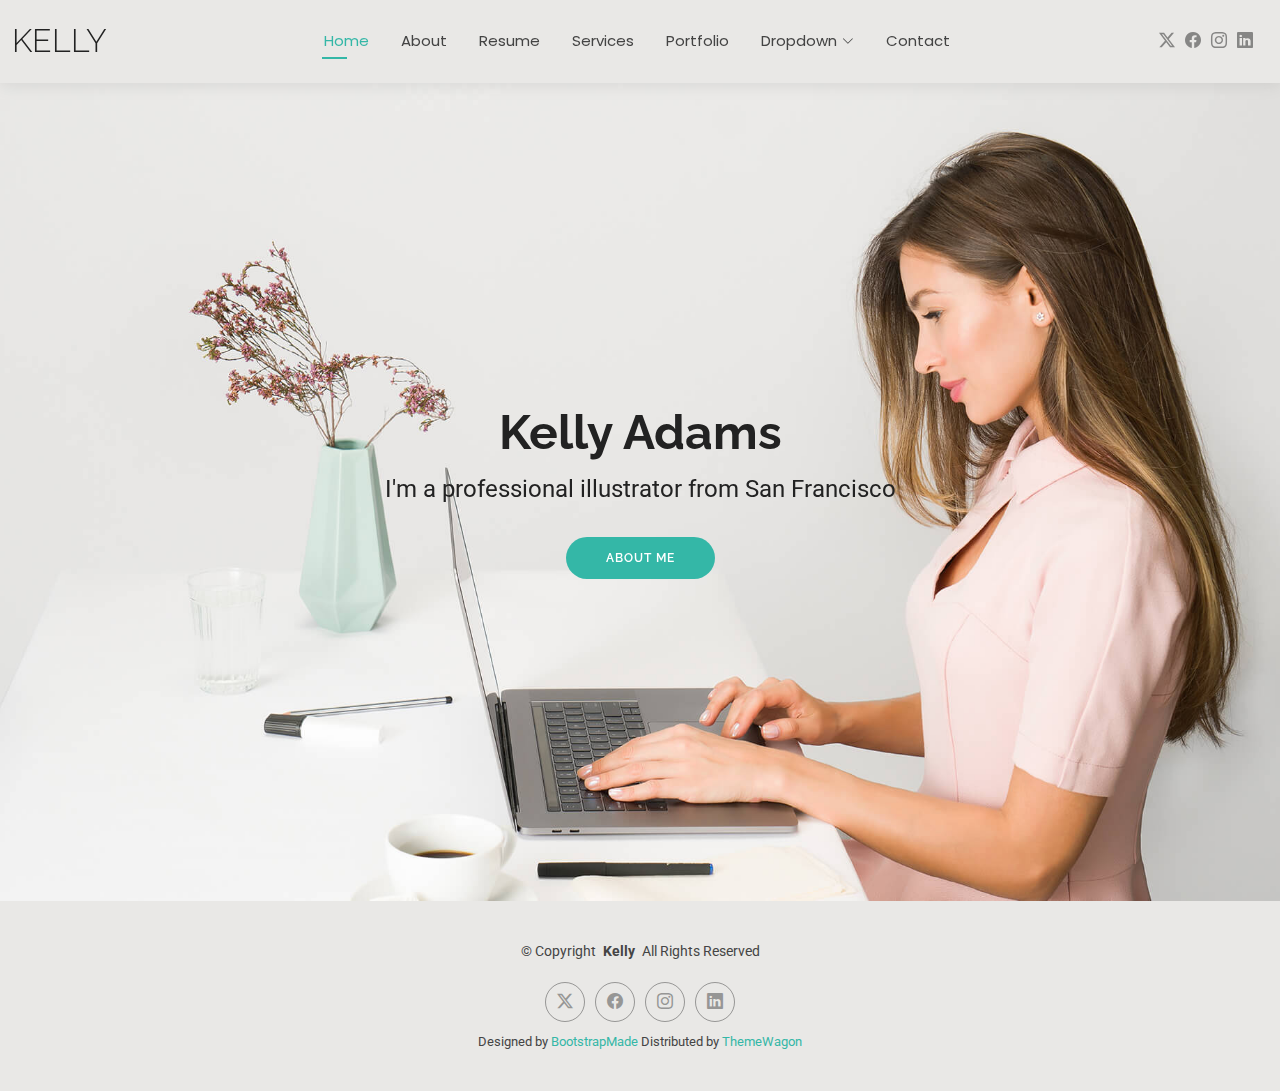
<file: index.html>
<!DOCTYPE html>
<html lang="en">

<head>
  <meta charset="utf-8">
  <meta content="width=device-width, initial-scale=1.0" name="viewport">
  <title>Index - Kelly Bootstrap Template</title>
  <meta name="description" content="">
  <meta name="keywords" content="">

  <!-- Favicons -->
  <link href="assets/img/favicon.png" rel="icon">
  <link href="assets/img/apple-touch-icon.png" rel="apple-touch-icon">

  <!-- Fonts -->
  <link href="https://fonts.googleapis.com" rel="preconnect">
  <link href="https://fonts.gstatic.com" rel="preconnect" crossorigin>
  <link href="https://fonts.googleapis.com/css2?family=Roboto:ital,wght@0,100;0,300;0,400;0,500;0,700;0,900;1,100;1,300;1,400;1,500;1,700;1,900&family=Poppins:ital,wght@0,100;0,200;0,300;0,400;0,500;0,600;0,700;0,800;0,900;1,100;1,200;1,300;1,400;1,500;1,600;1,700;1,800;1,900&family=Raleway:ital,wght@0,100;0,200;0,300;0,400;0,500;0,600;0,700;0,800;0,900;1,100;1,200;1,300;1,400;1,500;1,600;1,700;1,800;1,900&display=swap" rel="stylesheet">

  <!-- Vendor CSS Files -->
  <link href="assets/vendor/bootstrap/css/bootstrap.min.css" rel="stylesheet">
  <link href="assets/vendor/bootstrap-icons/bootstrap-icons.css" rel="stylesheet">
  <link href="assets/vendor/aos/aos.css" rel="stylesheet">
  <link href="assets/vendor/swiper/swiper-bundle.min.css" rel="stylesheet">
  <link href="assets/vendor/glightbox/css/glightbox.min.css" rel="stylesheet">

  <!-- Main CSS File -->
  <link href="assets/css/main.css" rel="stylesheet">

  <!-- =======================================================
  * Template Name: Kelly
  * Template URL: https://bootstrapmade.com/kelly-free-bootstrap-cv-resume-html-template/
  * Updated: Aug 07 2024 with Bootstrap v5.3.3
  * Author: BootstrapMade.com
  * License: https://bootstrapmade.com/license/
  ======================================================== -->
</head>

<body class="index-page">

  <header id="header" class="header d-flex align-items-center light-background sticky-top">
    <div class="container-fluid position-relative d-flex align-items-center justify-content-between">

      <a href="index.html" class="logo d-flex align-items-center me-auto me-xl-0">
        <!-- Uncomment the line below if you also wish to use an image logo -->
        <!-- <img src="assets/img/logo.png" alt=""> -->
        <h1 class="sitename">Kelly</h1>
      </a>

      <nav id="navmenu" class="navmenu">
        <ul>
          <li><a href="index.html" class="active">Home</a></li>
          <li><a href="about.html">About</a></li>
          <li><a href="resume.html">Resume</a></li>
          <li><a href="services.html">Services</a></li>
          <li><a href="portfolio.html">Portfolio</a></li>
          <li class="dropdown"><a href="#"><span>Dropdown</span> <i class="bi bi-chevron-down toggle-dropdown"></i></a>
            <ul>
              <li><a href="#">Dropdown 1</a></li>
              <li class="dropdown"><a href="#"><span>Deep Dropdown</span> <i class="bi bi-chevron-down toggle-dropdown"></i></a>
                <ul>
                  <li><a href="#">Deep Dropdown 1</a></li>
                  <li><a href="#">Deep Dropdown 2</a></li>
                  <li><a href="#">Deep Dropdown 3</a></li>
                  <li><a href="#">Deep Dropdown 4</a></li>
                  <li><a href="#">Deep Dropdown 5</a></li>
                </ul>
              </li>
              <li><a href="#">Dropdown 2</a></li>
              <li><a href="#">Dropdown 3</a></li>
              <li><a href="#">Dropdown 4</a></li>
            </ul>
          </li>
          <li><a href="contact.html">Contact</a></li>
        </ul>
        <i class="mobile-nav-toggle d-xl-none bi bi-list"></i>
      </nav>

      <div class="header-social-links">
        <a href="#" class="twitter"><i class="bi bi-twitter-x"></i></a>
        <a href="#" class="facebook"><i class="bi bi-facebook"></i></a>
        <a href="#" class="instagram"><i class="bi bi-instagram"></i></a>
        <a href="#" class="linkedin"><i class="bi bi-linkedin"></i></a>
      </div>

    </div>
  </header>

  <main class="main">

    <!-- Hero Section -->
    <section id="hero" class="hero section">

      <img src="assets/img/hero-bg.jpg" alt="" data-aos="fade-in">

      <div class="container text-center" data-aos="zoom-out" data-aos-delay="100">
        <div class="row justify-content-center">
          <div class="col-lg-8">
            <h2>Kelly Adams</h2>
            <p>I'm a professional illustrator from San Francisco</p>
            <a href="about.html" class="btn-get-started">About Me</a>
          </div>
        </div>
      </div>

    </section><!-- /Hero Section -->

  </main>

  <footer id="footer" class="footer light-background">

    <div class="container">
      <div class="copyright text-center ">
        <p>© <span>Copyright</span> <strong class="px-1 sitename">Kelly</strong> <span>All Rights Reserved<br></span></p>
      </div>
      <div class="social-links d-flex justify-content-center">
        <a href=""><i class="bi bi-twitter-x"></i></a>
        <a href=""><i class="bi bi-facebook"></i></a>
        <a href=""><i class="bi bi-instagram"></i></a>
        <a href=""><i class="bi bi-linkedin"></i></a>
      </div>
      <div class="credits">
        <!-- All the links in the footer should remain intact. -->
        <!-- You can delete the links only if you've purchased the pro version. -->
        <!-- Licensing information: https://bootstrapmade.com/license/ -->
        <!-- Purchase the pro version with working PHP/AJAX contact form: [buy-url] -->
        Designed by <a href="https://bootstrapmade.com/">BootstrapMade</a> Distributed by <a href=“https://themewagon.com>ThemeWagon
      </div>
    </div>

  </footer>

  <!-- Scroll Top -->
  <a href="#" id="scroll-top" class="scroll-top d-flex align-items-center justify-content-center"><i class="bi bi-arrow-up-short"></i></a>

  <!-- Preloader -->
  <div id="preloader"></div>

  <!-- Vendor JS Files -->
  <script src="assets/vendor/bootstrap/js/bootstrap.bundle.min.js"></script>
  <script src="assets/vendor/php-email-form/validate.js"></script>
  <script src="assets/vendor/aos/aos.js"></script>
  <script src="assets/vendor/waypoints/noframework.waypoints.js"></script>
  <script src="assets/vendor/purecounter/purecounter_vanilla.js"></script>
  <script src="assets/vendor/swiper/swiper-bundle.min.js"></script>
  <script src="assets/vendor/glightbox/js/glightbox.min.js"></script>
  <script src="assets/vendor/imagesloaded/imagesloaded.pkgd.min.js"></script>
  <script src="assets/vendor/isotope-layout/isotope.pkgd.min.js"></script>

  <!-- Main JS File -->
  <script src="assets/js/main.js"></script>

</body>

</html>
</file>
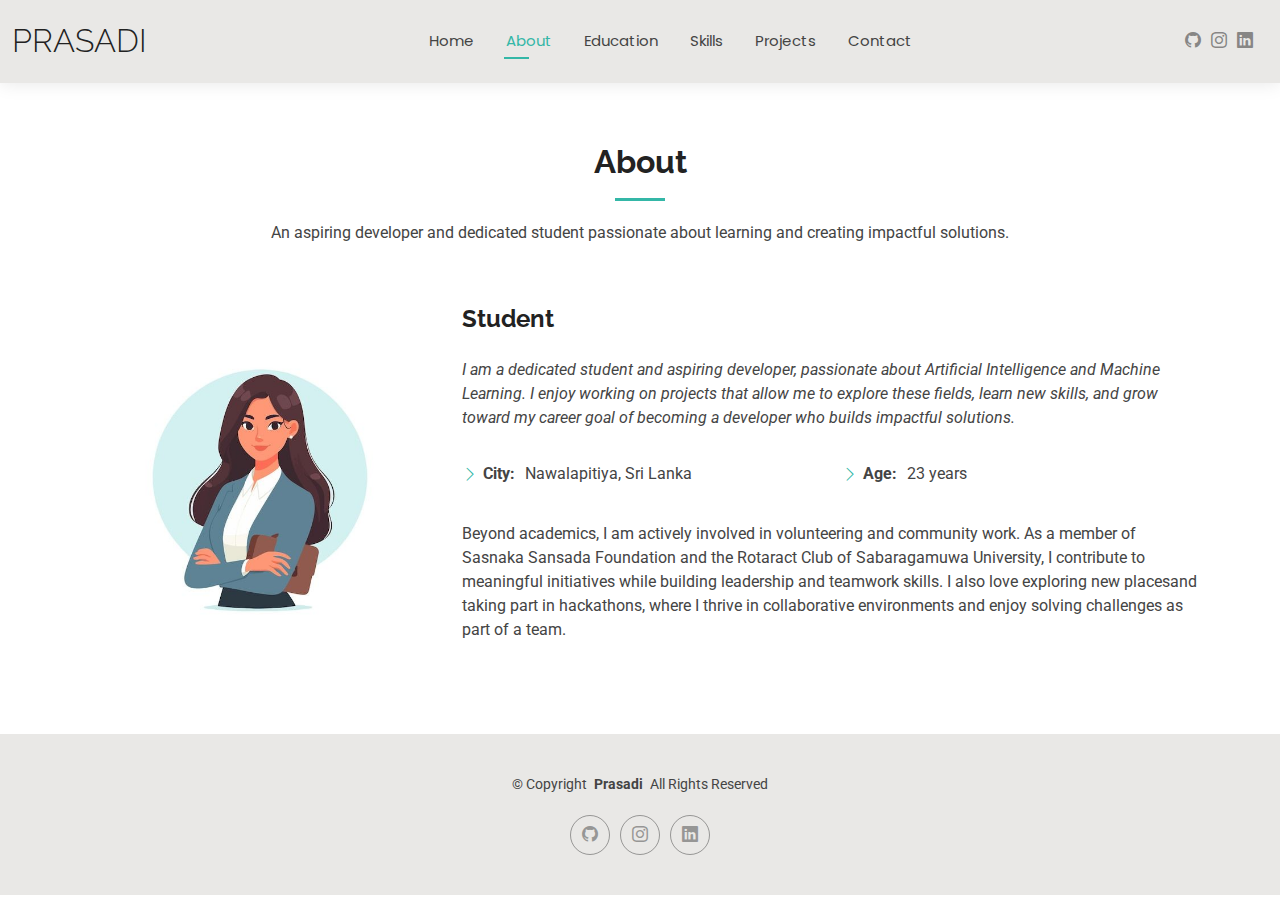
<file: about.html>
<!DOCTYPE html>
<html lang="en">

<head>
  <meta charset="utf-8">
  <meta content="width=device-width, initial-scale=1.0" name="viewport">
  <title>Portfolio</title>
  <meta name="description" content="Poornima Prasadini - Aspiring developer and dedicated student building creative web projects and sharing knowledge in tech.">
  <meta name="keywords" content="Poornima Prasadini, aspiring developer, student portfolio, web development, coding projects, tech student">


 
  <link href="https://fonts.googleapis.com" rel="preconnect">
  <link href="https://fonts.gstatic.com" rel="preconnect" crossorigin>
  <link href="https://fonts.googleapis.com/css2?family=Roboto:ital,wght@0,100;0,300;0,400;0,500;0,700;0,900;1,100;1,300;1,400;1,500;1,700;1,900&family=Poppins:ital,wght@0,100;0,200;0,300;0,400;0,500;0,600;0,700;0,800;0,900;1,100;1,200;1,300;1,400;1,500;1,600;1,700;1,800;1,900&family=Raleway:ital,wght@0,100;0,200;0,300;0,400;0,500;0,600;0,700;0,800;0,900;1,100;1,200;1,300;1,400;1,500;1,600;1,700;1,800;1,900&display=swap" rel="stylesheet">

  
  <link href="assets/vendor/bootstrap/css/bootstrap.min.css" rel="stylesheet">
  <link href="assets/vendor/bootstrap-icons/bootstrap-icons.css" rel="stylesheet">
  <link href="assets/vendor/aos/aos.css" rel="stylesheet">
  <link href="assets/vendor/swiper/swiper-bundle.min.css" rel="stylesheet">
  <link href="assets/vendor/glightbox/css/glightbox.min.css" rel="stylesheet">

  
  <link href="assets/css/main.css" rel="stylesheet">


</head>

<body class="about-page">

  <header id="header" class="header d-flex align-items-center light-background sticky-top">
    <div class="container-fluid position-relative d-flex align-items-center justify-content-between">

      <a href="index.html" class="logo d-flex align-items-center me-auto me-xl-0">
       
        <h1 class="sitename">Prasadi</h1>
      </a>

      <nav id="navmenu" class="navmenu">
        <ul>
          <li><a href="index.html">Home</a></li>
          <li><a href="about.html" class="active">About</a></li>
          <li><a href="resume.html">Education</a></li>
          <li><a href="services.html">Skills</a></li>
          <li><a href="portfolio.html">Projects</a></li>
          <li><a href="contact.html">Contact</a></li>
        </ul>
        <i class="mobile-nav-toggle d-xl-none bi bi-list"></i>
      </nav>

      <div class="header-social-links">
        <a href="https://github.com/poornima825" class="github"><i class="bi bi-github"></i></a>
        <a href="#https://www.instagram.com/hira.ya963?igsh=a2ZmdmUyZmVmMWRy" class="instagram"><i class="bi bi-instagram"></i></a>
        <a href="#www.linkedin.com/in/poornima-prasadini" class="linkedin"><i class="bi bi-linkedin"></i></a>
      </div>

    </div>
  </header>

  <main class="main">

    <!-- About Section -->
    <section id="about" class="about section">

      <!-- Section Title -->
      <div class="container section-title" data-aos="fade-up">
        <h2>About</h2>
        <p>An aspiring developer and dedicated student passionate about learning and creating impactful solutions.</p>
      </div><!-- End Section Title -->

      <div class="container" data-aos="fade-up" data-aos-delay="100">

        <div class="row gy-4 justify-content-center">
          <div class="col-lg-4">
            <img src="assets/img/profile.jpeg" class="img-fluid" alt="">
          </div>
          <div class="col-lg-8 content">
            <h2>Student</h2>
            <p class="fst-italic py-3">
              I am a dedicated student and aspiring developer, passionate about Artificial Intelligence and Machine Learning. 
              I enjoy working on projects that allow me to explore these fields, learn new skills, and grow toward my career 
              goal of becoming a developer who builds impactful solutions.
            </p>
            <div class="row">
              <div class="col-lg-6">
                <ul>
                  
                  <li><i class="bi bi-chevron-right"></i> <strong>City:</strong> <span>Nawalapitiya, Sri Lanka</span></li>
                </ul>
              </div>
              <div class="col-lg-6">
                <ul>
                  <li><i class="bi bi-chevron-right"></i> <strong>Age:</strong> <span>23 years</span></li>
                </ul>
              </div>
            </div>
            <p class="py-3">
             Beyond academics, I am actively involved in volunteering and community work. 
              As a member of Sasnaka Sansada Foundation and the Rotaract Club of Sabaragamuwa University, 
              I contribute to meaningful initiatives while building leadership and teamwork skills. 
              I also love exploring new placesand taking part in hackathons, where I thrive in collaborative environments and enjoy solving challenges as part of a team.
            </p>
          </div>
        </div>

      </div>

    </section><!-- /About Section -->


  </main>

  <footer id="footer" class="footer light-background">

    <div class="container">
      <div class="copyright text-center ">
        <p>© <span>Copyright</span> <strong class="px-1 sitename">Prasadi</strong> <span>All Rights Reserved<br></span></p>
      </div>
      <div class="social-links d-flex justify-content-center">
       <a href="https://github.com/poornima825" class="github"><i class="bi bi-github"></i></a>
        <a href="#https://www.instagram.com/hira.ya963?igsh=a2ZmdmUyZmVmMWRy" class="instagram"><i class="bi bi-instagram"></i></a>
        <a href="#www.linkedin.com/in/poornima-prasadini" class="linkedin"><i class="bi bi-linkedin"></i></a>
      </div>
    </div>

  </footer>

  <!-- Scroll Top -->
  <a href="#" id="scroll-top" class="scroll-top d-flex align-items-center justify-content-center"><i class="bi bi-arrow-up-short"></i></a>

  <!-- Preloader -->
  <div id="preloader"></div>

  <!-- Vendor JS Files -->
  <script src="assets/vendor/bootstrap/js/bootstrap.bundle.min.js"></script>
  <script src="assets/vendor/php-email-form/validate.js"></script>
  <script src="assets/vendor/aos/aos.js"></script>
  <script src="assets/vendor/waypoints/noframework.waypoints.js"></script>
  <script src="assets/vendor/purecounter/purecounter_vanilla.js"></script>
  <script src="assets/vendor/swiper/swiper-bundle.min.js"></script>
  <script src="assets/vendor/glightbox/js/glightbox.min.js"></script>
  <script src="assets/vendor/imagesloaded/imagesloaded.pkgd.min.js"></script>
  <script src="assets/vendor/isotope-layout/isotope.pkgd.min.js"></script>

  <!-- Main JS File -->
  <script src="assets/js/main.js"></script>

</body>

</html>
</file>
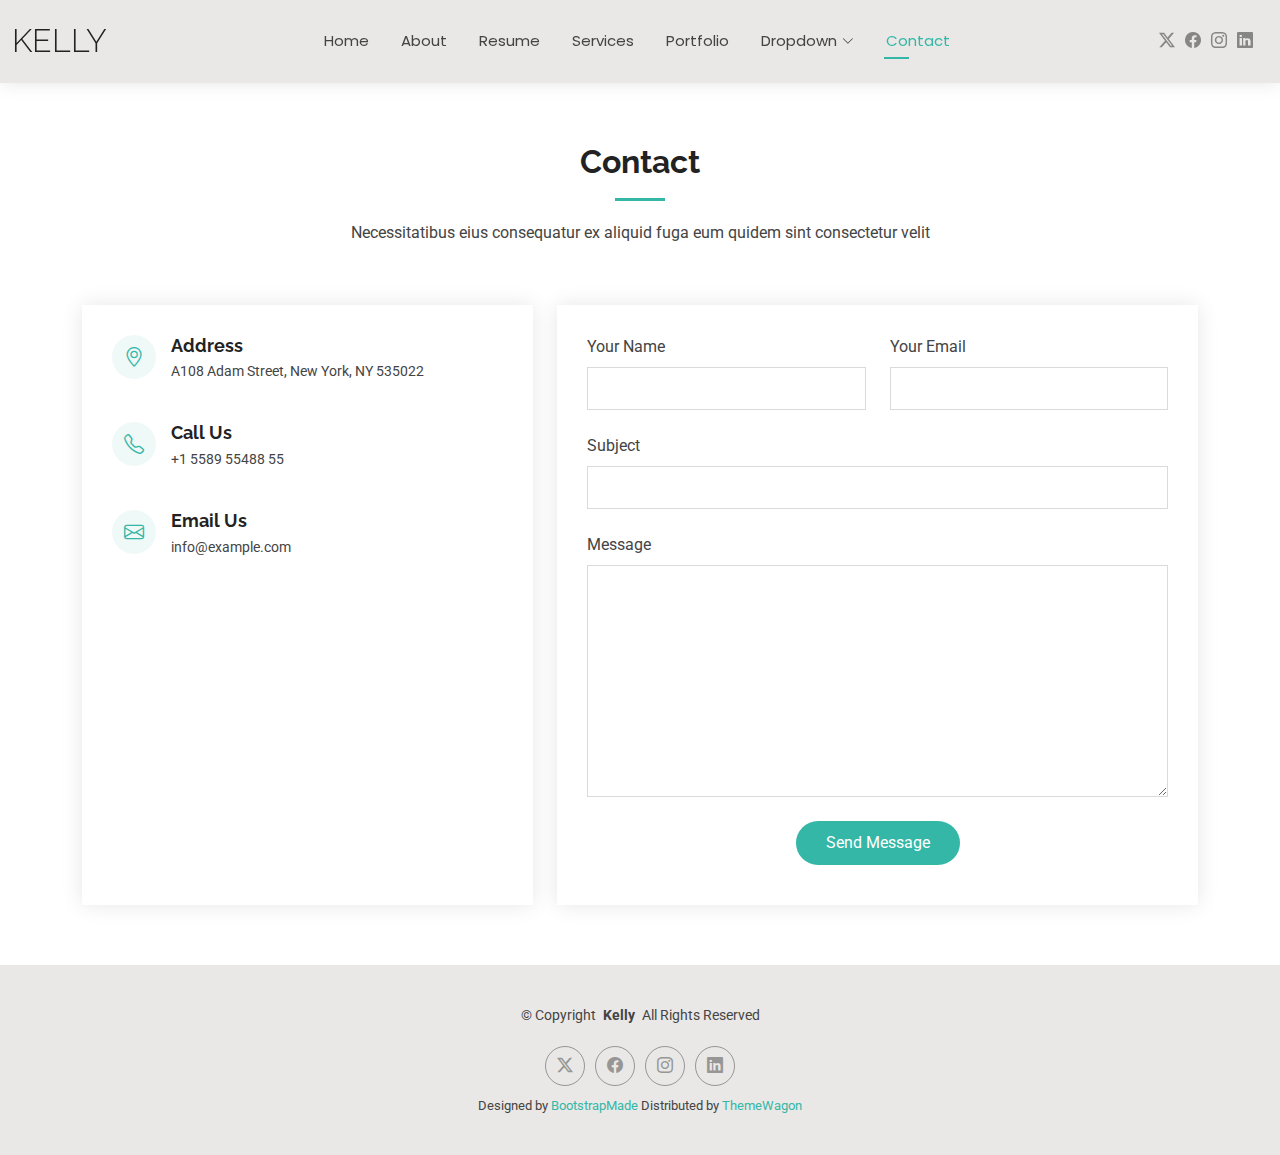
<file: contact.html>
<!DOCTYPE html>
<html lang="en">

<head>
  <meta charset="utf-8">
  <meta content="width=device-width, initial-scale=1.0" name="viewport">
  <title>Contact - Kelly Bootstrap Template</title>
  <meta name="description" content="">
  <meta name="keywords" content="">

  <!-- Favicons -->
  <link href="assets/img/favicon.png" rel="icon">
  <link href="assets/img/apple-touch-icon.png" rel="apple-touch-icon">

  <!-- Fonts -->
  <link href="https://fonts.googleapis.com" rel="preconnect">
  <link href="https://fonts.gstatic.com" rel="preconnect" crossorigin>
  <link href="https://fonts.googleapis.com/css2?family=Roboto:ital,wght@0,100;0,300;0,400;0,500;0,700;0,900;1,100;1,300;1,400;1,500;1,700;1,900&family=Poppins:ital,wght@0,100;0,200;0,300;0,400;0,500;0,600;0,700;0,800;0,900;1,100;1,200;1,300;1,400;1,500;1,600;1,700;1,800;1,900&family=Raleway:ital,wght@0,100;0,200;0,300;0,400;0,500;0,600;0,700;0,800;0,900;1,100;1,200;1,300;1,400;1,500;1,600;1,700;1,800;1,900&display=swap" rel="stylesheet">

  <!-- Vendor CSS Files -->
  <link href="assets/vendor/bootstrap/css/bootstrap.min.css" rel="stylesheet">
  <link href="assets/vendor/bootstrap-icons/bootstrap-icons.css" rel="stylesheet">
  <link href="assets/vendor/aos/aos.css" rel="stylesheet">
  <link href="assets/vendor/swiper/swiper-bundle.min.css" rel="stylesheet">
  <link href="assets/vendor/glightbox/css/glightbox.min.css" rel="stylesheet">

  <!-- Main CSS File -->
  <link href="assets/css/main.css" rel="stylesheet">

  <!-- =======================================================
  * Template Name: Kelly
  * Template URL: https://bootstrapmade.com/kelly-free-bootstrap-cv-resume-html-template/
  * Updated: Aug 07 2024 with Bootstrap v5.3.3
  * Author: BootstrapMade.com
  * License: https://bootstrapmade.com/license/
  ======================================================== -->
</head>

<body class="contact-page">

  <header id="header" class="header d-flex align-items-center light-background sticky-top">
    <div class="container-fluid position-relative d-flex align-items-center justify-content-between">

      <a href="index.html" class="logo d-flex align-items-center me-auto me-xl-0">
        <!-- Uncomment the line below if you also wish to use an image logo -->
        <!-- <img src="assets/img/logo.png" alt=""> -->
        <h1 class="sitename">Kelly</h1>
      </a>

      <nav id="navmenu" class="navmenu">
        <ul>
          <li><a href="index.html">Home</a></li>
          <li><a href="about.html">About</a></li>
          <li><a href="resume.html">Resume</a></li>
          <li><a href="services.html">Services</a></li>
          <li><a href="portfolio.html">Portfolio</a></li>
          <li class="dropdown"><a href="#"><span>Dropdown</span> <i class="bi bi-chevron-down toggle-dropdown"></i></a>
            <ul>
              <li><a href="#">Dropdown 1</a></li>
              <li class="dropdown"><a href="#"><span>Deep Dropdown</span> <i class="bi bi-chevron-down toggle-dropdown"></i></a>
                <ul>
                  <li><a href="#">Deep Dropdown 1</a></li>
                  <li><a href="#">Deep Dropdown 2</a></li>
                  <li><a href="#">Deep Dropdown 3</a></li>
                  <li><a href="#">Deep Dropdown 4</a></li>
                  <li><a href="#">Deep Dropdown 5</a></li>
                </ul>
              </li>
              <li><a href="#">Dropdown 2</a></li>
              <li><a href="#">Dropdown 3</a></li>
              <li><a href="#">Dropdown 4</a></li>
            </ul>
          </li>
          <li><a href="contact.html" class="active">Contact</a></li>
        </ul>
        <i class="mobile-nav-toggle d-xl-none bi bi-list"></i>
      </nav>

      <div class="header-social-links">
        <a href="#" class="twitter"><i class="bi bi-twitter-x"></i></a>
        <a href="#" class="facebook"><i class="bi bi-facebook"></i></a>
        <a href="#" class="instagram"><i class="bi bi-instagram"></i></a>
        <a href="#" class="linkedin"><i class="bi bi-linkedin"></i></a>
      </div>

    </div>
  </header>

  <main class="main">

    <!-- Contact Section -->
    <section id="contact" class="contact section">

      <!-- Section Title -->
      <div class="container section-title" data-aos="fade-up">
        <h2>Contact</h2>
        <p>Necessitatibus eius consequatur ex aliquid fuga eum quidem sint consectetur velit</p>
      </div><!-- End Section Title -->

      <div class="container" data-aos="fade-up" data-aos-delay="100">

        <div class="row gy-4">

          <div class="col-lg-5">

            <div class="info-wrap">
              <div class="info-item d-flex" data-aos="fade-up" data-aos-delay="200">
                <i class="bi bi-geo-alt flex-shrink-0"></i>
                <div>
                  <h3>Address</h3>
                  <p>A108 Adam Street, New York, NY 535022</p>
                </div>
              </div><!-- End Info Item -->

              <div class="info-item d-flex" data-aos="fade-up" data-aos-delay="300">
                <i class="bi bi-telephone flex-shrink-0"></i>
                <div>
                  <h3>Call Us</h3>
                  <p>+1 5589 55488 55</p>
                </div>
              </div><!-- End Info Item -->

              <div class="info-item d-flex" data-aos="fade-up" data-aos-delay="400">
                <i class="bi bi-envelope flex-shrink-0"></i>
                <div>
                  <h3>Email Us</h3>
                  <p>info@example.com</p>
                </div>
              </div><!-- End Info Item -->

              <iframe src="https://www.google.com/maps/embed?pb=!1m14!1m8!1m3!1d48389.78314118045!2d-74.006138!3d40.710059!3m2!1i1024!2i768!4f13.1!3m3!1m2!1s0x89c25a22a3bda30d%3A0xb89d1fe6bc499443!2sDowntown%20Conference%20Center!5e0!3m2!1sen!2sus!4v1676961268712!5m2!1sen!2sus" frameborder="0" style="border:0; width: 100%; height: 270px;" allowfullscreen="" loading="lazy" referrerpolicy="no-referrer-when-downgrade"></iframe>
            </div>
          </div>

          <div class="col-lg-7">
            <form action="forms/contact.php" method="post" class="php-email-form" data-aos="fade-up" data-aos-delay="200">
              <div class="row gy-4">

                <div class="col-md-6">
                  <label for="name-field" class="pb-2">Your Name</label>
                  <input type="text" name="name" id="name-field" class="form-control" required="">
                </div>

                <div class="col-md-6">
                  <label for="email-field" class="pb-2">Your Email</label>
                  <input type="email" class="form-control" name="email" id="email-field" required="">
                </div>

                <div class="col-md-12">
                  <label for="subject-field" class="pb-2">Subject</label>
                  <input type="text" class="form-control" name="subject" id="subject-field" required="">
                </div>

                <div class="col-md-12">
                  <label for="message-field" class="pb-2">Message</label>
                  <textarea class="form-control" name="message" rows="10" id="message-field" required=""></textarea>
                </div>

                <div class="col-md-12 text-center">
                  <div class="loading">Loading</div>
                  <div class="error-message"></div>
                  <div class="sent-message">Your message has been sent. Thank you!</div>

                  <button type="submit">Send Message</button>
                </div>

              </div>
            </form>
          </div><!-- End Contact Form -->

        </div>

      </div>

    </section><!-- /Contact Section -->

  </main>

  <footer id="footer" class="footer light-background">

    <div class="container">
      <div class="copyright text-center ">
        <p>© <span>Copyright</span> <strong class="px-1 sitename">Kelly</strong> <span>All Rights Reserved<br></span></p>
      </div>
      <div class="social-links d-flex justify-content-center">
        <a href=""><i class="bi bi-twitter-x"></i></a>
        <a href=""><i class="bi bi-facebook"></i></a>
        <a href=""><i class="bi bi-instagram"></i></a>
        <a href=""><i class="bi bi-linkedin"></i></a>
      </div>
      <div class="credits">
        <!-- All the links in the footer should remain intact. -->
        <!-- You can delete the links only if you've purchased the pro version. -->
        <!-- Licensing information: https://bootstrapmade.com/license/ -->
        <!-- Purchase the pro version with working PHP/AJAX contact form: [buy-url] -->
        Designed by <a href="https://bootstrapmade.com/">BootstrapMade</a> Distributed by <a href=“https://themewagon.com>ThemeWagon
      </div>
    </div>

  </footer>

  <!-- Scroll Top -->
  <a href="#" id="scroll-top" class="scroll-top d-flex align-items-center justify-content-center"><i class="bi bi-arrow-up-short"></i></a>

  <!-- Preloader -->
  <div id="preloader"></div>

  <!-- Vendor JS Files -->
  <script src="assets/vendor/bootstrap/js/bootstrap.bundle.min.js"></script>
  <script src="assets/vendor/php-email-form/validate.js"></script>
  <script src="assets/vendor/aos/aos.js"></script>
  <script src="assets/vendor/waypoints/noframework.waypoints.js"></script>
  <script src="assets/vendor/purecounter/purecounter_vanilla.js"></script>
  <script src="assets/vendor/swiper/swiper-bundle.min.js"></script>
  <script src="assets/vendor/glightbox/js/glightbox.min.js"></script>
  <script src="assets/vendor/imagesloaded/imagesloaded.pkgd.min.js"></script>
  <script src="assets/vendor/isotope-layout/isotope.pkgd.min.js"></script>

  <!-- Main JS File -->
  <script src="assets/js/main.js"></script>

</body>

</html>
</file>
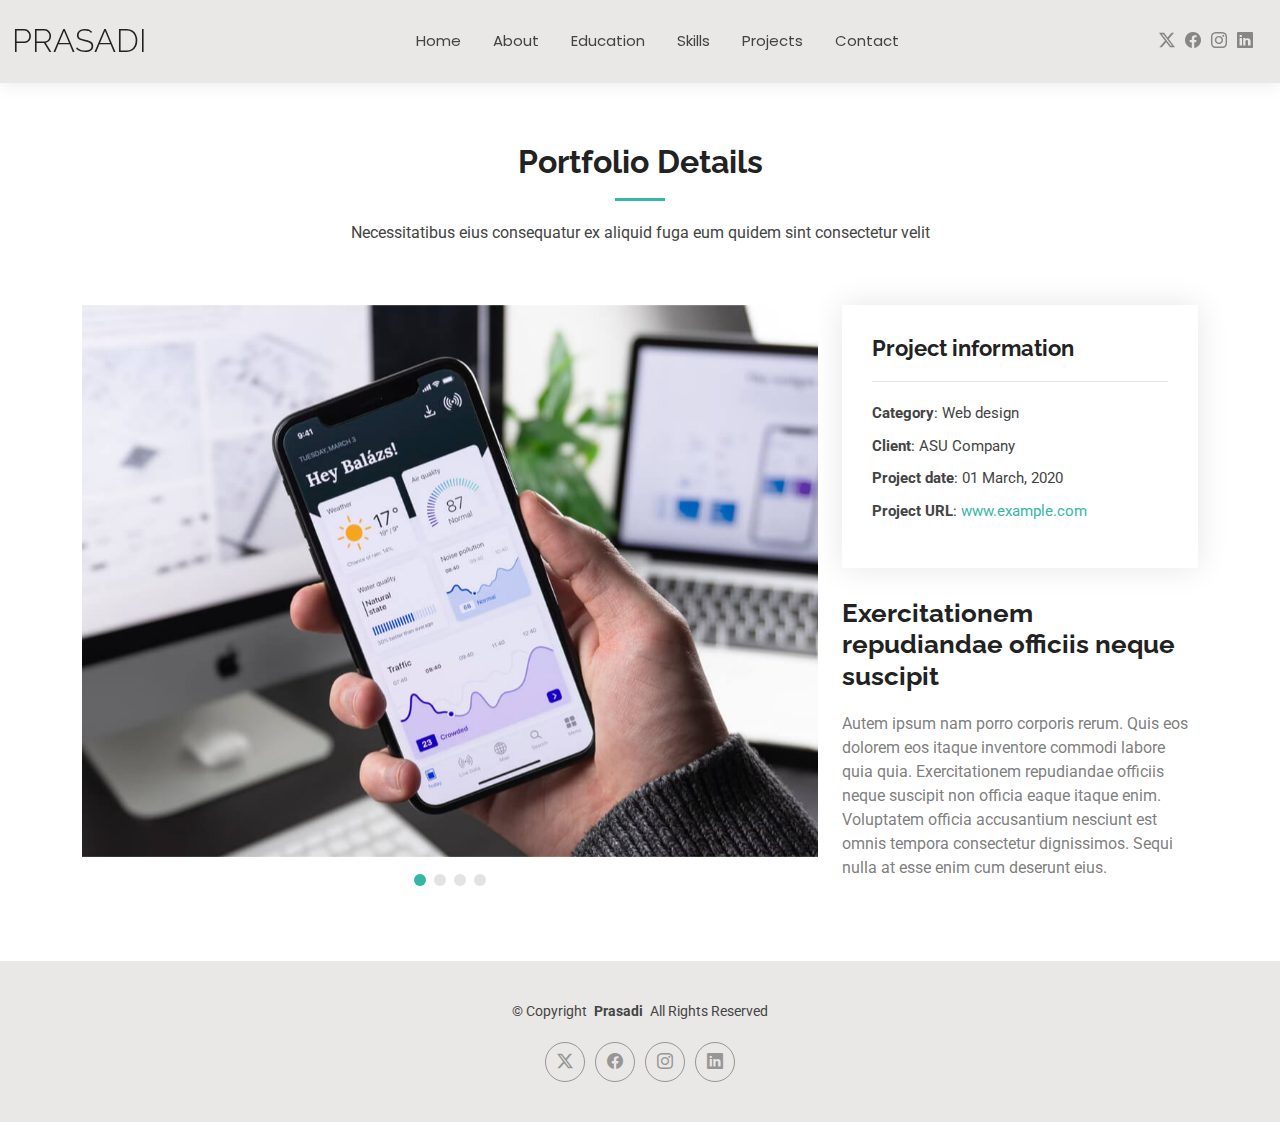
<file: portfolio-details.html>
<!DOCTYPE html>
<html lang="en">

<head>
  <meta charset="utf-8">
  <meta content="width=device-width, initial-scale=1.0" name="viewport">
  <title>Portfolio</title>
  <meta name="description" content="Poornima Prasadini - Aspiring developer and dedicated student building creative web projects and sharing knowledge in tech.">
  <meta name="keywords" content="Poornima Prasadini, aspiring developer, student portfolio, web development, coding projects, tech student">

  <!-- Favicons -->
  <link href="assets/img/favicon.png" rel="icon">
  <link href="assets/img/apple-touch-icon.png" rel="apple-touch-icon">

  <!-- Fonts -->
  <link href="https://fonts.googleapis.com" rel="preconnect">
  <link href="https://fonts.gstatic.com" rel="preconnect" crossorigin>
  <link href="https://fonts.googleapis.com/css2?family=Roboto:ital,wght@0,100;0,300;0,400;0,500;0,700;0,900;1,100;1,300;1,400;1,500;1,700;1,900&family=Poppins:ital,wght@0,100;0,200;0,300;0,400;0,500;0,600;0,700;0,800;0,900;1,100;1,200;1,300;1,400;1,500;1,600;1,700;1,800;1,900&family=Raleway:ital,wght@0,100;0,200;0,300;0,400;0,500;0,600;0,700;0,800;0,900;1,100;1,200;1,300;1,400;1,500;1,600;1,700;1,800;1,900&display=swap" rel="stylesheet">

  <!-- Vendor CSS Files -->
  <link href="assets/vendor/bootstrap/css/bootstrap.min.css" rel="stylesheet">
  <link href="assets/vendor/bootstrap-icons/bootstrap-icons.css" rel="stylesheet">
  <link href="assets/vendor/aos/aos.css" rel="stylesheet">
  <link href="assets/vendor/swiper/swiper-bundle.min.css" rel="stylesheet">
  <link href="assets/vendor/glightbox/css/glightbox.min.css" rel="stylesheet">

  <!-- Main CSS File -->
  <link href="assets/css/main.css" rel="stylesheet">

 
</head>

<body class="portfolio-details-page">

  <header id="header" class="header d-flex align-items-center light-background sticky-top">
    <div class="container-fluid position-relative d-flex align-items-center justify-content-between">

      <a href="index.html" class="logo d-flex align-items-center me-auto me-xl-0">
       
        <h1 class="sitename">Prasadi</h1>
      </a>

      <nav id="navmenu" class="navmenu">
        <ul>
          <li><a href="index.html">Home</a></li>
          <li><a href="about.html">About</a></li>
          <li><a href="resume.html">Education</a></li>
          <li><a href="services.html">Skills</a></li>
          <li><a href="portfolio.html">Projects</a></li>
          <li><a href="contact.html">Contact</a></li>
        </ul>
        <i class="mobile-nav-toggle d-xl-none bi bi-list"></i>
      </nav>

      <div class="header-social-links">
        <a href="#" class="twitter"><i class="bi bi-twitter-x"></i></a>
        <a href="#" class="facebook"><i class="bi bi-facebook"></i></a>
        <a href="#" class="instagram"><i class="bi bi-instagram"></i></a>
        <a href="#" class="linkedin"><i class="bi bi-linkedin"></i></a>
      </div>

    </div>
  </header>

  <main class="main">

    <!-- Portfolio Details Section -->
    <section id="portfolio-details" class="portfolio-details section">

      <!-- Section Title -->
      <div class="container section-title" data-aos="fade-up">
        <h2>Portfolio Details</h2>
        <p>Necessitatibus eius consequatur ex aliquid fuga eum quidem sint consectetur velit</p>
      </div><!-- End Section Title -->

      <div class="container" data-aos="fade-up" data-aos-delay="100">

        <div class="row gy-4">

          <div class="col-lg-8">
            <div class="portfolio-details-slider swiper init-swiper">

              <script type="application/json" class="swiper-config">
                {
                  "loop": true,
                  "speed": 600,
                  "autoplay": {
                    "delay": 5000
                  },
                  "slidesPerView": "auto",
                  "pagination": {
                    "el": ".swiper-pagination",
                    "type": "bullets",
                    "clickable": true
                  }
                }
              </script>

              <div class="swiper-wrapper align-items-center">

                <div class="swiper-slide">
                  <img src="assets/img/portfolio/app-1.jpg" alt="">
                </div>

                <div class="swiper-slide">
                  <img src="assets/img/portfolio/product-1.jpg" alt="">
                </div>

                <div class="swiper-slide">
                  <img src="assets/img/portfolio/branding-1.jpg" alt="">
                </div>

                <div class="swiper-slide">
                  <img src="assets/img/portfolio/books-1.jpg" alt="">
                </div>

              </div>
              <div class="swiper-pagination"></div>
            </div>
          </div>

          <div class="col-lg-4">
            <div class="portfolio-info" data-aos="fade-up" data-aos-delay="200">
              <h3>Project information</h3>
              <ul>
                <li><strong>Category</strong>: Web design</li>
                <li><strong>Client</strong>: ASU Company</li>
                <li><strong>Project date</strong>: 01 March, 2020</li>
                <li><strong>Project URL</strong>: <a href="#">www.example.com</a></li>
              </ul>
            </div>
            <div class="portfolio-description" data-aos="fade-up" data-aos-delay="300">
              <h2>Exercitationem repudiandae officiis neque suscipit</h2>
              <p>
                Autem ipsum nam porro corporis rerum. Quis eos dolorem eos itaque inventore commodi labore quia quia. Exercitationem repudiandae officiis neque suscipit non officia eaque itaque enim. Voluptatem officia accusantium nesciunt est omnis tempora consectetur dignissimos. Sequi nulla at esse enim cum deserunt eius.
              </p>
            </div>
          </div>

        </div>

      </div>

    </section><!-- /Portfolio Details Section -->

  </main>

  <footer id="footer" class="footer light-background">

    <div class="container">
      <div class="copyright text-center ">
        <p>© <span>Copyright</span> <strong class="px-1 sitename">Prasadi</strong> <span>All Rights Reserved<br></span></p>
      </div>
      <div class="social-links d-flex justify-content-center">
        <a href=""><i class="bi bi-twitter-x"></i></a>
        <a href=""><i class="bi bi-facebook"></i></a>
        <a href=""><i class="bi bi-instagram"></i></a>
        <a href=""><i class="bi bi-linkedin"></i></a>
      </div>
      
    </div>

  </footer>

  <!-- Scroll Top -->
  <a href="#" id="scroll-top" class="scroll-top d-flex align-items-center justify-content-center"><i class="bi bi-arrow-up-short"></i></a>

  <!-- Preloader -->
  <div id="preloader"></div>

  <!-- Vendor JS Files -->
  <script src="assets/vendor/bootstrap/js/bootstrap.bundle.min.js"></script>
  <script src="assets/vendor/php-email-form/validate.js"></script>
  <script src="assets/vendor/aos/aos.js"></script>
  <script src="assets/vendor/waypoints/noframework.waypoints.js"></script>
  <script src="assets/vendor/purecounter/purecounter_vanilla.js"></script>
  <script src="assets/vendor/swiper/swiper-bundle.min.js"></script>
  <script src="assets/vendor/glightbox/js/glightbox.min.js"></script>
  <script src="assets/vendor/imagesloaded/imagesloaded.pkgd.min.js"></script>
  <script src="assets/vendor/isotope-layout/isotope.pkgd.min.js"></script>

  <!-- Main JS File -->
  <script src="assets/js/main.js"></script>

</body>

</html>
</file>
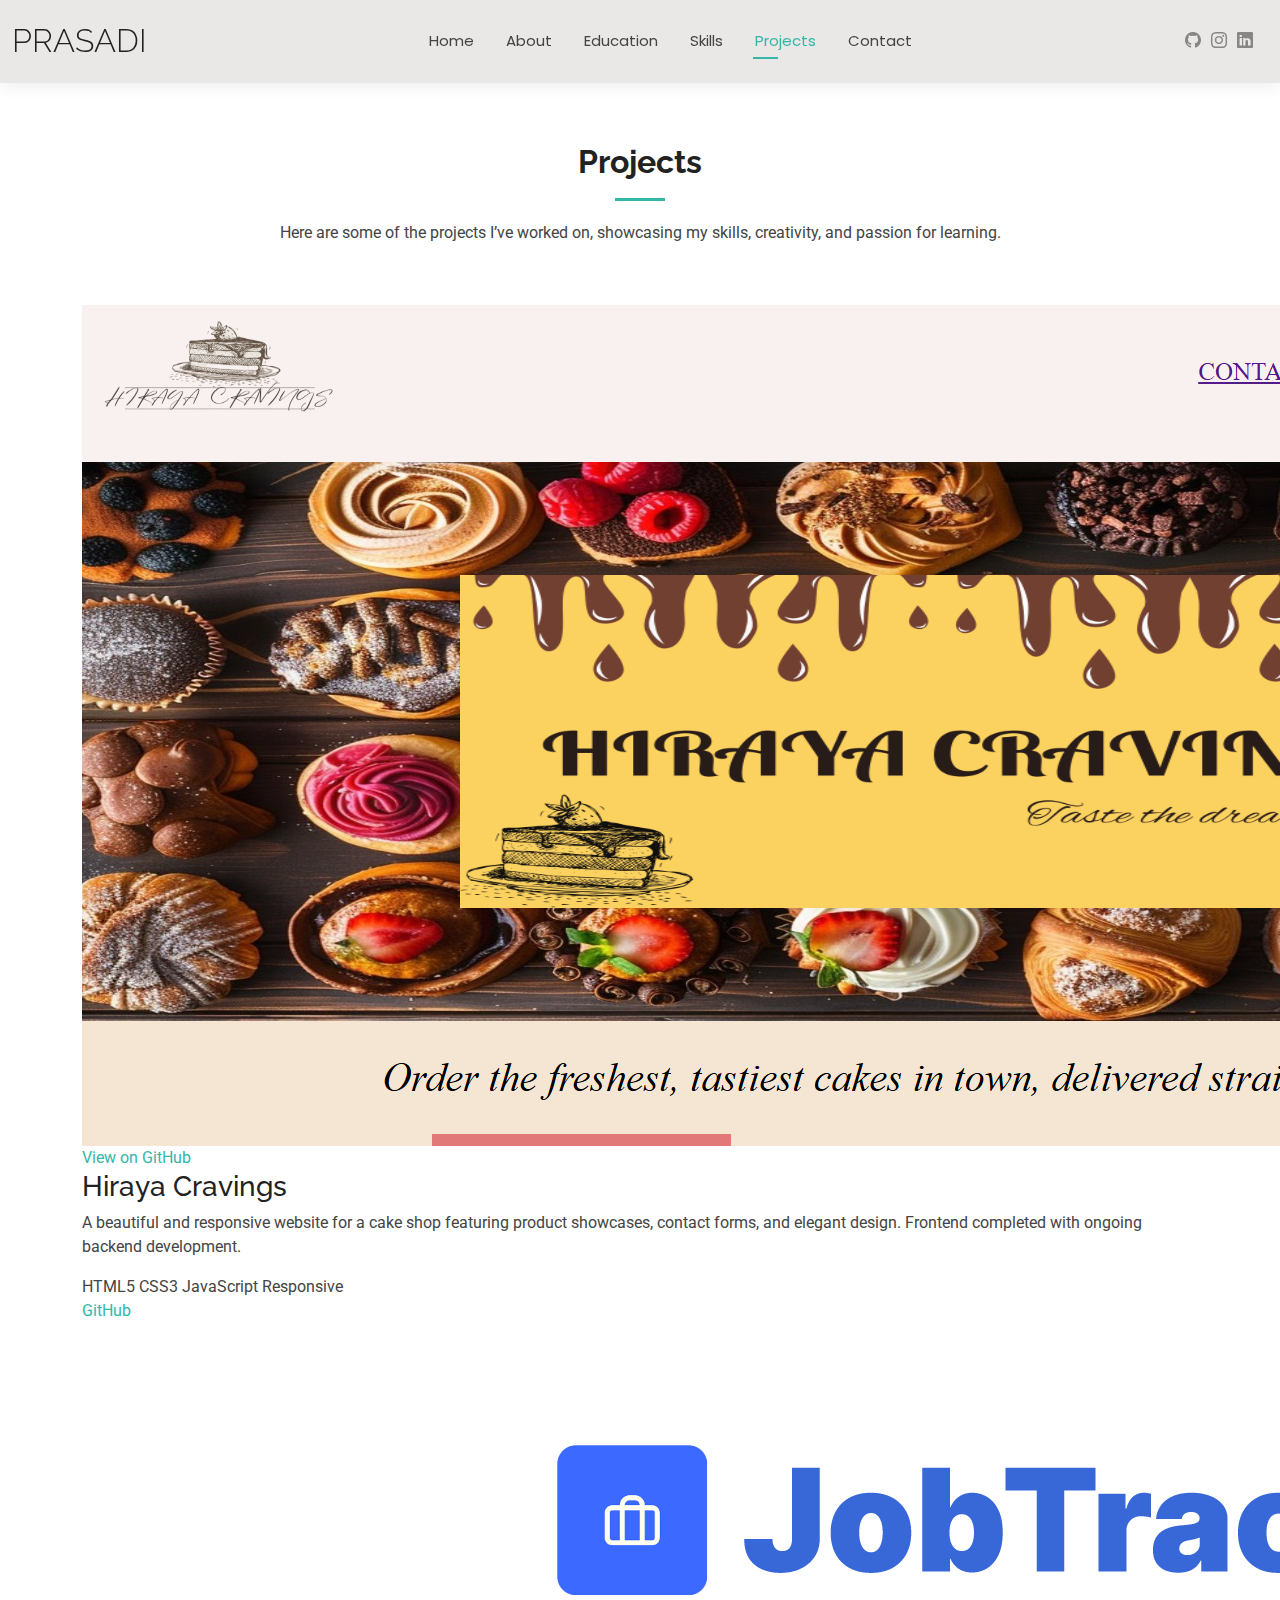
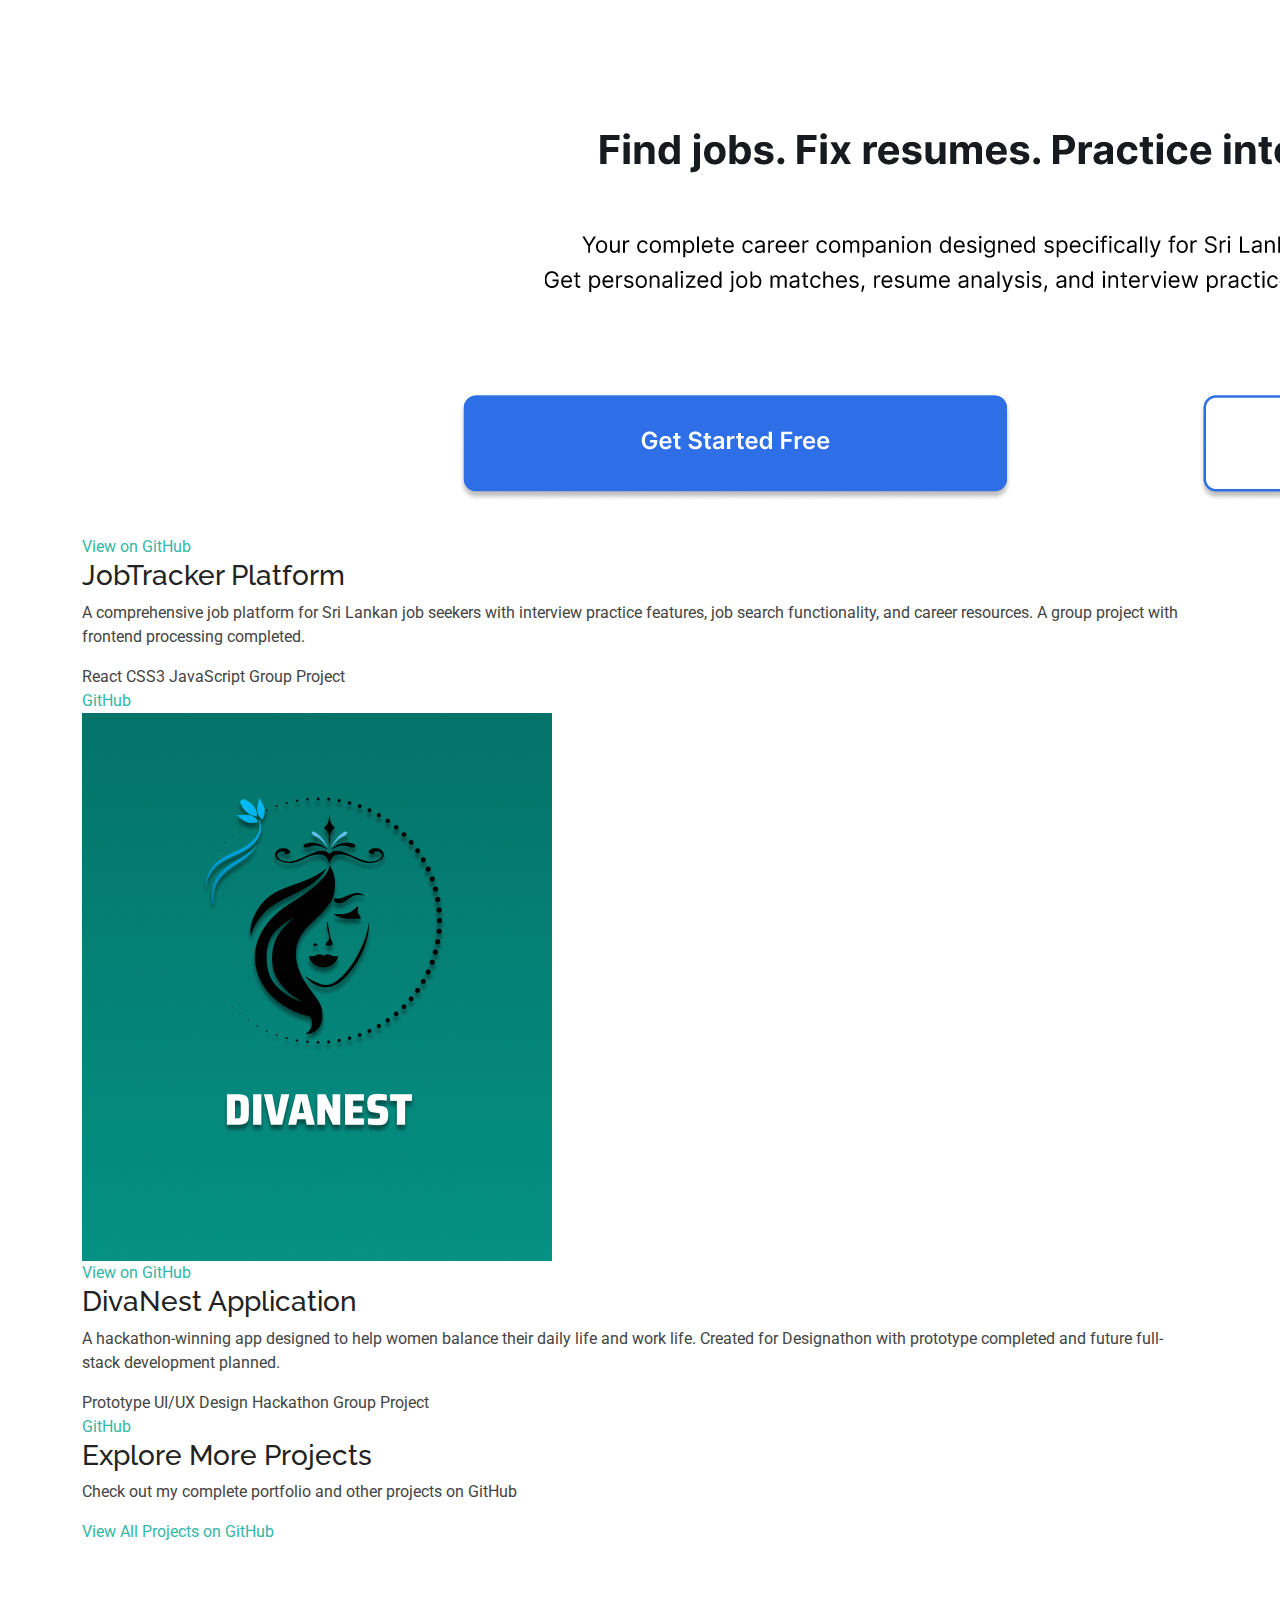
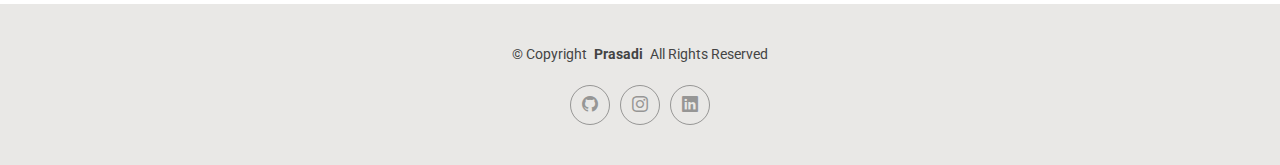
<file: portfolio.html>
<!DOCTYPE html>
<html lang="en">

<head>
  <meta charset="utf-8">
  <meta content="width=device-width, initial-scale=1.0" name="viewport">
  <title>Portfolio</title>
  <meta name="description" content="Poornima Prasadini - Aspiring developer and dedicated student building creative web projects and sharing knowledge in tech.">
  <meta name="keywords" content="Poornima Prasadini, aspiring developer, student portfolio, web development, coding projects, tech student">

  

  <!-- Fonts -->
  <link href="https://fonts.googleapis.com" rel="preconnect">
  <link href="https://fonts.gstatic.com" rel="preconnect" crossorigin>
  <link href="https://fonts.googleapis.com/css2?family=Roboto:ital,wght@0,100;0,300;0,400;0,500;0,700;0,900;1,100;1,300;1,400;1,500;1,700;1,900&family=Poppins:ital,wght@0,100;0,200;0,300;0,400;0,500;0,600;0,700;0,800;0,900;1,100;1,200;1,300;1,400;1,500;1,600;1,700;1,800;1,900&family=Raleway:ital,wght@0,100;0,200;0,300;0,400;0,500;0,600;0,700;0,800;0,900;1,100;1,200;1,300;1,400;1,500;1,600;1,700;1,800;1,900&display=swap" rel="stylesheet">

  <!-- Vendor CSS Files -->
  <link href="assets/vendor/bootstrap/css/bootstrap.min.css" rel="stylesheet">
  <link href="assets/vendor/bootstrap-icons/bootstrap-icons.css" rel="stylesheet">
  <link href="assets/vendor/aos/aos.css" rel="stylesheet">
  <link href="assets/vendor/swiper/swiper-bundle.min.css" rel="stylesheet">
  <link href="assets/vendor/glightbox/css/glightbox.min.css" rel="stylesheet">

  <!-- Main CSS File -->
  <link href="assets/css/main.css" rel="stylesheet">

 
</head>

<body class="portfolio-page">

  <header id="header" class="header d-flex align-items-center light-background sticky-top">
    <div class="container-fluid position-relative d-flex align-items-center justify-content-between">

      <a href="index.html" class="logo d-flex align-items-center me-auto me-xl-0">
        
        <h1 class="sitename">prasadi</h1>
      </a>

      <nav id="navmenu" class="navmenu">
        <ul>
          <li><a href="index.html">Home</a></li>
          <li><a href="about.html">About</a></li>
          <li><a href="resume.html">Education</a></li>
          <li><a href="services.html">Skills</a></li>
          <li><a href="portfolio.html" class="active">Projects</a></li>
          <li><a href="contact.html">Contact</a></li>
        </ul>
        <i class="mobile-nav-toggle d-xl-none bi bi-list"></i>
      </nav>

      <div class="header-social-links">
       <a href="https://github.com/poornima825" class="github"><i class="bi bi-github"></i></a>
        <a href="#https://www.instagram.com/hira.ya963?igsh=a2ZmdmUyZmVmMWRy" class="instagram"><i class="bi bi-instagram"></i></a>
        <a href="#www.linkedin.com/in/poornima-prasadini" class="linkedin"><i class="bi bi-linkedin"></i></a>
    </div>
  </header>

  <main class="main">

    <!-- Portfolio Section -->
    <section id="portfolio" class="portfolio section">

      <!-- Section Title -->
      <div class="container section-title" data-aos="fade-up">
        <h2>Projects</h2>
        <p>Here are some of the projects I’ve worked on, showcasing my skills, creativity, and passion for learning.</p>
      </div><!-- End Section Title -->
      <!-- Projects Grid -->
            <div class="container">
                <div class="projects-grid">
                    
                    <!-- Project 1 - Hiraya Cravings -->
                    <div class="project-card" onclick="window.open('https://github.com/yourusername/hiraya-cravings', '_blank')">
                        <div class="project-image">
                            <img src="assets/img/project1.png" alt="Hiraya Cravings Cake Shop">
                            <div class="project-overlay">
                                <a href="https://poornima825.github.io/HirayaCravings/" class="view-project" target="_blank">View on GitHub</a>
                            </div>
                        </div>
                        <div class="project-content">
                            <h3 class="project-title">Hiraya Cravings</h3>
                            <p class="project-description">A beautiful and responsive website for a cake shop featuring product showcases, 
                              contact forms, and elegant design. Frontend completed with ongoing backend development.</p>
                            <div class="project-tech">
                                <span class="tech-tag">HTML5</span>
                                <span class="tech-tag">CSS3</span>
                                <span class="tech-tag">JavaScript</span>
                                <span class="tech-tag">Responsive</span>
                            </div>
                            <div class="project-links">
                                <a href="https://github.com/poornima825/HirayaCravings" class="project-link github-link" target="_blank">GitHub</a>
                            </div>
                        </div>
                    </div>

                    <!-- Project 2 - Sri Lanka Job Seekers Platform -->
                    <div class="project-card" onclick="window.open('https://github.com/yourusername/srilanka-job-platform', '_blank')">
                        <div class="project-image">
                            <img src="assets/img/project2.png" alt="Sri Lanka Job Platform">
                            <div class="project-overlay">
                                <a href="https://github.com/Madhu20021111/Job_Tracker?tab=readme-ov-file" class="view-project" target="_blank">View on GitHub</a>
                            </div>
                        </div>
                        <div class="project-content">
                            <h3 class="project-title">JobTracker Platform</h3>
                            <p class="project-description">A comprehensive job platform for Sri Lankan job seekers with 
                              interview practice features, job search functionality, and career resources.
                              A group project with frontend processing completed.</p>
                            <div class="project-tech">
                                <span class="tech-tag">React</span>
                                <span class="tech-tag">CSS3</span>
                                <span class="tech-tag">JavaScript</span>
                                <span class="tech-tag">Group Project</span>
                            </div>
                            <div class="project-links">
                                <a href="https://github.com/Madhu20021111/Job_Tracker?tab=readme-ov-file" class="project-link github-link" target="_blank">GitHub</a>
                            </div>
                        </div>
                    </div>

                    <!-- Project 3 - DivaNest -->
                    <div class="project-card" onclick="window.open('https://github.com/poornima825/DivaNest', '_blank')">
                        <div class="project-image">
                            <img src="assets/img/project3.png" alt="DivaNest App">
                            <div class="project-overlay">
                                <a href="https://github.com/poornima825/DivaNest" class="view-project" target="_blank">View on GitHub</a>
                            </div>
                        </div>
                        <div class="project-content">
                            <h3 class="project-title">DivaNest Application</h3>
                            <p class="project-description">A hackathon-winning app designed to help women 
                              balance their daily life and work life. Created for Designathon with prototype 
                              completed and future full-stack development planned.</p>
                            <div class="project-tech">
                                <span class="tech-tag">Prototype</span>
                                <span class="tech-tag">UI/UX Design</span>
                                <span class="tech-tag">Hackathon</span>
                                <span class="tech-tag">Group Project</span>
                            </div>
                            <div class="project-links">
                                <a href="https://github.com/poornima825/DivaNest" class="project-link github-link" target="_blank">GitHub</a>
                          
                            </div>
                        </div>
                    </div>

                </div>
                
                <!-- Portfolio GitHub Section -->
                <div class="portfolio-git-section">
                    <h3>Explore More Projects</h3>
                    <p>Check out my complete portfolio and other projects on GitHub</p>
                    <a href="https://github.com/poornima825" class="git-button" target="_blank">View All Projects on GitHub</a>
                </div>
            </div>
        </section>

    </section>

  </main>

  <footer id="footer" class="footer light-background">

    <div class="container">
      <div class="copyright text-center ">
        <p>© <span>Copyright</span> <strong class="px-1 sitename">Prasadi</strong> <span>All Rights Reserved<br></span></p>
      </div>
      <div class="social-links d-flex justify-content-center">
        <a href="https://github.com/poornima825" class="github"><i class="bi bi-github"></i></a>
        <a href="#https://www.instagram.com/hira.ya963?igsh=a2ZmdmUyZmVmMWRy" class="instagram"><i class="bi bi-instagram"></i></a>
        <a href="#www.linkedin.com/in/poornima-prasadini" class="linkedin"><i class="bi bi-linkedin"></i></a>
      </div>
    </div>

  </footer>
<script>
        // Add smooth hover effects
        document.querySelectorAll('.project-card').forEach(card => {
            card.addEventListener('mouseenter', function() {
                this.style.transform = 'translateY(-10px)';
            });
            
            card.addEventListener('mouseleave', function() {
                this.style.transform = 'translateY(0)';
            });
        });

        // Prevent link propagation when clicking on individual links
        document.querySelectorAll('.project-link').forEach(link => {
            link.addEventListener('click', function(e) {
                e.stopPropagation();
            });
        });
    </script>

  <!-- Scroll Top -->
  <a href="#" id="scroll-top" class="scroll-top d-flex align-items-center justify-content-center"><i class="bi bi-arrow-up-short"></i></a>

  <!-- Preloader -->
  <div id="preloader"></div>

  <!-- Vendor JS Files -->
  <script src="assets/vendor/bootstrap/js/bootstrap.bundle.min.js"></script>
  <script src="assets/vendor/php-email-form/validate.js"></script>
  <script src="assets/vendor/aos/aos.js"></script>
  <script src="assets/vendor/waypoints/noframework.waypoints.js"></script>
  <script src="assets/vendor/purecounter/purecounter_vanilla.js"></script>
  <script src="assets/vendor/swiper/swiper-bundle.min.js"></script>
  <script src="assets/vendor/glightbox/js/glightbox.min.js"></script>
  <script src="assets/vendor/imagesloaded/imagesloaded.pkgd.min.js"></script>
  <script src="assets/vendor/isotope-layout/isotope.pkgd.min.js"></script>

  <!-- Main JS File -->
  <script src="assets/js/main.js"></script>

</body>

</html>
</file>
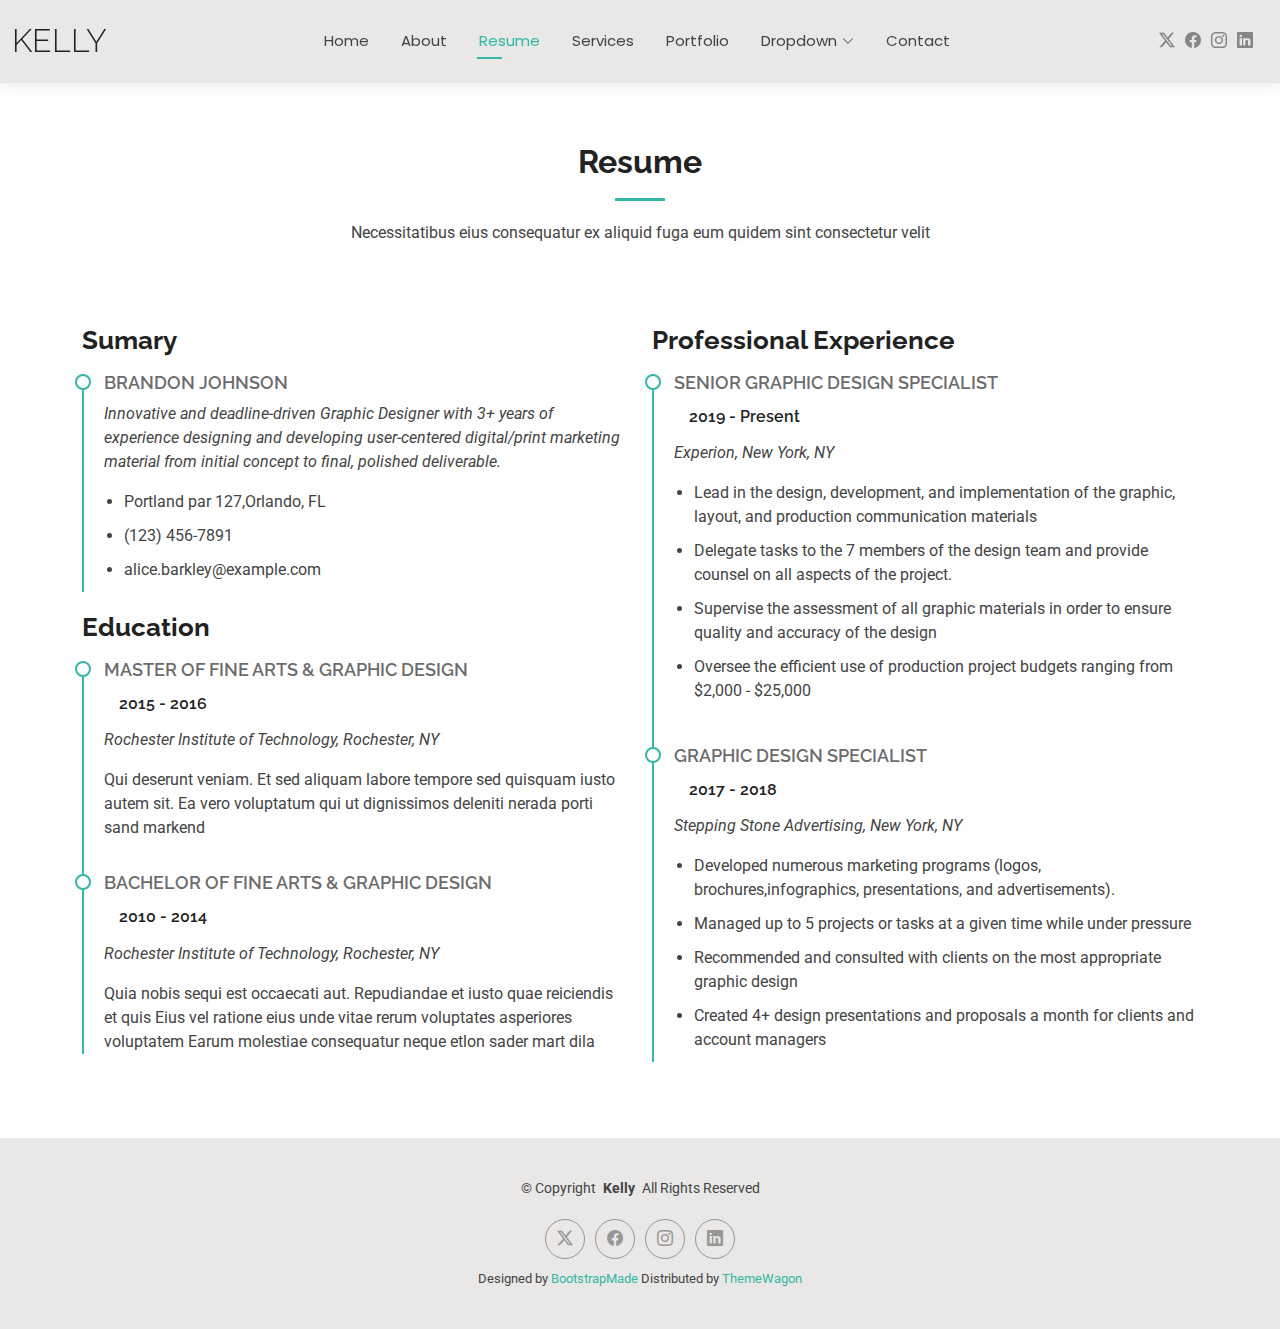
<file: resume.html>
<!DOCTYPE html>
<html lang="en">

<head>
  <meta charset="utf-8">
  <meta content="width=device-width, initial-scale=1.0" name="viewport">
  <title>Resume - Kelly Bootstrap Template</title>
  <meta name="description" content="">
  <meta name="keywords" content="">

  <!-- Favicons -->
  <link href="assets/img/favicon.png" rel="icon">
  <link href="assets/img/apple-touch-icon.png" rel="apple-touch-icon">

  <!-- Fonts -->
  <link href="https://fonts.googleapis.com" rel="preconnect">
  <link href="https://fonts.gstatic.com" rel="preconnect" crossorigin>
  <link href="https://fonts.googleapis.com/css2?family=Roboto:ital,wght@0,100;0,300;0,400;0,500;0,700;0,900;1,100;1,300;1,400;1,500;1,700;1,900&family=Poppins:ital,wght@0,100;0,200;0,300;0,400;0,500;0,600;0,700;0,800;0,900;1,100;1,200;1,300;1,400;1,500;1,600;1,700;1,800;1,900&family=Raleway:ital,wght@0,100;0,200;0,300;0,400;0,500;0,600;0,700;0,800;0,900;1,100;1,200;1,300;1,400;1,500;1,600;1,700;1,800;1,900&display=swap" rel="stylesheet">

  <!-- Vendor CSS Files -->
  <link href="assets/vendor/bootstrap/css/bootstrap.min.css" rel="stylesheet">
  <link href="assets/vendor/bootstrap-icons/bootstrap-icons.css" rel="stylesheet">
  <link href="assets/vendor/aos/aos.css" rel="stylesheet">
  <link href="assets/vendor/swiper/swiper-bundle.min.css" rel="stylesheet">
  <link href="assets/vendor/glightbox/css/glightbox.min.css" rel="stylesheet">

  <!-- Main CSS File -->
  <link href="assets/css/main.css" rel="stylesheet">

  <!-- =======================================================
  * Template Name: Kelly
  * Template URL: https://bootstrapmade.com/kelly-free-bootstrap-cv-resume-html-template/
  * Updated: Aug 07 2024 with Bootstrap v5.3.3
  * Author: BootstrapMade.com
  * License: https://bootstrapmade.com/license/
  ======================================================== -->
</head>

<body class="resume-page">

  <header id="header" class="header d-flex align-items-center light-background sticky-top">
    <div class="container-fluid position-relative d-flex align-items-center justify-content-between">

      <a href="index.html" class="logo d-flex align-items-center me-auto me-xl-0">
        <!-- Uncomment the line below if you also wish to use an image logo -->
        <!-- <img src="assets/img/logo.png" alt=""> -->
        <h1 class="sitename">Kelly</h1>
      </a>

      <nav id="navmenu" class="navmenu">
        <ul>
          <li><a href="index.html">Home</a></li>
          <li><a href="about.html">About</a></li>
          <li><a href="resume.html" class="active">Resume</a></li>
          <li><a href="services.html">Services</a></li>
          <li><a href="portfolio.html">Portfolio</a></li>
          <li class="dropdown"><a href="#"><span>Dropdown</span> <i class="bi bi-chevron-down toggle-dropdown"></i></a>
            <ul>
              <li><a href="#">Dropdown 1</a></li>
              <li class="dropdown"><a href="#"><span>Deep Dropdown</span> <i class="bi bi-chevron-down toggle-dropdown"></i></a>
                <ul>
                  <li><a href="#">Deep Dropdown 1</a></li>
                  <li><a href="#">Deep Dropdown 2</a></li>
                  <li><a href="#">Deep Dropdown 3</a></li>
                  <li><a href="#">Deep Dropdown 4</a></li>
                  <li><a href="#">Deep Dropdown 5</a></li>
                </ul>
              </li>
              <li><a href="#">Dropdown 2</a></li>
              <li><a href="#">Dropdown 3</a></li>
              <li><a href="#">Dropdown 4</a></li>
            </ul>
          </li>
          <li><a href="contact.html">Contact</a></li>
        </ul>
        <i class="mobile-nav-toggle d-xl-none bi bi-list"></i>
      </nav>

      <div class="header-social-links">
        <a href="#" class="twitter"><i class="bi bi-twitter-x"></i></a>
        <a href="#" class="facebook"><i class="bi bi-facebook"></i></a>
        <a href="#" class="instagram"><i class="bi bi-instagram"></i></a>
        <a href="#" class="linkedin"><i class="bi bi-linkedin"></i></a>
      </div>

    </div>
  </header>

  <main class="main">

    <!-- Resume Section -->
    <section id="resume" class="resume section">

      <!-- Section Title -->
      <div class="container section-title" data-aos="fade-up">
        <h2>Resume</h2>
        <p>Necessitatibus eius consequatur ex aliquid fuga eum quidem sint consectetur velit</p>
      </div><!-- End Section Title -->

      <div class="container">

        <div class="row">

          <div class="col-lg-6" data-aos="fade-up" data-aos-delay="100">
            <h3 class="resume-title">Sumary</h3>

            <div class="resume-item pb-0">
              <h4>Brandon Johnson</h4>
              <p><em>Innovative and deadline-driven Graphic Designer with 3+ years of experience designing and developing user-centered digital/print marketing material from initial concept to final, polished deliverable.</em></p>
              <ul>
                <li>Portland par 127,Orlando, FL</li>
                <li>(123) 456-7891</li>
                <li>alice.barkley@example.com</li>
              </ul>
            </div><!-- Edn Resume Item -->

            <h3 class="resume-title">Education</h3>
            <div class="resume-item">
              <h4>Master of Fine Arts &amp; Graphic Design</h4>
              <h5>2015 - 2016</h5>
              <p><em>Rochester Institute of Technology, Rochester, NY</em></p>
              <p>Qui deserunt veniam. Et sed aliquam labore tempore sed quisquam iusto autem sit. Ea vero voluptatum qui ut dignissimos deleniti nerada porti sand markend</p>
            </div><!-- Edn Resume Item -->

            <div class="resume-item">
              <h4>Bachelor of Fine Arts &amp; Graphic Design</h4>
              <h5>2010 - 2014</h5>
              <p><em>Rochester Institute of Technology, Rochester, NY</em></p>
              <p>Quia nobis sequi est occaecati aut. Repudiandae et iusto quae reiciendis et quis Eius vel ratione eius unde vitae rerum voluptates asperiores voluptatem Earum molestiae consequatur neque etlon sader mart dila</p>
            </div><!-- Edn Resume Item -->

          </div>

          <div class="col-lg-6" data-aos="fade-up" data-aos-delay="200">
            <h3 class="resume-title">Professional Experience</h3>
            <div class="resume-item">
              <h4>Senior graphic design specialist</h4>
              <h5>2019 - Present</h5>
              <p><em>Experion, New York, NY </em></p>
              <ul>
                <li>Lead in the design, development, and implementation of the graphic, layout, and production communication materials</li>
                <li>Delegate tasks to the 7 members of the design team and provide counsel on all aspects of the project. </li>
                <li>Supervise the assessment of all graphic materials in order to ensure quality and accuracy of the design</li>
                <li>Oversee the efficient use of production project budgets ranging from $2,000 - $25,000</li>
              </ul>
            </div><!-- Edn Resume Item -->

            <div class="resume-item">
              <h4>Graphic design specialist</h4>
              <h5>2017 - 2018</h5>
              <p><em>Stepping Stone Advertising, New York, NY</em></p>
              <ul>
                <li>Developed numerous marketing programs (logos, brochures,infographics, presentations, and advertisements).</li>
                <li>Managed up to 5 projects or tasks at a given time while under pressure</li>
                <li>Recommended and consulted with clients on the most appropriate graphic design</li>
                <li>Created 4+ design presentations and proposals a month for clients and account managers</li>
              </ul>
            </div><!-- Edn Resume Item -->

          </div>

        </div>

      </div>

    </section><!-- /Resume Section -->

  </main>

  <footer id="footer" class="footer light-background">

    <div class="container">
      <div class="copyright text-center ">
        <p>© <span>Copyright</span> <strong class="px-1 sitename">Kelly</strong> <span>All Rights Reserved<br></span></p>
      </div>
      <div class="social-links d-flex justify-content-center">
        <a href=""><i class="bi bi-twitter-x"></i></a>
        <a href=""><i class="bi bi-facebook"></i></a>
        <a href=""><i class="bi bi-instagram"></i></a>
        <a href=""><i class="bi bi-linkedin"></i></a>
      </div>
      <div class="credits">
        <!-- All the links in the footer should remain intact. -->
        <!-- You can delete the links only if you've purchased the pro version. -->
        <!-- Licensing information: https://bootstrapmade.com/license/ -->
        <!-- Purchase the pro version with working PHP/AJAX contact form: [buy-url] -->
        Designed by <a href="https://bootstrapmade.com/">BootstrapMade</a> Distributed by <a href=“https://themewagon.com>ThemeWagon
      </div>
    </div>

  </footer>

  <!-- Scroll Top -->
  <a href="#" id="scroll-top" class="scroll-top d-flex align-items-center justify-content-center"><i class="bi bi-arrow-up-short"></i></a>

  <!-- Preloader -->
  <div id="preloader"></div>

  <!-- Vendor JS Files -->
  <script src="assets/vendor/bootstrap/js/bootstrap.bundle.min.js"></script>
  <script src="assets/vendor/php-email-form/validate.js"></script>
  <script src="assets/vendor/aos/aos.js"></script>
  <script src="assets/vendor/waypoints/noframework.waypoints.js"></script>
  <script src="assets/vendor/purecounter/purecounter_vanilla.js"></script>
  <script src="assets/vendor/swiper/swiper-bundle.min.js"></script>
  <script src="assets/vendor/glightbox/js/glightbox.min.js"></script>
  <script src="assets/vendor/imagesloaded/imagesloaded.pkgd.min.js"></script>
  <script src="assets/vendor/isotope-layout/isotope.pkgd.min.js"></script>

  <!-- Main JS File -->
  <script src="assets/js/main.js"></script>

</body>

</html>
</file>
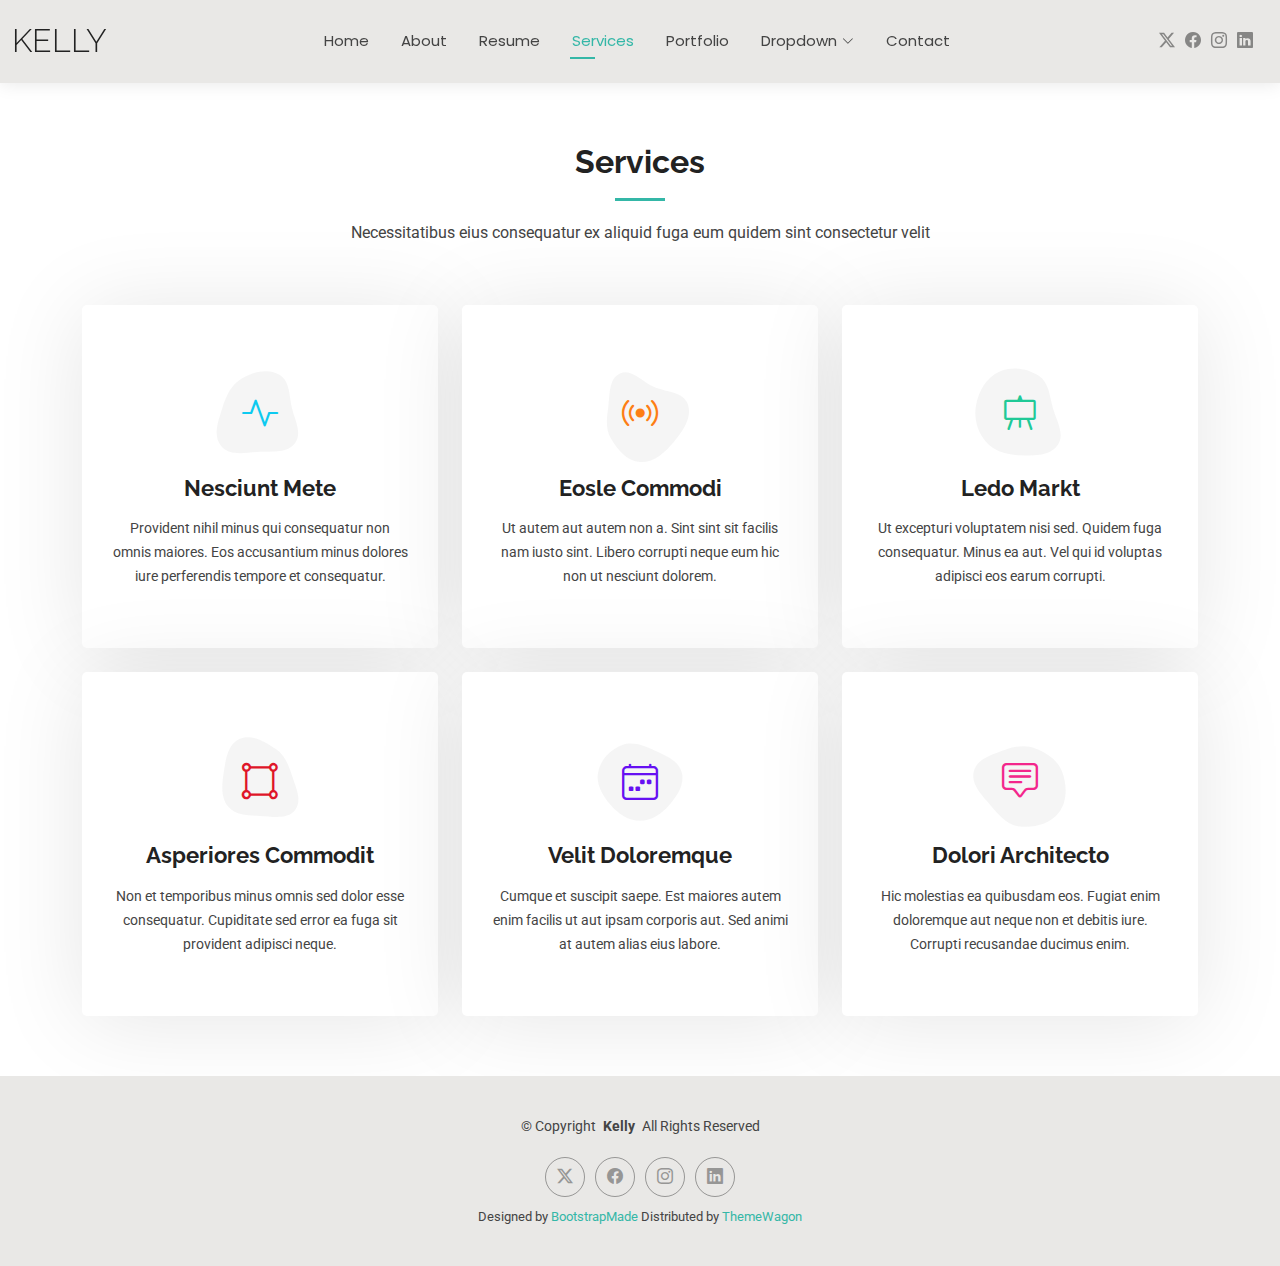
<file: services.html>
<!DOCTYPE html>
<html lang="en">

<head>
  <meta charset="utf-8">
  <meta content="width=device-width, initial-scale=1.0" name="viewport">
  <title>Services - Kelly Bootstrap Template</title>
  <meta name="description" content="">
  <meta name="keywords" content="">

  <!-- Favicons -->
  <link href="assets/img/favicon.png" rel="icon">
  <link href="assets/img/apple-touch-icon.png" rel="apple-touch-icon">

  <!-- Fonts -->
  <link href="https://fonts.googleapis.com" rel="preconnect">
  <link href="https://fonts.gstatic.com" rel="preconnect" crossorigin>
  <link href="https://fonts.googleapis.com/css2?family=Roboto:ital,wght@0,100;0,300;0,400;0,500;0,700;0,900;1,100;1,300;1,400;1,500;1,700;1,900&family=Poppins:ital,wght@0,100;0,200;0,300;0,400;0,500;0,600;0,700;0,800;0,900;1,100;1,200;1,300;1,400;1,500;1,600;1,700;1,800;1,900&family=Raleway:ital,wght@0,100;0,200;0,300;0,400;0,500;0,600;0,700;0,800;0,900;1,100;1,200;1,300;1,400;1,500;1,600;1,700;1,800;1,900&display=swap" rel="stylesheet">

  <!-- Vendor CSS Files -->
  <link href="assets/vendor/bootstrap/css/bootstrap.min.css" rel="stylesheet">
  <link href="assets/vendor/bootstrap-icons/bootstrap-icons.css" rel="stylesheet">
  <link href="assets/vendor/aos/aos.css" rel="stylesheet">
  <link href="assets/vendor/swiper/swiper-bundle.min.css" rel="stylesheet">
  <link href="assets/vendor/glightbox/css/glightbox.min.css" rel="stylesheet">

  <!-- Main CSS File -->
  <link href="assets/css/main.css" rel="stylesheet">

  <!-- =======================================================
  * Template Name: Kelly
  * Template URL: https://bootstrapmade.com/kelly-free-bootstrap-cv-resume-html-template/
  * Updated: Aug 07 2024 with Bootstrap v5.3.3
  * Author: BootstrapMade.com
  * License: https://bootstrapmade.com/license/
  ======================================================== -->
</head>

<body class="services-page">

  <header id="header" class="header d-flex align-items-center light-background sticky-top">
    <div class="container-fluid position-relative d-flex align-items-center justify-content-between">

      <a href="index.html" class="logo d-flex align-items-center me-auto me-xl-0">
        <!-- Uncomment the line below if you also wish to use an image logo -->
        <!-- <img src="assets/img/logo.png" alt=""> -->
        <h1 class="sitename">Kelly</h1>
      </a>

      <nav id="navmenu" class="navmenu">
        <ul>
          <li><a href="index.html">Home</a></li>
          <li><a href="about.html">About</a></li>
          <li><a href="resume.html">Resume</a></li>
          <li><a href="services.html" class="active">Services</a></li>
          <li><a href="portfolio.html">Portfolio</a></li>
          <li class="dropdown"><a href="#"><span>Dropdown</span> <i class="bi bi-chevron-down toggle-dropdown"></i></a>
            <ul>
              <li><a href="#">Dropdown 1</a></li>
              <li class="dropdown"><a href="#"><span>Deep Dropdown</span> <i class="bi bi-chevron-down toggle-dropdown"></i></a>
                <ul>
                  <li><a href="#">Deep Dropdown 1</a></li>
                  <li><a href="#">Deep Dropdown 2</a></li>
                  <li><a href="#">Deep Dropdown 3</a></li>
                  <li><a href="#">Deep Dropdown 4</a></li>
                  <li><a href="#">Deep Dropdown 5</a></li>
                </ul>
              </li>
              <li><a href="#">Dropdown 2</a></li>
              <li><a href="#">Dropdown 3</a></li>
              <li><a href="#">Dropdown 4</a></li>
            </ul>
          </li>
          <li><a href="contact.html">Contact</a></li>
        </ul>
        <i class="mobile-nav-toggle d-xl-none bi bi-list"></i>
      </nav>

      <div class="header-social-links">
        <a href="#" class="twitter"><i class="bi bi-twitter-x"></i></a>
        <a href="#" class="facebook"><i class="bi bi-facebook"></i></a>
        <a href="#" class="instagram"><i class="bi bi-instagram"></i></a>
        <a href="#" class="linkedin"><i class="bi bi-linkedin"></i></a>
      </div>

    </div>
  </header>

  <main class="main">

    <!-- Services Section -->
    <section id="services" class="services section">

      <!-- Section Title -->
      <div class="container section-title" data-aos="fade-up">
        <h2>Services</h2>
        <p>Necessitatibus eius consequatur ex aliquid fuga eum quidem sint consectetur velit</p>
      </div><!-- End Section Title -->

      <div class="container">

        <div class="row gy-4">

          <div class="col-lg-4 col-md-6" data-aos="fade-up" data-aos-delay="100">
            <div class="service-item item-cyan position-relative">
              <div class="icon">
                <svg width="100" height="100" viewBox="0 0 600 600" xmlns="http://www.w3.org/2000/svg">
                  <path stroke="none" stroke-width="0" fill="#f5f5f5" d="M300,521.0016835830174C376.1290562159157,517.8887921683347,466.0731472004068,529.7835943286574,510.70327084640275,468.03025145048787C554.3714126377745,407.6079735673963,508.03601936045806,328.9844924480964,491.2728898941984,256.3432110539036C474.5976632858925,184.082847569629,479.9380746630129,96.60480741107993,416.23090153303,58.64404602377083C348.86323505073057,18.502131276798302,261.93793281208167,40.57373210992963,193.5410806939664,78.93577620505333C130.42746243093433,114.334589627462,98.30271207620316,179.96522072025542,76.75703585869454,249.04625023123273C51.97151888228291,328.5150500222984,13.704378332031375,421.85034740162234,66.52175969318436,486.19268352777647C119.04800174914682,550.1803526380478,217.28368757567262,524.383925680826,300,521.0016835830174"></path>
                </svg>
                <i class="bi bi-activity"></i>
              </div>
              <a href="#" class="stretched-link">
                <h3>Nesciunt Mete</h3>
              </a>
              <p>Provident nihil minus qui consequatur non omnis maiores. Eos accusantium minus dolores iure perferendis tempore et consequatur.</p>
            </div>
          </div><!-- End Service Item -->

          <div class="col-lg-4 col-md-6" data-aos="fade-up" data-aos-delay="200">
            <div class="service-item item-orange position-relative">
              <div class="icon">
                <svg width="100" height="100" viewBox="0 0 600 600" xmlns="http://www.w3.org/2000/svg">
                  <path stroke="none" stroke-width="0" fill="#f5f5f5" d="M300,582.0697525312426C382.5290701553225,586.8405444964366,449.9789794690241,525.3245884688669,502.5850820975895,461.55621195738473C556.606425686781,396.0723002908107,615.8543463187945,314.28637112970534,586.6730223649479,234.56875336149918C558.9533121215079,158.8439757836574,454.9685369536778,164.00468322053177,381.49747125262974,130.76875717737553C312.15926192815925,99.40240125094834,248.97055460311594,18.661163978235184,179.8680185752513,50.54337015887873C110.5421016452524,82.52863877960104,119.82277516462835,180.83849132639028,109.12597500060166,256.43424936330496C100.08760227029461,320.3096726198365,92.17705696193138,384.0621239912766,124.79988738764834,439.7174275375508C164.83382741302287,508.01625554203684,220.96474134820875,577.5009287672846,300,582.0697525312426"></path>
                </svg>
                <i class="bi bi-broadcast"></i>
              </div>
              <a href="#" class="stretched-link">
                <h3>Eosle Commodi</h3>
              </a>
              <p>Ut autem aut autem non a. Sint sint sit facilis nam iusto sint. Libero corrupti neque eum hic non ut nesciunt dolorem.</p>
            </div>
          </div><!-- End Service Item -->

          <div class="col-lg-4 col-md-6" data-aos="fade-up" data-aos-delay="300">
            <div class="service-item item-teal position-relative">
              <div class="icon">
                <svg width="100" height="100" viewBox="0 0 600 600" xmlns="http://www.w3.org/2000/svg">
                  <path stroke="none" stroke-width="0" fill="#f5f5f5" d="M300,541.5067337569781C382.14930387511276,545.0595476570109,479.8736841581634,548.3450877840088,526.4010558755058,480.5488172755941C571.5218469581645,414.80211281144784,517.5187510058486,332.0715597781072,496.52539010469104,255.14436215662573C477.37192572678356,184.95920475031193,473.57363656557914,105.61284051026155,413.0603344069578,65.22779650032875C343.27470386102294,18.654635553484475,251.2091493199835,5.337323636656869,175.0934190732945,40.62881213300186C97.87086631185822,76.43348514350839,51.98124368387456,156.15599469081315,36.44837278890362,239.84606092416172C21.716077023791087,319.22268207091537,43.775223500013084,401.1760424656574,96.891909868211,461.97329694683043C147.22146801428983,519.5804099606455,223.5754009179313,538.201503339737,300,541.5067337569781"></path>
                </svg>
                <i class="bi bi-easel"></i>
              </div>
              <a href="#" class="stretched-link">
                <h3>Ledo Markt</h3>
              </a>
              <p>Ut excepturi voluptatem nisi sed. Quidem fuga consequatur. Minus ea aut. Vel qui id voluptas adipisci eos earum corrupti.</p>
            </div>
          </div><!-- End Service Item -->

          <div class="col-lg-4 col-md-6" data-aos="fade-up" data-aos-delay="400">
            <div class="service-item item-red position-relative">
              <div class="icon">
                <svg width="100" height="100" viewBox="0 0 600 600" xmlns="http://www.w3.org/2000/svg">
                  <path stroke="none" stroke-width="0" fill="#f5f5f5" d="M300,503.46388370962813C374.79870501325706,506.71871716319447,464.8034551963731,527.1746412648533,510.4981551193396,467.86667711651364C555.9287308511215,408.9015244558933,512.6030010748507,327.5744911775523,490.211057578863,256.5855673507754C471.097692560561,195.9906835881958,447.69079081568157,138.11976852964426,395.19560036434837,102.3242989838813C329.3053358748298,57.3949838291264,248.02791733380457,8.279543830951368,175.87071277845988,42.242879143198664C103.41431057327972,76.34704239035025,93.79494320519305,170.9812938413882,81.28167332365135,250.07896920659033C70.17666984294237,320.27484674793965,64.84698225790005,396.69656628748305,111.28512138212992,450.4950937839243C156.20124167950087,502.5303643271138,231.32542653798444,500.4755392045468,300,503.46388370962813"></path>
                </svg>
                <i class="bi bi-bounding-box-circles"></i>
              </div>
              <a href="#" class="stretched-link">
                <h3>Asperiores Commodit</h3>
              </a>
              <p>Non et temporibus minus omnis sed dolor esse consequatur. Cupiditate sed error ea fuga sit provident adipisci neque.</p>
              <a href="#" class="stretched-link"></a>
            </div>
          </div><!-- End Service Item -->

          <div class="col-lg-4 col-md-6" data-aos="fade-up" data-aos-delay="500">
            <div class="service-item item-indigo position-relative">
              <div class="icon">
                <svg width="100" height="100" viewBox="0 0 600 600" xmlns="http://www.w3.org/2000/svg">
                  <path stroke="none" stroke-width="0" fill="#f5f5f5" d="M300,532.3542879108572C369.38199826031484,532.3153073249985,429.10787420159085,491.63046689027357,474.5244479745417,439.17860296908856C522.8885846962883,383.3225815378663,569.1668002868075,314.3205725914397,550.7432151929288,242.7694973846089C532.6665558377875,172.5657663291529,456.2379748765914,142.6223662098291,390.3689995646985,112.34683881706744C326.66090330228417,83.06452184765237,258.84405631176094,53.51806209861945,193.32584062364296,78.48882559362697C121.61183558270385,105.82097193414197,62.805066853699245,167.19869350419734,48.57481801355237,242.6138429142374C34.843463184063346,315.3850353017275,76.69343916112496,383.4422959591041,125.22947124332185,439.3748458443577C170.7312796277747,491.8107796887764,230.57421082200815,532.3932930995766,300,532.3542879108572"></path>
                </svg>
                <i class="bi bi-calendar4-week icon"></i>
              </div>
              <a href="#" class="stretched-link">
                <h3>Velit Doloremque</h3>
              </a>
              <p>Cumque et suscipit saepe. Est maiores autem enim facilis ut aut ipsam corporis aut. Sed animi at autem alias eius labore.</p>
              <a href="#" class="stretched-link"></a>
            </div>
          </div><!-- End Service Item -->

          <div class="col-lg-4 col-md-6" data-aos="fade-up" data-aos-delay="600">
            <div class="service-item item-pink position-relative">
              <div class="icon">
                <svg width="100" height="100" viewBox="0 0 600 600" xmlns="http://www.w3.org/2000/svg">
                  <path stroke="none" stroke-width="0" fill="#f5f5f5" d="M300,566.797414625762C385.7384707136149,576.1784315230908,478.7894351017131,552.8928747891023,531.9192734346935,484.94944893311C584.6109503024035,417.5663521118492,582.489472248146,322.67544863468447,553.9536738515405,242.03673114598146C529.1557734026468,171.96086150256528,465.24506316201064,127.66468636344209,395.9583748389544,100.7403814666027C334.2173773831606,76.7482773500951,269.4350130405921,84.62216499799875,207.1952322260088,107.2889140133804C132.92018162631612,134.33871894543012,41.79353780512637,160.00259165414826,22.644507872594943,236.69541883565114C3.319112789854554,314.0945973066697,72.72355303640163,379.243833228382,124.04198916343866,440.3218312028393C172.9286146004772,498.5055451809895,224.45579914871206,558.5317968840102,300,566.797414625762"></path>
                </svg>
                <i class="bi bi-chat-square-text"></i>
              </div>
              <a href="#" class="stretched-link">
                <h3>Dolori Architecto</h3>
              </a>
              <p>Hic molestias ea quibusdam eos. Fugiat enim doloremque aut neque non et debitis iure. Corrupti recusandae ducimus enim.</p>
              <a href="#" class="stretched-link"></a>
            </div>
          </div><!-- End Service Item -->

        </div>

      </div>

    </section><!-- /Services Section -->

  </main>

  <footer id="footer" class="footer light-background">

    <div class="container">
      <div class="copyright text-center ">
        <p>© <span>Copyright</span> <strong class="px-1 sitename">Kelly</strong> <span>All Rights Reserved<br></span></p>
      </div>
      <div class="social-links d-flex justify-content-center">
        <a href=""><i class="bi bi-twitter-x"></i></a>
        <a href=""><i class="bi bi-facebook"></i></a>
        <a href=""><i class="bi bi-instagram"></i></a>
        <a href=""><i class="bi bi-linkedin"></i></a>
      </div>
      <div class="credits">
        <!-- All the links in the footer should remain intact. -->
        <!-- You can delete the links only if you've purchased the pro version. -->
        <!-- Licensing information: https://bootstrapmade.com/license/ -->
        <!-- Purchase the pro version with working PHP/AJAX contact form: [buy-url] -->
        Designed by <a href="https://bootstrapmade.com/">BootstrapMade</a> Distributed by <a href=“https://themewagon.com>ThemeWagon
      </div>
    </div>

  </footer>

  <!-- Scroll Top -->
  <a href="#" id="scroll-top" class="scroll-top d-flex align-items-center justify-content-center"><i class="bi bi-arrow-up-short"></i></a>

  <!-- Preloader -->
  <div id="preloader"></div>

  <!-- Vendor JS Files -->
  <script src="assets/vendor/bootstrap/js/bootstrap.bundle.min.js"></script>
  <script src="assets/vendor/php-email-form/validate.js"></script>
  <script src="assets/vendor/aos/aos.js"></script>
  <script src="assets/vendor/waypoints/noframework.waypoints.js"></script>
  <script src="assets/vendor/purecounter/purecounter_vanilla.js"></script>
  <script src="assets/vendor/swiper/swiper-bundle.min.js"></script>
  <script src="assets/vendor/glightbox/js/glightbox.min.js"></script>
  <script src="assets/vendor/imagesloaded/imagesloaded.pkgd.min.js"></script>
  <script src="assets/vendor/isotope-layout/isotope.pkgd.min.js"></script>

  <!-- Main JS File -->
  <script src="assets/js/main.js"></script>

</body>

</html>
</file>
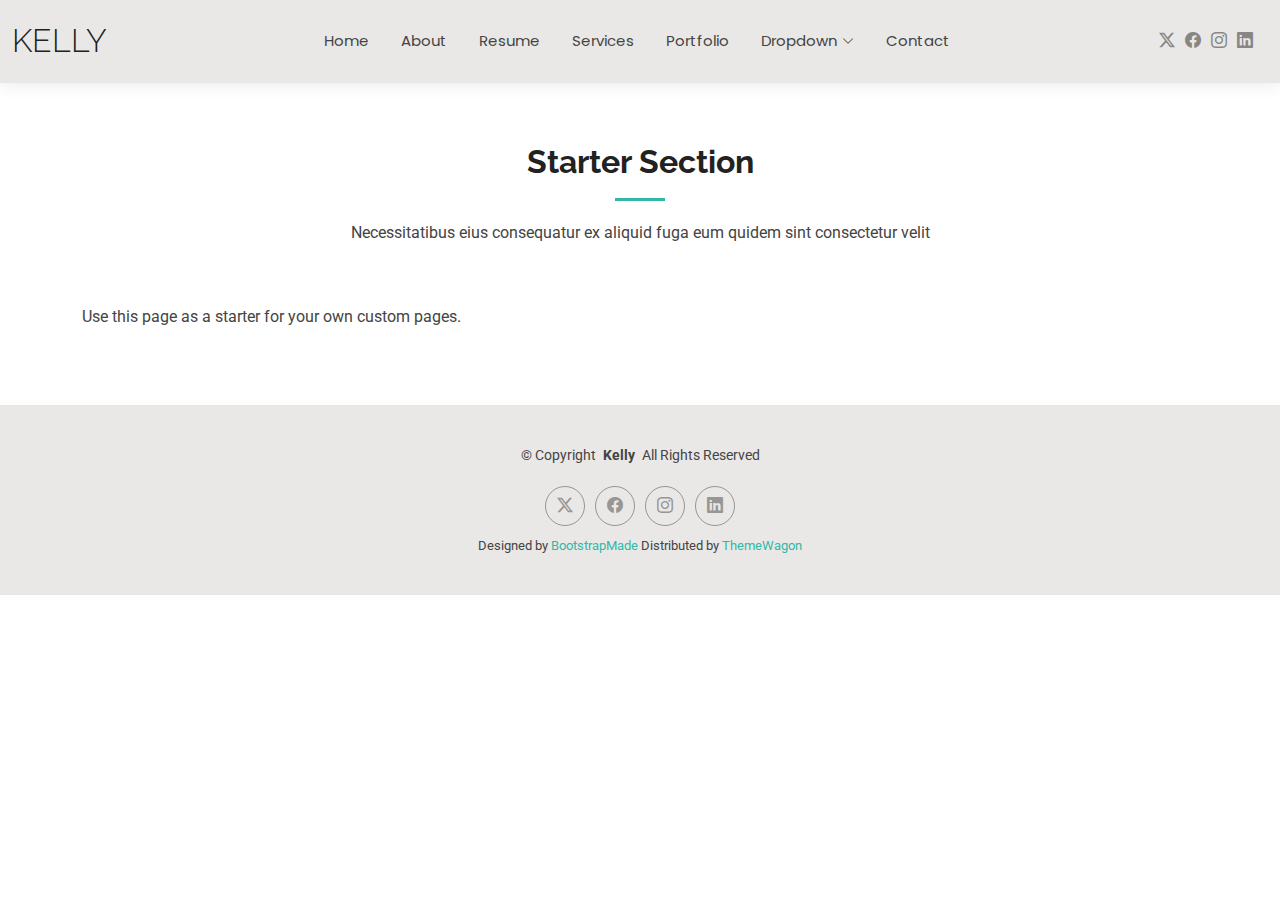
<file: starter-page.html>
<!DOCTYPE html>
<html lang="en">

<head>
  <meta charset="utf-8">
  <meta content="width=device-width, initial-scale=1.0" name="viewport">
  <title>Starter Page - Kelly Bootstrap Template</title>
  <meta name="description" content="">
  <meta name="keywords" content="">

  <!-- Favicons -->
  <link href="assets/img/favicon.png" rel="icon">
  <link href="assets/img/apple-touch-icon.png" rel="apple-touch-icon">

  <!-- Fonts -->
  <link href="https://fonts.googleapis.com" rel="preconnect">
  <link href="https://fonts.gstatic.com" rel="preconnect" crossorigin>
  <link href="https://fonts.googleapis.com/css2?family=Roboto:ital,wght@0,100;0,300;0,400;0,500;0,700;0,900;1,100;1,300;1,400;1,500;1,700;1,900&family=Poppins:ital,wght@0,100;0,200;0,300;0,400;0,500;0,600;0,700;0,800;0,900;1,100;1,200;1,300;1,400;1,500;1,600;1,700;1,800;1,900&family=Raleway:ital,wght@0,100;0,200;0,300;0,400;0,500;0,600;0,700;0,800;0,900;1,100;1,200;1,300;1,400;1,500;1,600;1,700;1,800;1,900&display=swap" rel="stylesheet">

  <!-- Vendor CSS Files -->
  <link href="assets/vendor/bootstrap/css/bootstrap.min.css" rel="stylesheet">
  <link href="assets/vendor/bootstrap-icons/bootstrap-icons.css" rel="stylesheet">
  <link href="assets/vendor/aos/aos.css" rel="stylesheet">
  <link href="assets/vendor/swiper/swiper-bundle.min.css" rel="stylesheet">
  <link href="assets/vendor/glightbox/css/glightbox.min.css" rel="stylesheet">

  <!-- Main CSS File -->
  <link href="assets/css/main.css" rel="stylesheet">

  <!-- =======================================================
  * Template Name: Kelly
  * Template URL: https://bootstrapmade.com/kelly-free-bootstrap-cv-resume-html-template/
  * Updated: Aug 07 2024 with Bootstrap v5.3.3
  * Author: BootstrapMade.com
  * License: https://bootstrapmade.com/license/
  ======================================================== -->
</head>

<body class="starter-page-page">

  <header id="header" class="header d-flex align-items-center light-background sticky-top">
    <div class="container-fluid position-relative d-flex align-items-center justify-content-between">

      <a href="index.html" class="logo d-flex align-items-center me-auto me-xl-0">
        <!-- Uncomment the line below if you also wish to use an image logo -->
        <!-- <img src="assets/img/logo.png" alt=""> -->
        <h1 class="sitename">Kelly</h1>
      </a>

      <nav id="navmenu" class="navmenu">
        <ul>
          <li><a href="index.html">Home</a></li>
          <li><a href="about.html">About</a></li>
          <li><a href="resume.html">Resume</a></li>
          <li><a href="services.html">Services</a></li>
          <li><a href="portfolio.html">Portfolio</a></li>
          <li class="dropdown"><a href="#"><span>Dropdown</span> <i class="bi bi-chevron-down toggle-dropdown"></i></a>
            <ul>
              <li><a href="#">Dropdown 1</a></li>
              <li class="dropdown"><a href="#"><span>Deep Dropdown</span> <i class="bi bi-chevron-down toggle-dropdown"></i></a>
                <ul>
                  <li><a href="#">Deep Dropdown 1</a></li>
                  <li><a href="#">Deep Dropdown 2</a></li>
                  <li><a href="#">Deep Dropdown 3</a></li>
                  <li><a href="#">Deep Dropdown 4</a></li>
                  <li><a href="#">Deep Dropdown 5</a></li>
                </ul>
              </li>
              <li><a href="#">Dropdown 2</a></li>
              <li><a href="#">Dropdown 3</a></li>
              <li><a href="#">Dropdown 4</a></li>
            </ul>
          </li>
          <li><a href="contact.html">Contact</a></li>
        </ul>
        <i class="mobile-nav-toggle d-xl-none bi bi-list"></i>
      </nav>

      <div class="header-social-links">
        <a href="#" class="twitter"><i class="bi bi-twitter-x"></i></a>
        <a href="#" class="facebook"><i class="bi bi-facebook"></i></a>
        <a href="#" class="instagram"><i class="bi bi-instagram"></i></a>
        <a href="#" class="linkedin"><i class="bi bi-linkedin"></i></a>
      </div>

    </div>
  </header>

  <main class="main">

    <!-- Starter Section Section -->
    <section id="starter-section" class="starter-section section">

      <!-- Section Title -->
      <div class="container section-title" data-aos="fade-up">
        <h2>Starter Section</h2>
        <p>Necessitatibus eius consequatur ex aliquid fuga eum quidem sint consectetur velit</p>
      </div><!-- End Section Title -->

      <div class="container" data-aos="fade-up">
        <p>Use this page as a starter for your own custom pages.</p>
      </div>

    </section><!-- /Starter Section Section -->

  </main>

  <footer id="footer" class="footer light-background">

    <div class="container">
      <div class="copyright text-center ">
        <p>© <span>Copyright</span> <strong class="px-1 sitename">Kelly</strong> <span>All Rights Reserved<br></span></p>
      </div>
      <div class="social-links d-flex justify-content-center">
        <a href=""><i class="bi bi-twitter-x"></i></a>
        <a href=""><i class="bi bi-facebook"></i></a>
        <a href=""><i class="bi bi-instagram"></i></a>
        <a href=""><i class="bi bi-linkedin"></i></a>
      </div>
      <div class="credits">
        <!-- All the links in the footer should remain intact. -->
        <!-- You can delete the links only if you've purchased the pro version. -->
        <!-- Licensing information: https://bootstrapmade.com/license/ -->
        <!-- Purchase the pro version with working PHP/AJAX contact form: [buy-url] -->
        Designed by <a href="https://bootstrapmade.com/">BootstrapMade</a> Distributed by <a href=“https://themewagon.com>ThemeWagon
      </div>
    </div>

  </footer>

  <!-- Scroll Top -->
  <a href="#" id="scroll-top" class="scroll-top d-flex align-items-center justify-content-center"><i class="bi bi-arrow-up-short"></i></a>

  <!-- Preloader -->
  <div id="preloader"></div>

  <!-- Vendor JS Files -->
  <script src="assets/vendor/bootstrap/js/bootstrap.bundle.min.js"></script>
  <script src="assets/vendor/php-email-form/validate.js"></script>
  <script src="assets/vendor/aos/aos.js"></script>
  <script src="assets/vendor/waypoints/noframework.waypoints.js"></script>
  <script src="assets/vendor/purecounter/purecounter_vanilla.js"></script>
  <script src="assets/vendor/swiper/swiper-bundle.min.js"></script>
  <script src="assets/vendor/glightbox/js/glightbox.min.js"></script>
  <script src="assets/vendor/imagesloaded/imagesloaded.pkgd.min.js"></script>
  <script src="assets/vendor/isotope-layout/isotope.pkgd.min.js"></script>

  <!-- Main JS File -->
  <script src="assets/js/main.js"></script>

</body>

</html>
</file>
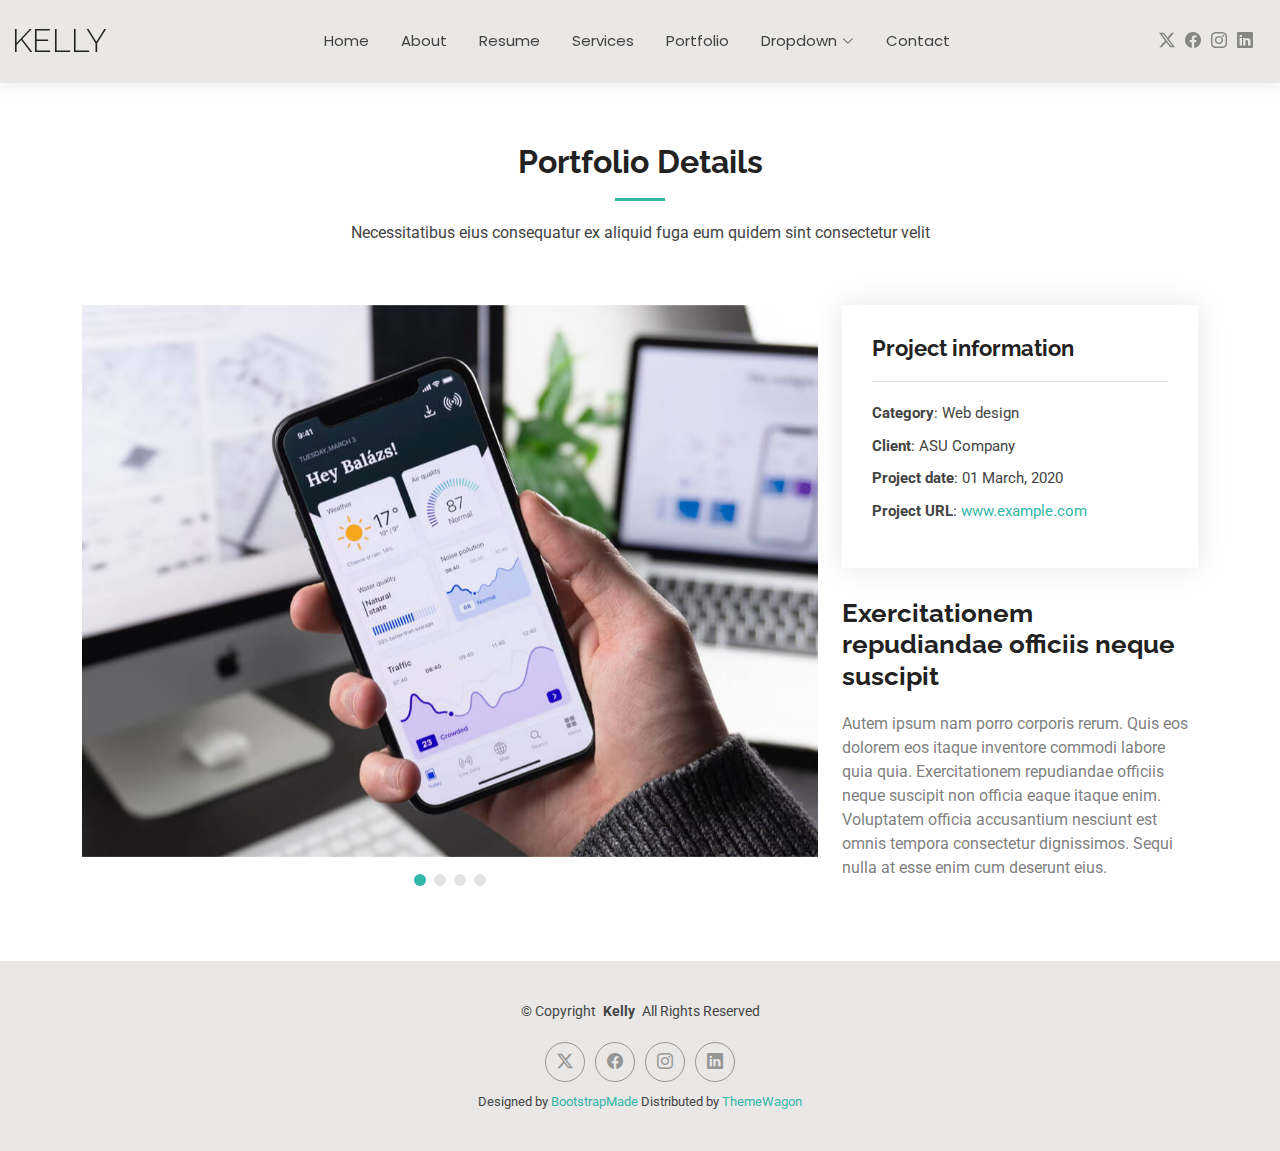
<file: Prasadi-1.0.0/portfolio-details.html>
<!DOCTYPE html>
<html lang="en">

<head>
  <meta charset="utf-8">
  <meta content="width=device-width, initial-scale=1.0" name="viewport">
  <title>Portfolio Details - Kelly Bootstrap Template</title>
  <meta name="description" content="">
  <meta name="keywords" content="">

  <!-- Favicons -->
  <link href="assets/img/favicon.png" rel="icon">
  <link href="assets/img/apple-touch-icon.png" rel="apple-touch-icon">

  <!-- Fonts -->
  <link href="https://fonts.googleapis.com" rel="preconnect">
  <link href="https://fonts.gstatic.com" rel="preconnect" crossorigin>
  <link href="https://fonts.googleapis.com/css2?family=Roboto:ital,wght@0,100;0,300;0,400;0,500;0,700;0,900;1,100;1,300;1,400;1,500;1,700;1,900&family=Poppins:ital,wght@0,100;0,200;0,300;0,400;0,500;0,600;0,700;0,800;0,900;1,100;1,200;1,300;1,400;1,500;1,600;1,700;1,800;1,900&family=Raleway:ital,wght@0,100;0,200;0,300;0,400;0,500;0,600;0,700;0,800;0,900;1,100;1,200;1,300;1,400;1,500;1,600;1,700;1,800;1,900&display=swap" rel="stylesheet">

  <!-- Vendor CSS Files -->
  <link href="assets/vendor/bootstrap/css/bootstrap.min.css" rel="stylesheet">
  <link href="assets/vendor/bootstrap-icons/bootstrap-icons.css" rel="stylesheet">
  <link href="assets/vendor/aos/aos.css" rel="stylesheet">
  <link href="assets/vendor/swiper/swiper-bundle.min.css" rel="stylesheet">
  <link href="assets/vendor/glightbox/css/glightbox.min.css" rel="stylesheet">

  <!-- Main CSS File -->
  <link href="assets/css/main.css" rel="stylesheet">

  <!-- =======================================================
  * Template Name: Kelly
  * Template URL: https://bootstrapmade.com/kelly-free-bootstrap-cv-resume-html-template/
  * Updated: Aug 07 2024 with Bootstrap v5.3.3
  * Author: BootstrapMade.com
  * License: https://bootstrapmade.com/license/
  ======================================================== -->
</head>

<body class="portfolio-details-page">

  <header id="header" class="header d-flex align-items-center light-background sticky-top">
    <div class="container-fluid position-relative d-flex align-items-center justify-content-between">

      <a href="index.html" class="logo d-flex align-items-center me-auto me-xl-0">
        <!-- Uncomment the line below if you also wish to use an image logo -->
        <!-- <img src="assets/img/logo.png" alt=""> -->
        <h1 class="sitename">Kelly</h1>
      </a>

      <nav id="navmenu" class="navmenu">
        <ul>
          <li><a href="index.html">Home</a></li>
          <li><a href="about.html">About</a></li>
          <li><a href="resume.html">Resume</a></li>
          <li><a href="services.html">Services</a></li>
          <li><a href="portfolio.html">Portfolio</a></li>
          <li class="dropdown"><a href="#"><span>Dropdown</span> <i class="bi bi-chevron-down toggle-dropdown"></i></a>
            <ul>
              <li><a href="#">Dropdown 1</a></li>
              <li class="dropdown"><a href="#"><span>Deep Dropdown</span> <i class="bi bi-chevron-down toggle-dropdown"></i></a>
                <ul>
                  <li><a href="#">Deep Dropdown 1</a></li>
                  <li><a href="#">Deep Dropdown 2</a></li>
                  <li><a href="#">Deep Dropdown 3</a></li>
                  <li><a href="#">Deep Dropdown 4</a></li>
                  <li><a href="#">Deep Dropdown 5</a></li>
                </ul>
              </li>
              <li><a href="#">Dropdown 2</a></li>
              <li><a href="#">Dropdown 3</a></li>
              <li><a href="#">Dropdown 4</a></li>
            </ul>
          </li>
          <li><a href="contact.html">Contact</a></li>
        </ul>
        <i class="mobile-nav-toggle d-xl-none bi bi-list"></i>
      </nav>

      <div class="header-social-links">
        <a href="#" class="twitter"><i class="bi bi-twitter-x"></i></a>
        <a href="#" class="facebook"><i class="bi bi-facebook"></i></a>
        <a href="#" class="instagram"><i class="bi bi-instagram"></i></a>
        <a href="#" class="linkedin"><i class="bi bi-linkedin"></i></a>
      </div>

    </div>
  </header>

  <main class="main">

    <!-- Portfolio Details Section -->
    <section id="portfolio-details" class="portfolio-details section">

      <!-- Section Title -->
      <div class="container section-title" data-aos="fade-up">
        <h2>Portfolio Details</h2>
        <p>Necessitatibus eius consequatur ex aliquid fuga eum quidem sint consectetur velit</p>
      </div><!-- End Section Title -->

      <div class="container" data-aos="fade-up" data-aos-delay="100">

        <div class="row gy-4">

          <div class="col-lg-8">
            <div class="portfolio-details-slider swiper init-swiper">

              <script type="application/json" class="swiper-config">
                {
                  "loop": true,
                  "speed": 600,
                  "autoplay": {
                    "delay": 5000
                  },
                  "slidesPerView": "auto",
                  "pagination": {
                    "el": ".swiper-pagination",
                    "type": "bullets",
                    "clickable": true
                  }
                }
              </script>

              <div class="swiper-wrapper align-items-center">

                <div class="swiper-slide">
                  <img src="assets/img/portfolio/app-1.jpg" alt="">
                </div>

                <div class="swiper-slide">
                  <img src="assets/img/portfolio/product-1.jpg" alt="">
                </div>

                <div class="swiper-slide">
                  <img src="assets/img/portfolio/branding-1.jpg" alt="">
                </div>

                <div class="swiper-slide">
                  <img src="assets/img/portfolio/books-1.jpg" alt="">
                </div>

              </div>
              <div class="swiper-pagination"></div>
            </div>
          </div>

          <div class="col-lg-4">
            <div class="portfolio-info" data-aos="fade-up" data-aos-delay="200">
              <h3>Project information</h3>
              <ul>
                <li><strong>Category</strong>: Web design</li>
                <li><strong>Client</strong>: ASU Company</li>
                <li><strong>Project date</strong>: 01 March, 2020</li>
                <li><strong>Project URL</strong>: <a href="#">www.example.com</a></li>
              </ul>
            </div>
            <div class="portfolio-description" data-aos="fade-up" data-aos-delay="300">
              <h2>Exercitationem repudiandae officiis neque suscipit</h2>
              <p>
                Autem ipsum nam porro corporis rerum. Quis eos dolorem eos itaque inventore commodi labore quia quia. Exercitationem repudiandae officiis neque suscipit non officia eaque itaque enim. Voluptatem officia accusantium nesciunt est omnis tempora consectetur dignissimos. Sequi nulla at esse enim cum deserunt eius.
              </p>
            </div>
          </div>

        </div>

      </div>

    </section><!-- /Portfolio Details Section -->

  </main>

  <footer id="footer" class="footer light-background">

    <div class="container">
      <div class="copyright text-center ">
        <p>© <span>Copyright</span> <strong class="px-1 sitename">Kelly</strong> <span>All Rights Reserved<br></span></p>
      </div>
      <div class="social-links d-flex justify-content-center">
        <a href=""><i class="bi bi-twitter-x"></i></a>
        <a href=""><i class="bi bi-facebook"></i></a>
        <a href=""><i class="bi bi-instagram"></i></a>
        <a href=""><i class="bi bi-linkedin"></i></a>
      </div>
      <div class="credits">
        <!-- All the links in the footer should remain intact. -->
        <!-- You can delete the links only if you've purchased the pro version. -->
        <!-- Licensing information: https://bootstrapmade.com/license/ -->
        <!-- Purchase the pro version with working PHP/AJAX contact form: [buy-url] -->
        Designed by <a href="https://bootstrapmade.com/">BootstrapMade</a> Distributed by <a href=“https://themewagon.com>ThemeWagon
      </div>
    </div>

  </footer>

  <!-- Scroll Top -->
  <a href="#" id="scroll-top" class="scroll-top d-flex align-items-center justify-content-center"><i class="bi bi-arrow-up-short"></i></a>

  <!-- Preloader -->
  <div id="preloader"></div>

  <!-- Vendor JS Files -->
  <script src="assets/vendor/bootstrap/js/bootstrap.bundle.min.js"></script>
  <script src="assets/vendor/php-email-form/validate.js"></script>
  <script src="assets/vendor/aos/aos.js"></script>
  <script src="assets/vendor/waypoints/noframework.waypoints.js"></script>
  <script src="assets/vendor/purecounter/purecounter_vanilla.js"></script>
  <script src="assets/vendor/swiper/swiper-bundle.min.js"></script>
  <script src="assets/vendor/glightbox/js/glightbox.min.js"></script>
  <script src="assets/vendor/imagesloaded/imagesloaded.pkgd.min.js"></script>
  <script src="assets/vendor/isotope-layout/isotope.pkgd.min.js"></script>

  <!-- Main JS File -->
  <script src="assets/js/main.js"></script>

</body>

</html>
</file>
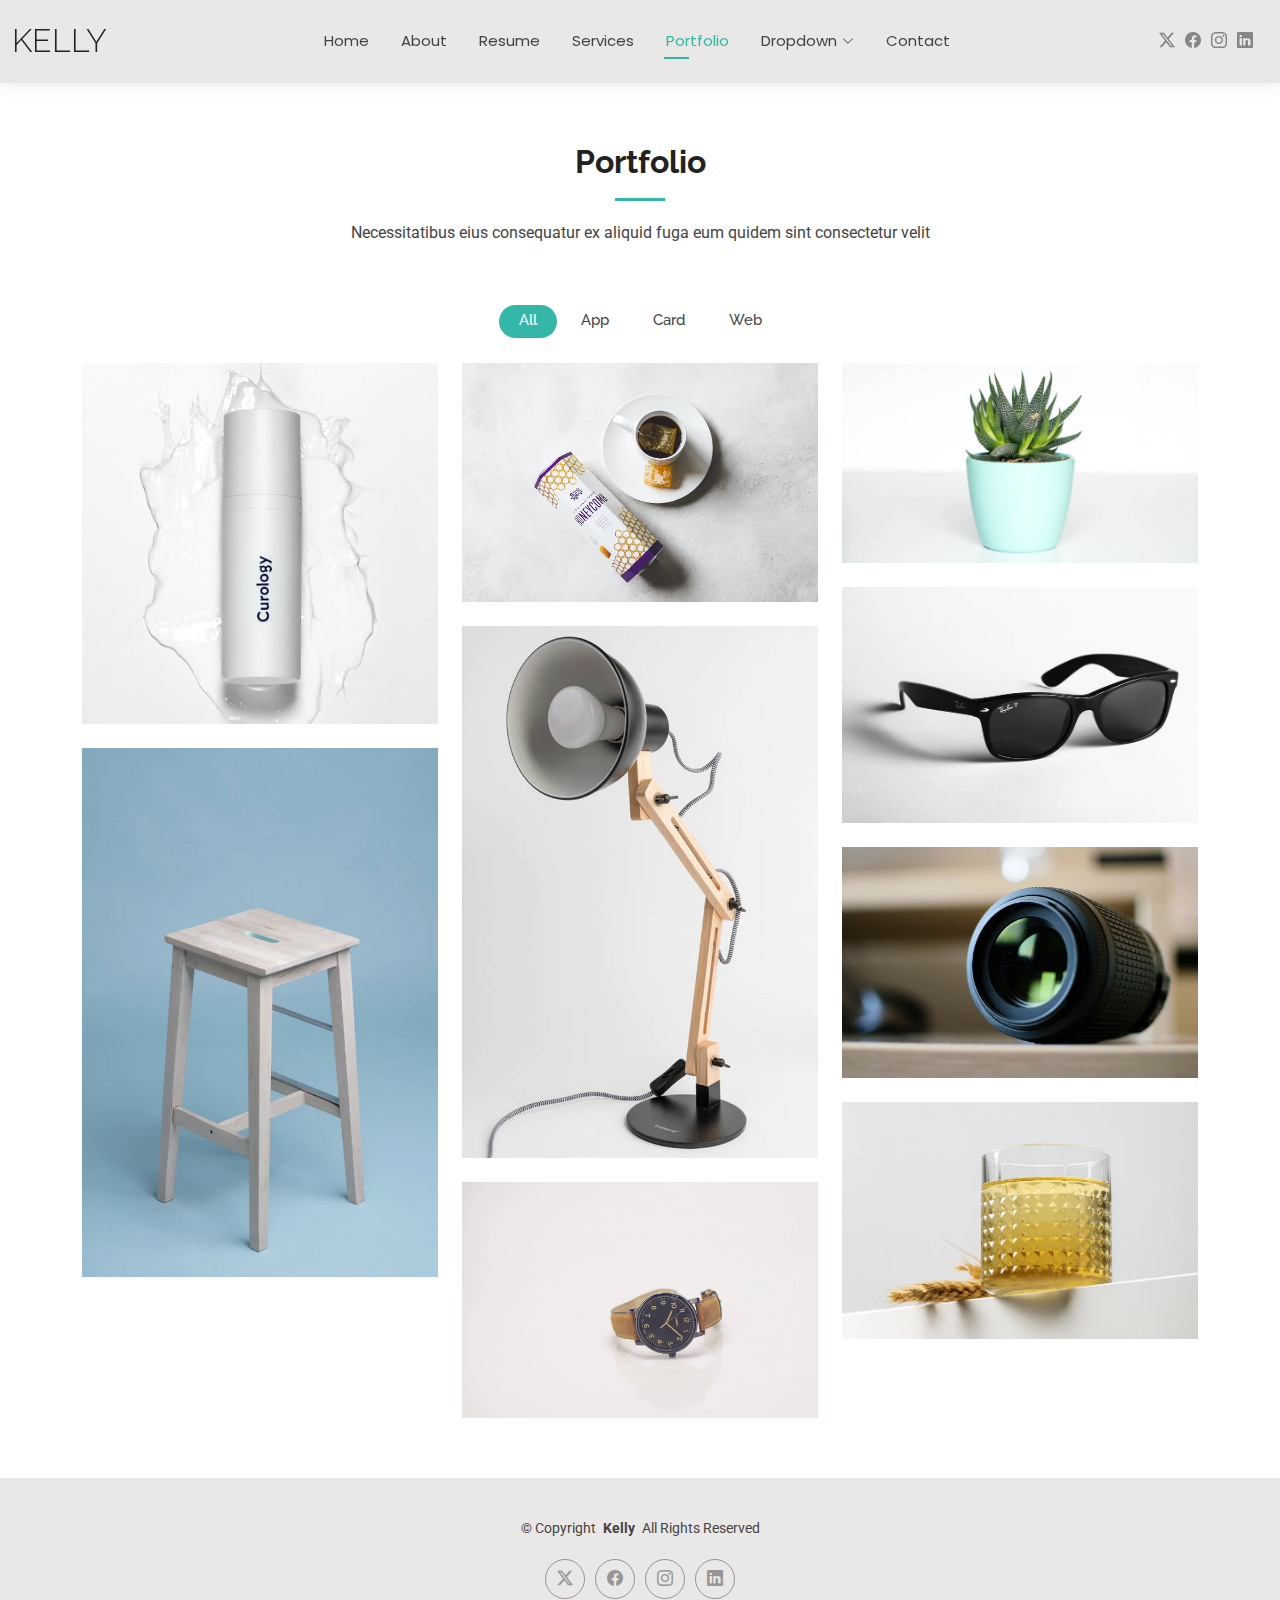
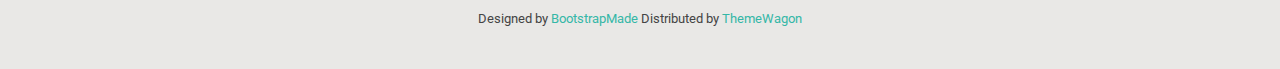
<file: Prasadi-1.0.0/portfolio.html>
<!DOCTYPE html>
<html lang="en">

<head>
  <meta charset="utf-8">
  <meta content="width=device-width, initial-scale=1.0" name="viewport">
  <title>Portfolio - Kelly Bootstrap Template</title>
  <meta name="description" content="">
  <meta name="keywords" content="">

  <!-- Favicons -->
  <link href="assets/img/favicon.png" rel="icon">
  <link href="assets/img/apple-touch-icon.png" rel="apple-touch-icon">

  <!-- Fonts -->
  <link href="https://fonts.googleapis.com" rel="preconnect">
  <link href="https://fonts.gstatic.com" rel="preconnect" crossorigin>
  <link href="https://fonts.googleapis.com/css2?family=Roboto:ital,wght@0,100;0,300;0,400;0,500;0,700;0,900;1,100;1,300;1,400;1,500;1,700;1,900&family=Poppins:ital,wght@0,100;0,200;0,300;0,400;0,500;0,600;0,700;0,800;0,900;1,100;1,200;1,300;1,400;1,500;1,600;1,700;1,800;1,900&family=Raleway:ital,wght@0,100;0,200;0,300;0,400;0,500;0,600;0,700;0,800;0,900;1,100;1,200;1,300;1,400;1,500;1,600;1,700;1,800;1,900&display=swap" rel="stylesheet">

  <!-- Vendor CSS Files -->
  <link href="assets/vendor/bootstrap/css/bootstrap.min.css" rel="stylesheet">
  <link href="assets/vendor/bootstrap-icons/bootstrap-icons.css" rel="stylesheet">
  <link href="assets/vendor/aos/aos.css" rel="stylesheet">
  <link href="assets/vendor/swiper/swiper-bundle.min.css" rel="stylesheet">
  <link href="assets/vendor/glightbox/css/glightbox.min.css" rel="stylesheet">

  <!-- Main CSS File -->
  <link href="assets/css/main.css" rel="stylesheet">

  <!-- =======================================================
  * Template Name: Kelly
  * Template URL: https://bootstrapmade.com/kelly-free-bootstrap-cv-resume-html-template/
  * Updated: Aug 07 2024 with Bootstrap v5.3.3
  * Author: BootstrapMade.com
  * License: https://bootstrapmade.com/license/
  ======================================================== -->
</head>

<body class="portfolio-page">

  <header id="header" class="header d-flex align-items-center light-background sticky-top">
    <div class="container-fluid position-relative d-flex align-items-center justify-content-between">

      <a href="index.html" class="logo d-flex align-items-center me-auto me-xl-0">
        <!-- Uncomment the line below if you also wish to use an image logo -->
        <!-- <img src="assets/img/logo.png" alt=""> -->
        <h1 class="sitename">Kelly</h1>
      </a>

      <nav id="navmenu" class="navmenu">
        <ul>
          <li><a href="index.html">Home</a></li>
          <li><a href="about.html">About</a></li>
          <li><a href="resume.html">Resume</a></li>
          <li><a href="services.html">Services</a></li>
          <li><a href="portfolio.html" class="active">Portfolio</a></li>
          <li class="dropdown"><a href="#"><span>Dropdown</span> <i class="bi bi-chevron-down toggle-dropdown"></i></a>
            <ul>
              <li><a href="#">Dropdown 1</a></li>
              <li class="dropdown"><a href="#"><span>Deep Dropdown</span> <i class="bi bi-chevron-down toggle-dropdown"></i></a>
                <ul>
                  <li><a href="#">Deep Dropdown 1</a></li>
                  <li><a href="#">Deep Dropdown 2</a></li>
                  <li><a href="#">Deep Dropdown 3</a></li>
                  <li><a href="#">Deep Dropdown 4</a></li>
                  <li><a href="#">Deep Dropdown 5</a></li>
                </ul>
              </li>
              <li><a href="#">Dropdown 2</a></li>
              <li><a href="#">Dropdown 3</a></li>
              <li><a href="#">Dropdown 4</a></li>
            </ul>
          </li>
          <li><a href="contact.html">Contact</a></li>
        </ul>
        <i class="mobile-nav-toggle d-xl-none bi bi-list"></i>
      </nav>

      <div class="header-social-links">
        <a href="#" class="twitter"><i class="bi bi-twitter-x"></i></a>
        <a href="#" class="facebook"><i class="bi bi-facebook"></i></a>
        <a href="#" class="instagram"><i class="bi bi-instagram"></i></a>
        <a href="#" class="linkedin"><i class="bi bi-linkedin"></i></a>
      </div>

    </div>
  </header>

  <main class="main">

    <!-- Portfolio Section -->
    <section id="portfolio" class="portfolio section">

      <!-- Section Title -->
      <div class="container section-title" data-aos="fade-up">
        <h2>Portfolio</h2>
        <p>Necessitatibus eius consequatur ex aliquid fuga eum quidem sint consectetur velit</p>
      </div><!-- End Section Title -->

      <div class="container">

        <div class="isotope-layout" data-default-filter="*" data-layout="masonry" data-sort="original-order">

          <ul class="portfolio-filters isotope-filters" data-aos="fade-up" data-aos-delay="100">
            <li data-filter="*" class="filter-active">All</li>
            <li data-filter=".filter-app">App</li>
            <li data-filter=".filter-product">Card</li>
            <li data-filter=".filter-branding">Web</li>
          </ul><!-- End Portfolio Filters -->

          <div class="row gy-4 isotope-container" data-aos="fade-up" data-aos-delay="200">

            <div class="col-lg-4 col-md-6 portfolio-item isotope-item filter-app">
              <img src="assets/img/masonry-portfolio/masonry-portfolio-1.jpg" class="img-fluid" alt="">
              <div class="portfolio-info">
                <h4>App 1</h4>
                <p>Lorem ipsum, dolor sit</p>
                <a href="assets/img/masonry-portfolio/masonry-portfolio-1.jpg" title="App 1" data-gallery="portfolio-gallery-app" class="glightbox preview-link"><i class="bi bi-zoom-in"></i></a>
                <a href="portfolio-details.html" title="More Details" class="details-link"><i class="bi bi-link-45deg"></i></a>
              </div>
            </div><!-- End Portfolio Item -->

            <div class="col-lg-4 col-md-6 portfolio-item isotope-item filter-product">
              <img src="assets/img/masonry-portfolio/masonry-portfolio-2.jpg" class="img-fluid" alt="">
              <div class="portfolio-info">
                <h4>Product 1</h4>
                <p>Lorem ipsum, dolor sit</p>
                <a href="assets/img/masonry-portfolio/masonry-portfolio-2.jpg" title="Product 1" data-gallery="portfolio-gallery-product" class="glightbox preview-link"><i class="bi bi-zoom-in"></i></a>
                <a href="portfolio-details.html" title="More Details" class="details-link"><i class="bi bi-link-45deg"></i></a>
              </div>
            </div><!-- End Portfolio Item -->

            <div class="col-lg-4 col-md-6 portfolio-item isotope-item filter-branding">
              <img src="assets/img/masonry-portfolio/masonry-portfolio-3.jpg" class="img-fluid" alt="">
              <div class="portfolio-info">
                <h4>Branding 1</h4>
                <p>Lorem ipsum, dolor sit</p>
                <a href="assets/img/masonry-portfolio/masonry-portfolio-3.jpg" title="Branding 1" data-gallery="portfolio-gallery-branding" class="glightbox preview-link"><i class="bi bi-zoom-in"></i></a>
                <a href="portfolio-details.html" title="More Details" class="details-link"><i class="bi bi-link-45deg"></i></a>
              </div>
            </div><!-- End Portfolio Item -->

            <div class="col-lg-4 col-md-6 portfolio-item isotope-item filter-app">
              <img src="assets/img/masonry-portfolio/masonry-portfolio-4.jpg" class="img-fluid" alt="">
              <div class="portfolio-info">
                <h4>App 2</h4>
                <p>Lorem ipsum, dolor sit</p>
                <a href="assets/img/masonry-portfolio/masonry-portfolio-4.jpg" title="App 2" data-gallery="portfolio-gallery-app" class="glightbox preview-link"><i class="bi bi-zoom-in"></i></a>
                <a href="portfolio-details.html" title="More Details" class="details-link"><i class="bi bi-link-45deg"></i></a>
              </div>
            </div><!-- End Portfolio Item -->

            <div class="col-lg-4 col-md-6 portfolio-item isotope-item filter-product">
              <img src="assets/img/masonry-portfolio/masonry-portfolio-5.jpg" class="img-fluid" alt="">
              <div class="portfolio-info">
                <h4>Product 2</h4>
                <p>Lorem ipsum, dolor sit</p>
                <a href="assets/img/masonry-portfolio/masonry-portfolio-5.jpg" title="Product 2" data-gallery="portfolio-gallery-product" class="glightbox preview-link"><i class="bi bi-zoom-in"></i></a>
                <a href="portfolio-details.html" title="More Details" class="details-link"><i class="bi bi-link-45deg"></i></a>
              </div>
            </div><!-- End Portfolio Item -->

            <div class="col-lg-4 col-md-6 portfolio-item isotope-item filter-branding">
              <img src="assets/img/masonry-portfolio/masonry-portfolio-6.jpg" class="img-fluid" alt="">
              <div class="portfolio-info">
                <h4>Branding 2</h4>
                <p>Lorem ipsum, dolor sit</p>
                <a href="assets/img/masonry-portfolio/masonry-portfolio-6.jpg" title="Branding 2" data-gallery="portfolio-gallery-branding" class="glightbox preview-link"><i class="bi bi-zoom-in"></i></a>
                <a href="portfolio-details.html" title="More Details" class="details-link"><i class="bi bi-link-45deg"></i></a>
              </div>
            </div><!-- End Portfolio Item -->

            <div class="col-lg-4 col-md-6 portfolio-item isotope-item filter-app">
              <img src="assets/img/masonry-portfolio/masonry-portfolio-7.jpg" class="img-fluid" alt="">
              <div class="portfolio-info">
                <h4>App 3</h4>
                <p>Lorem ipsum, dolor sit</p>
                <a href="assets/img/masonry-portfolio/masonry-portfolio-7.jpg" title="App 3" data-gallery="portfolio-gallery-app" class="glightbox preview-link"><i class="bi bi-zoom-in"></i></a>
                <a href="portfolio-details.html" title="More Details" class="details-link"><i class="bi bi-link-45deg"></i></a>
              </div>
            </div><!-- End Portfolio Item -->

            <div class="col-lg-4 col-md-6 portfolio-item isotope-item filter-product">
              <img src="assets/img/masonry-portfolio/masonry-portfolio-8.jpg" class="img-fluid" alt="">
              <div class="portfolio-info">
                <h4>Product 3</h4>
                <p>Lorem ipsum, dolor sit</p>
                <a href="assets/img/masonry-portfolio/masonry-portfolio-8.jpg" title="Product 3" data-gallery="portfolio-gallery-product" class="glightbox preview-link"><i class="bi bi-zoom-in"></i></a>
                <a href="portfolio-details.html" title="More Details" class="details-link"><i class="bi bi-link-45deg"></i></a>
              </div>
            </div><!-- End Portfolio Item -->

            <div class="col-lg-4 col-md-6 portfolio-item isotope-item filter-branding">
              <img src="assets/img/masonry-portfolio/masonry-portfolio-9.jpg" class="img-fluid" alt="">
              <div class="portfolio-info">
                <h4>Branding 3</h4>
                <p>Lorem ipsum, dolor sit</p>
                <a href="assets/img/masonry-portfolio/masonry-portfolio-9.jpg" title="Branding 2" data-gallery="portfolio-gallery-branding" class="glightbox preview-link"><i class="bi bi-zoom-in"></i></a>
                <a href="portfolio-details.html" title="More Details" class="details-link"><i class="bi bi-link-45deg"></i></a>
              </div>
            </div><!-- End Portfolio Item -->

          </div><!-- End Portfolio Container -->

        </div>

      </div>

    </section><!-- /Portfolio Section -->

  </main>

  <footer id="footer" class="footer light-background">

    <div class="container">
      <div class="copyright text-center ">
        <p>© <span>Copyright</span> <strong class="px-1 sitename">Kelly</strong> <span>All Rights Reserved<br></span></p>
      </div>
      <div class="social-links d-flex justify-content-center">
        <a href=""><i class="bi bi-twitter-x"></i></a>
        <a href=""><i class="bi bi-facebook"></i></a>
        <a href=""><i class="bi bi-instagram"></i></a>
        <a href=""><i class="bi bi-linkedin"></i></a>
      </div>
      <div class="credits">
        <!-- All the links in the footer should remain intact. -->
        <!-- You can delete the links only if you've purchased the pro version. -->
        <!-- Licensing information: https://bootstrapmade.com/license/ -->
        <!-- Purchase the pro version with working PHP/AJAX contact form: [buy-url] -->
        Designed by <a href="https://bootstrapmade.com/">BootstrapMade</a> Distributed by <a href=“https://themewagon.com>ThemeWagon
      </div>
    </div>

  </footer>

  <!-- Scroll Top -->
  <a href="#" id="scroll-top" class="scroll-top d-flex align-items-center justify-content-center"><i class="bi bi-arrow-up-short"></i></a>

  <!-- Preloader -->
  <div id="preloader"></div>

  <!-- Vendor JS Files -->
  <script src="assets/vendor/bootstrap/js/bootstrap.bundle.min.js"></script>
  <script src="assets/vendor/php-email-form/validate.js"></script>
  <script src="assets/vendor/aos/aos.js"></script>
  <script src="assets/vendor/waypoints/noframework.waypoints.js"></script>
  <script src="assets/vendor/purecounter/purecounter_vanilla.js"></script>
  <script src="assets/vendor/swiper/swiper-bundle.min.js"></script>
  <script src="assets/vendor/glightbox/js/glightbox.min.js"></script>
  <script src="assets/vendor/imagesloaded/imagesloaded.pkgd.min.js"></script>
  <script src="assets/vendor/isotope-layout/isotope.pkgd.min.js"></script>

  <!-- Main JS File -->
  <script src="assets/js/main.js"></script>

</body>

</html>
</file>
<file: assets/css/main.css>
/**
* Template Name: Kelly
* Template URL: https://bootstrapmade.com/kelly-free-bootstrap-cv-resume-html-template/
* Updated: Aug 07 2024 with Bootstrap v5.3.3
* Author: BootstrapMade.com
* License: https://bootstrapmade.com/license/
*/

/*--------------------------------------------------------------
# Font & Color Variables
# Help: https://bootstrapmade.com/color-system/
--------------------------------------------------------------*/
/* Fonts */
:root {
  --default-font: "Roboto",  system-ui, -apple-system, "Segoe UI", Roboto, "Helvetica Neue", Arial, "Noto Sans", "Liberation Sans", sans-serif, "Apple Color Emoji", "Segoe UI Emoji", "Segoe UI Symbol", "Noto Color Emoji";
  --heading-font: "Raleway",  sans-serif;
  --nav-font: "Poppins",  sans-serif;
}

/* Global Colors - The following color variables are used throughout the website. Updating them here will change the color scheme of the entire website */
:root { 
  --background-color: #ffffff; /* Background color for the entire website, including individual sections */
  --default-color: #444444; /* Default color used for the majority of the text content across the entire website */
  --heading-color: #222222; /* Color for headings, subheadings and title throughout the website */
  --accent-color: #34b7a7; /* Accent color that represents your brand on the website. It's used for buttons, links, and other elements that need to stand out */
  --surface-color: #ffffff; /* The surface color is used as a background of boxed elements within sections, such as cards, icon boxes, or other elements that require a visual separation from the global background. */
  --contrast-color: #ffffff; /* Contrast color for text, ensuring readability against backgrounds of accent, heading, or default colors. */
}

/* Nav Menu Colors - The following color variables are used specifically for the navigation menu. They are separate from the global colors to allow for more customization options */
:root {
  --nav-color: #444444;  /* The default color of the main navmenu links */
  --nav-hover-color: #34b7a7; /* Applied to main navmenu links when they are hovered over or active */
  --nav-mobile-background-color: #ffffff; /* Used as the background color for mobile navigation menu */
  --nav-dropdown-background-color: #ffffff; /* Used as the background color for dropdown items that appear when hovering over primary navigation items */
  --nav-dropdown-color: #444444; /* Used for navigation links of the dropdown items in the navigation menu. */
  --nav-dropdown-hover-color: #34b7a7; /* Similar to --nav-hover-color, this color is applied to dropdown navigation links when they are hovered over. */
}

/* Color Presets - These classes override global colors when applied to any section or element, providing reuse of the sam color scheme. */

.light-background {
  --background-color: #e9e8e6;
  --surface-color: #ffffff;
}

.dark-background {
  --background-color: #060606;
  --default-color: #ffffff;
  --heading-color: #ffffff;
  --surface-color: #252525;
  --contrast-color: #ffffff;
}

/* Smooth scroll */
:root {
  scroll-behavior: smooth;
}

/*--------------------------------------------------------------
# General Styling & Shared Classes
--------------------------------------------------------------*/
body {
  color: var(--default-color);
  background-color: var(--background-color);
  font-family: var(--default-font);
}

a {
  color: var(--accent-color);
  text-decoration: none;
  transition: 0.3s;
}

a:hover {
  color: color-mix(in srgb, var(--accent-color), transparent 25%);
  text-decoration: none;
}

h1,
h2,
h3,
h4,
h5,
h6 {
  color: var(--heading-color);
  font-family: var(--heading-font);
}

/* PHP Email Form Messages
------------------------------*/
.php-email-form .error-message {
  display: none;
  background: #df1529;
  color: #ffffff;
  text-align: left;
  padding: 15px;
  margin-bottom: 24px;
  font-weight: 600;
}

.php-email-form .sent-message {
  display: none;
  color: #ffffff;
  background: #059652;
  text-align: center;
  padding: 15px;
  margin-bottom: 24px;
  font-weight: 600;
}

.php-email-form .loading {
  display: none;
  background: var(--surface-color);
  text-align: center;
  padding: 15px;
  margin-bottom: 24px;
}

.php-email-form .loading:before {
  content: "";
  display: inline-block;
  border-radius: 50%;
  width: 24px;
  height: 24px;
  margin: 0 10px -6px 0;
  border: 3px solid var(--accent-color);
  border-top-color: var(--surface-color);
  animation: php-email-form-loading 1s linear infinite;
}

@keyframes php-email-form-loading {
  0% {
    transform: rotate(0deg);
  }

  100% {
    transform: rotate(360deg);
  }
}

/*--------------------------------------------------------------
# Global Header
--------------------------------------------------------------*/
.header {
  color: var(--default-color);
  background-color: var(--background-color);
  padding: 15px 0;
  transition: all 0.5s;
  z-index: 997;
  box-shadow: 0px 0 18px rgba(0, 0, 0, 0.1);
}

.header .logo {
  line-height: 1;
}

.header .logo img {
  max-height: 36px;
  margin-right: 8px;
}

.header .logo h1 {
  font-size: 32px;
  margin: 0;
  font-weight: 300;
  text-transform: uppercase;
  color: var(--heading-color);
}

.header .header-social-links {
  padding-right: 15px;
}

.header .header-social-links a {
  color: color-mix(in srgb, var(--default-color), transparent 40%);
  padding-left: 6px;
  display: inline-block;
  transition: 0.3s;
  font-size: 16px;
}

.header .header-social-links a:hover {
  color: var(--accent-color);
}

.header .header-social-links a i {
  line-height: 0px;
}

@media (max-width: 1200px) {
  .header .logo {
    order: 1;
  }

  .header .header-social-links {
    order: 2;
  }

  .header .navmenu {
    order: 3;
  }
}

/*--------------------------------------------------------------
# Navigation Menu
--------------------------------------------------------------*/
/* Desktop Navigation */
@media (min-width: 1200px) {
  .navmenu {
    padding: 0;
  }

  .navmenu ul {
    margin: 0;
    padding: 0;
    display: flex;
    list-style: none;
    align-items: center;
  }

  .navmenu li {
    position: relative;
  }

  .navmenu>ul>li {
    white-space: nowrap;
    padding: 15px 14px;
  }

  .navmenu>ul>li:last-child {
    padding-right: 0;
  }

  .navmenu a,
  .navmenu a:focus {
    color: var(--nav-color);
    font-size: 15px;
    padding: 0 2px;
    font-family: var(--nav-font);
    font-weight: 400;
    display: flex;
    align-items: center;
    justify-content: space-between;
    white-space: nowrap;
    transition: 0.3s;
    position: relative;
  }

  .navmenu a i,
  .navmenu a:focus i {
    font-size: 12px;
    line-height: 0;
    margin-left: 5px;
    transition: 0.3s;
  }

  .navmenu>ul>li>a:before {
    content: "";
    position: absolute;
    height: 2px;
    bottom: -6px;
    left: 0;
    background-color: var(--nav-hover-color);
    visibility: hidden;
    width: 0px;
    transition: all 0.3s ease-in-out 0s;
  }

  .navmenu a:hover:before,
  .navmenu li:hover>a:before,
  .navmenu .active:before {
    visibility: visible;
    width: 25px;
  }

  .navmenu li:hover>a,
  .navmenu .active,
  .navmenu .active:focus {
    color: var(--nav-hover-color);
  }

  .navmenu .dropdown ul {
    margin: 0;
    padding: 10px 0;
    background: var(--nav-dropdown-background-color);
    display: block;
    position: absolute;
    visibility: hidden;
    left: 14px;
    top: 130%;
    opacity: 0;
    transition: 0.3s;
    border-radius: 4px;
    z-index: 99;
    box-shadow: 0px 0px 30px rgba(0, 0, 0, 0.1);
  }

  .navmenu .dropdown ul li {
    min-width: 200px;
  }

  .navmenu .dropdown ul a {
    padding: 10px 20px;
    font-size: 15px;
    text-transform: none;
    color: var(--nav-dropdown-color);
  }

  .navmenu .dropdown ul a i {
    font-size: 12px;
  }

  .navmenu .dropdown ul a:hover,
  .navmenu .dropdown ul .active:hover,
  .navmenu .dropdown ul li:hover>a {
    color: var(--nav-dropdown-hover-color);
  }

  .navmenu .dropdown:hover>ul {
    opacity: 1;
    top: 100%;
    visibility: visible;
  }

  .navmenu .dropdown .dropdown ul {
    top: 0;
    left: -90%;
    visibility: hidden;
  }

  .navmenu .dropdown .dropdown:hover>ul {
    opacity: 1;
    top: 0;
    left: -100%;
    visibility: visible;
  }
}

/* Mobile Navigation */
@media (max-width: 1199px) {
  .mobile-nav-toggle {
    color: var(--nav-color);
    font-size: 28px;
    line-height: 0;
    margin-right: 10px;
    cursor: pointer;
    transition: color 0.3s;
  }

  .navmenu {
    padding: 0;
    z-index: 9997;
  }

  .navmenu ul {
    display: none;
    list-style: none;
    position: absolute;
    inset: 60px 20px 20px 20px;
    padding: 10px 0;
    margin: 0;
    border-radius: 6px;
    background-color: var(--nav-mobile-background-color);
    border: 1px solid color-mix(in srgb, var(--default-color), transparent 90%);
    box-shadow: none;
    overflow-y: auto;
    transition: 0.3s;
    z-index: 9998;
  }

  .navmenu a,
  .navmenu a:focus {
    color: var(--nav-dropdown-color);
    padding: 10px 20px;
    font-family: var(--nav-font);
    font-size: 17px;
    font-weight: 500;
    display: flex;
    align-items: center;
    justify-content: space-between;
    white-space: nowrap;
    transition: 0.3s;
  }

  .navmenu a i,
  .navmenu a:focus i {
    font-size: 12px;
    line-height: 0;
    margin-left: 5px;
    width: 30px;
    height: 30px;
    display: flex;
    align-items: center;
    justify-content: center;
    border-radius: 50%;
    transition: 0.3s;
    background-color: color-mix(in srgb, var(--accent-color), transparent 90%);
  }

  .navmenu a i:hover,
  .navmenu a:focus i:hover {
    background-color: var(--accent-color);
    color: var(--contrast-color);
  }

  .navmenu a:hover,
  .navmenu .active,
  .navmenu .active:focus {
    color: var(--nav-dropdown-hover-color);
  }

  .navmenu .active i,
  .navmenu .active:focus i {
    background-color: var(--accent-color);
    color: var(--contrast-color);
    transform: rotate(180deg);
  }

  .navmenu .dropdown ul {
    position: static;
    display: none;
    z-index: 99;
    padding: 10px 0;
    margin: 10px 20px;
    background-color: var(--nav-dropdown-background-color);
    transition: all 0.5s ease-in-out;
  }

  .navmenu .dropdown ul ul {
    background-color: rgba(33, 37, 41, 0.1);
  }

  .navmenu .dropdown>.dropdown-active {
    display: block;
    background-color: rgba(33, 37, 41, 0.03);
  }

  .mobile-nav-active {
    overflow: hidden;
  }

  .mobile-nav-active .mobile-nav-toggle {
    color: #fff;
    position: absolute;
    font-size: 32px;
    top: 15px;
    right: 15px;
    margin-right: 0;
    z-index: 9999;
  }

  .mobile-nav-active .navmenu {
    position: fixed;
    overflow: hidden;
    inset: 0;
    background: rgba(33, 37, 41, 0.8);
    transition: 0.3s;
  }

  .mobile-nav-active .navmenu>ul {
    display: block;
  }
}

/*--------------------------------------------------------------
# Global Footer
--------------------------------------------------------------*/
.footer {
  color: var(--default-color);
  background-color: var(--background-color);
  font-size: 14px;
  padding: 40px 0;
  position: relative;
}

.footer .copyright p {
  margin-bottom: 0;
}

.footer .social-links {
  margin-top: 20px;
}

.footer .social-links a {
  display: flex;
  align-items: center;
  justify-content: center;
  width: 40px;
  height: 40px;
  border-radius: 50%;
  border: 1px solid color-mix(in srgb, var(--default-color), transparent 50%);
  font-size: 16px;
  color: color-mix(in srgb, var(--default-color), transparent 50%);
  margin: 0 5px;
  transition: 0.3s;
}

.footer .social-links a:hover {
  color: var(--accent-color);
  border-color: var(--accent-color);
}

.footer .credits {
  margin-top: 10px;
  font-size: 13px;
  text-align: center;
}

/*--------------------------------------------------------------
# Preloader
--------------------------------------------------------------*/
#preloader {
  position: fixed;
  inset: 0;
  z-index: 9999;
  overflow: hidden;
  background-color: var(--background-color);
  transition: all 0.6s ease-out;
  width: 100%;
  height: 100vh;
}

#preloader:before,
#preloader:after {
  content: "";
  position: absolute;
  border: 4px solid var(--accent-color);
  border-radius: 50%;
  animation: animate-preloader 2s cubic-bezier(0, 0.2, 0.8, 1) infinite;
}

#preloader:after {
  animation-delay: -0.5s;
}

@keyframes animate-preloader {
  0% {
    width: 10px;
    height: 10px;
    top: calc(50% - 5px);
    left: calc(50% - 5px);
    opacity: 1;
  }

  100% {
    width: 72px;
    height: 72px;
    top: calc(50% - 36px);
    left: calc(50% - 36px);
    opacity: 0;
  }
}

/*--------------------------------------------------------------
# Scroll Top Button
--------------------------------------------------------------*/
.scroll-top {
  position: fixed;
  visibility: hidden;
  opacity: 0;
  right: 15px;
  bottom: -15px;
  z-index: 99999;
  background-color: var(--accent-color);
  width: 44px;
  height: 44px;
  border-radius: 50px;
  transition: all 0.4s;
}

.scroll-top i {
  font-size: 24px;
  color: var(--contrast-color);
  line-height: 0;
}

.scroll-top:hover {
  background-color: color-mix(in srgb, var(--accent-color), transparent 20%);
  color: var(--contrast-color);
}

.scroll-top.active {
  visibility: visible;
  opacity: 1;
  bottom: 15px;
}

/*--------------------------------------------------------------
# Disable aos animation delay on mobile devices
--------------------------------------------------------------*/
@media screen and (max-width: 768px) {
  [data-aos-delay] {
    transition-delay: 0 !important;
  }
}

/*--------------------------------------------------------------
# Global Page Titles & Breadcrumbs
--------------------------------------------------------------*/
.page-title {
  color: var(--default-color);
  background-color: var(--background-color);
  padding: 25px 0;
  position: relative;
  border-bottom: 1px solid color-mix(in srgb, var(--default-color), transparent 85%);
}

.page-title h1 {
  font-size: 24px;
  font-weight: 400;
}

.page-title .breadcrumbs ol {
  display: flex;
  flex-wrap: wrap;
  list-style: none;
  padding: 0;
  margin: 0;
  font-size: 14px;
  font-weight: 400;
}

.page-title .breadcrumbs ol li+li {
  padding-left: 10px;
}

.page-title .breadcrumbs ol li+li::before {
  content: "/";
  display: inline-block;
  padding-right: 10px;
  color: color-mix(in srgb, var(--default-color), transparent 70%);
}

/*--------------------------------------------------------------
# Global Sections
--------------------------------------------------------------*/
section,
.section {
  color: var(--default-color);
  background-color: var(--background-color);
  padding: 60px 0;
  scroll-margin-top: 100px;
  overflow: clip;
}

@media (max-width: 1199px) {

  section,
  .section {
    scroll-margin-top: 66px;
  }
}

/*--------------------------------------------------------------
# Global Section Titles
--------------------------------------------------------------*/
.section-title {
  text-align: center;
  padding-bottom: 60px;
  position: relative;
}

.section-title h2 {
  font-size: 32px;
  font-weight: 700;
  margin-bottom: 20px;
  padding-bottom: 20px;
  position: relative;
}

.section-title h2:after {
  content: "";
  position: absolute;
  display: block;
  width: 50px;
  height: 3px;
  background: var(--accent-color);
  left: 0;
  right: 0;
  bottom: 0;
  margin: auto;
}

.section-title p {
  margin-bottom: 0;
}

/*--------------------------------------------------------------
# Hero Section
--------------------------------------------------------------*/
.hero {
  width: 100%;
  min-height: calc(100vh - 82px);
  position: relative;
  padding: 80px 0;
  display: flex;
  align-items: center;
  justify-content: center;
}

@media (max-width: 1200px) {
  .hero {
    min-height: calc(100vh - 68px);
  }
}

.hero img {
  position: absolute;
  inset: 0;
  display: block;
  width: 100%;
  height: 100%;
  object-fit: cover;
  z-index: 1;
}

.hero .container {
  position: relative;
  z-index: 3;
}

.hero h2 {
  margin: 0;
  font-size: 48px;
  font-weight: 700;
}

.hero p {
  margin: 10px 0 0 0;
  font-size: 24px;
  color: var(--heading-color);
}

.hero .btn-get-started {
  color: var(--contrast-color);
  background: var(--accent-color);
  font-family: var(--heading-font);
  text-transform: uppercase;
  font-weight: 600;
  font-size: 12px;
  letter-spacing: 1px;
  display: inline-block;
  padding: 12px 40px;
  border-radius: 50px;
  transition: 0.5s;
  margin-top: 30px;
}

.hero .btn-get-started:hover {
  background: color-mix(in srgb, var(--accent-color) 90%, white 20%);
}

@media (max-width: 768px) {
  .hero h2 {
    font-size: 32px;
  }

  .hero p {
    font-size: 18px;
  }
}

/*--------------------------------------------------------------
# About Section
--------------------------------------------------------------*/
.about .content h2 {
  font-weight: 700;
  font-size: 24px;
}

.about .content ul {
  list-style: none;
  padding: 0;
}

.about .content ul li {
  margin-bottom: 20px;
  display: flex;
  align-items: center;
}

.about .content ul strong {
  margin-right: 10px;
}

.about .content ul i {
  font-size: 16px;
  margin-right: 5px;
  color: var(--accent-color);
  line-height: 0;
}

/*--------------------------------------------------------------
# Skills Section
--------------------------------------------------------------*/
.skills .progress {
  height: 60px;
  display: block;
  background: none;
  border-radius: 0;
}

.skills .progress .skill {
  color: var(--heading-color);
  padding: 0;
  margin: 0 0 6px 0;
  text-transform: uppercase;
  display: block;
  font-weight: 600;
  font-family: var(--heading-font);
}

.skills .progress .skill .val {
  float: right;
  font-style: normal;
}

.skills .progress-bar-wrap {
  background: color-mix(in srgb, var(--default-color), transparent 90%);
  height: 10px;
}

.skills .progress-bar {
  width: 1px;
  height: 10px;
  transition: 0.9s;
  background-color: var(--accent-color);
}

/*--------------------------------------------------------------
# Stats Section
--------------------------------------------------------------*/
.stats .stats-item {
  padding: 30px;
  width: 100%;
}

.stats .stats-item span {
  color: var(--heading-color);
  font-size: 48px;
  display: block;
  font-weight: 700;
  margin-bottom: 20px;
  padding-bottom: 20px;
  position: relative;
}

.stats .stats-item span:after {
  content: "";
  position: absolute;
  display: block;
  width: 25px;
  height: 3px;
  background: var(--accent-color);
  left: 0;
  right: 0;
  bottom: 0;
  margin: auto;
}

.stats .stats-item p {
  color: color-mix(in srgb, var(--default-color), transparent 40%);
  padding: 0;
  margin: 0;
  font-family: var(--heading-font);
  font-weight: 500;
}

/*--------------------------------------------------------------
# Testimonials Section
--------------------------------------------------------------*/
.testimonials .section-header {
  margin-bottom: 40px;
}

.testimonials .testimonials-carousel,
.testimonials .testimonials-slider {
  overflow: hidden;
}

.testimonials .testimonial-item {
  text-align: center;
}

.testimonials .testimonial-item .testimonial-img {
  width: 120px;
  border-radius: 50%;
  border: 4px solid var(--background-color);
  margin: 0 auto;
}

.testimonials .testimonial-item h3 {
  font-size: 20px;
  font-weight: bold;
  margin: 10px 0 5px 0;
}

.testimonials .testimonial-item h4 {
  font-size: 14px;
  color: color-mix(in srgb, var(--default-color), transparent 40%);
  margin: 0 0 15px 0;
}

.testimonials .testimonial-item .stars {
  margin-bottom: 15px;
}

.testimonials .testimonial-item .stars i {
  color: #ffc107;
  margin: 0 1px;
}

.testimonials .testimonial-item .quote-icon-left,
.testimonials .testimonial-item .quote-icon-right {
  color: color-mix(in srgb, var(--accent-color), transparent 50%);
  font-size: 26px;
  line-height: 0;
}

.testimonials .testimonial-item .quote-icon-left {
  display: inline-block;
  left: -5px;
  position: relative;
}

.testimonials .testimonial-item .quote-icon-right {
  display: inline-block;
  right: -5px;
  position: relative;
  top: 10px;
  transform: scale(-1, -1);
}

.testimonials .testimonial-item p {
  font-style: italic;
  margin: 0 auto 15px auto;
}

.testimonials .swiper-wrapper {
  height: auto;
}

.testimonials .swiper-pagination {
  margin-top: 20px;
  position: relative;
}

.testimonials .swiper-pagination .swiper-pagination-bullet {
  width: 12px;
  height: 12px;
  opacity: 1;
  background-color: color-mix(in srgb, var(--default-color), transparent 85%);
}

.testimonials .swiper-pagination .swiper-pagination-bullet-active {
  background-color: var(--accent-color);
}

@media (min-width: 992px) {
  .testimonials .testimonial-item p {
    width: 80%;
  }
}

/*--------------------------------------------------------------
# Resume Section
--------------------------------------------------------------*/
.resume .resume-title {
  color: var(--heading-color);
  font-size: 26px;
  font-weight: 700;
  margin-top: 20px;
  margin-bottom: 20px;
}

.resume .resume-item {
  padding: 0 0 20px 20px;
  margin-top: -2px;
  border-left: 2px solid var(--accent-color);
  position: relative;
}

.resume .resume-item h4 {
  line-height: 18px;
  font-size: 18px;
  font-weight: 600;
  text-transform: uppercase;
  color: color-mix(in srgb, var(--default-color), transparent 20%);
  margin-bottom: 10px;
}

.resume .resume-item h5 {
  font-size: 16px;
  padding: 5px 15px;
  display: inline-block;
  font-weight: 600;
  margin-bottom: 10px;
}

.resume .resume-item ul {
  padding-left: 20px;
}

.resume .resume-item ul li {
  padding-bottom: 10px;
}

.resume .resume-item:last-child {
  padding-bottom: 0;
}

.resume .resume-item::before {
  content: "";
  position: absolute;
  width: 16px;
  height: 16px;
  border-radius: 50px;
  left: -9px;
  top: 0;
  background: var(--background-color);
  border: 2px solid var(--accent-color);
}

/*--------------------------------------------------------------
# Services Section
--------------------------------------------------------------*/
.services .service-item {
  background-color: var(--surface-color);
  box-shadow: 0px 5px 90px 0px rgba(0, 0, 0, 0.1);
  height: 100%;
  padding: 60px 30px;
  text-align: center;
  transition: 0.3s;
  border-radius: 5px;
}

.services .service-item .icon {
  margin: 0 auto;
  width: 100px;
  height: 100px;
  display: flex;
  align-items: center;
  justify-content: center;
  transition: ease-in-out 0.3s;
  position: relative;
}

.services .service-item .icon i {
  font-size: 36px;
  transition: 0.5s;
  position: relative;
}

.services .service-item .icon svg {
  position: absolute;
  top: 0;
  left: 0;
}

.services .service-item .icon svg path {
  transition: 0.5s;
  fill: color-mix(in srgb, var(--default-color), transparent 95%);
}

.services .service-item h3 {
  font-weight: 700;
  margin: 10px 0 15px 0;
  font-size: 22px;
}

.services .service-item p {
  line-height: 24px;
  font-size: 14px;
  margin-bottom: 0;
}

.services .service-item:hover {
  box-shadow: 0px 5px 35px 0px rgba(0, 0, 0, 0.1);
}

.services .service-item.item-cyan i {
  color: #0dcaf0;
}

.services .service-item.item-cyan:hover .icon i {
  color: #fff;
}

.services .service-item.item-cyan:hover .icon path {
  fill: #0dcaf0;
}

.services .service-item.item-orange i {
  color: #fd7e14;
}

.services .service-item.item-orange:hover .icon i {
  color: #fff;
}

.services .service-item.item-orange:hover .icon path {
  fill: #fd7e14;
}

.services .service-item.item-teal i {
  color: #20c997;
}

.services .service-item.item-teal:hover .icon i {
  color: #fff;
}

.services .service-item.item-teal:hover .icon path {
  fill: #20c997;
}

.services .service-item.item-red i {
  color: #df1529;
}

.services .service-item.item-red:hover .icon i {
  color: #fff;
}

.services .service-item.item-red:hover .icon path {
  fill: #df1529;
}

.services .service-item.item-indigo i {
  color: #6610f2;
}

.services .service-item.item-indigo:hover .icon i {
  color: #fff;
}

.services .service-item.item-indigo:hover .icon path {
  fill: #6610f2;
}

.services .service-item.item-pink i {
  color: #f3268c;
}

.services .service-item.item-pink:hover .icon i {
  color: #fff;
}

.services .service-item.item-pink:hover .icon path {
  fill: #f3268c;
}

/*--------------------------------------------------------------
# Portfolio Section
--------------------------------------------------------------*/
.portfolio .portfolio-filters {
  padding: 0;
  margin: 0 auto 20px auto;
  list-style: none;
  text-align: center;
}

.portfolio .portfolio-filters li {
  cursor: pointer;
  display: inline-block;
  padding: 8px 20px 10px 20px;
  margin: 0;
  font-size: 15px;
  font-weight: 500;
  line-height: 1;
  margin-bottom: 5px;
  border-radius: 50px;
  transition: all 0.3s ease-in-out;
  font-family: var(--heading-font);
}

.portfolio .portfolio-filters li:hover,
.portfolio .portfolio-filters li.filter-active {
  color: var(--contrast-color);
  background-color: var(--accent-color);
}

.portfolio .portfolio-filters li:first-child {
  margin-left: 0;
}

.portfolio .portfolio-filters li:last-child {
  margin-right: 0;
}

@media (max-width: 575px) {
  .portfolio .portfolio-filters li {
    font-size: 14px;
    margin: 0 0 10px 0;
  }
}

.portfolio .portfolio-item {
  position: relative;
  overflow: hidden;
}

.portfolio .portfolio-item .portfolio-info {
  opacity: 0;
  position: absolute;
  left: 12px;
  right: 12px;
  bottom: -100%;
  z-index: 3;
  transition: all ease-in-out 0.5s;
  background: color-mix(in srgb, var(--surface-color), transparent 10%);
  padding: 15px;
}

.portfolio .portfolio-item .portfolio-info h4 {
  font-size: 18px;
  font-weight: 600;
  padding-right: 50px;
}

.portfolio .portfolio-item .portfolio-info p {
  color: color-mix(in srgb, var(--default-color), transparent 30%);
  font-size: 14px;
  margin-bottom: 0;
  padding-right: 50px;
}

.portfolio .portfolio-item .portfolio-info .preview-link,
.portfolio .portfolio-item .portfolio-info .details-link {
  position: absolute;
  right: 50px;
  font-size: 24px;
  top: calc(50% - 14px);
  color: color-mix(in srgb, var(--default-color), transparent 30%);
  transition: 0.3s;
  line-height: 0;
}

.portfolio .portfolio-item .portfolio-info .preview-link:hover,
.portfolio .portfolio-item .portfolio-info .details-link:hover {
  color: var(--accent-color);
}

.portfolio .portfolio-item .portfolio-info .details-link {
  right: 14px;
  font-size: 28px;
}

.portfolio .portfolio-item:hover .portfolio-info {
  opacity: 1;
  bottom: 0;
}

/*--------------------------------------------------------------
# Portfolio Details Section
--------------------------------------------------------------*/
.portfolio-details .portfolio-details-slider img {
  width: 100%;
}

.portfolio-details .portfolio-details-slider .swiper-pagination {
  margin-top: 20px;
  position: relative;
}

.portfolio-details .portfolio-details-slider .swiper-pagination .swiper-pagination-bullet {
  width: 12px;
  height: 12px;
  background-color: color-mix(in srgb, var(--default-color), transparent 85%);
  opacity: 1;
}

.portfolio-details .portfolio-details-slider .swiper-pagination .swiper-pagination-bullet-active {
  background-color: var(--accent-color);
}

.portfolio-details .portfolio-info {
  background-color: var(--surface-color);
  padding: 30px;
  box-shadow: 0px 0 30px rgba(0, 0, 0, 0.1);
}

.portfolio-details .portfolio-info h3 {
  font-size: 22px;
  font-weight: 700;
  margin-bottom: 20px;
  padding-bottom: 20px;
  border-bottom: 1px solid color-mix(in srgb, var(--default-color), transparent 85%);
}

.portfolio-details .portfolio-info ul {
  list-style: none;
  padding: 0;
  font-size: 15px;
}

.portfolio-details .portfolio-info ul li+li {
  margin-top: 10px;
}

.portfolio-details .portfolio-description {
  padding-top: 30px;
}

.portfolio-details .portfolio-description h2 {
  font-size: 26px;
  font-weight: 700;
  margin-bottom: 20px;
}

.portfolio-details .portfolio-description p {
  padding: 0;
  color: color-mix(in srgb, var(--default-color), transparent 30%);
}

/*--------------------------------------------------------------
# Contact Section
--------------------------------------------------------------*/
.contact .info-wrap {
  background-color: var(--surface-color);
  box-shadow: 0px 0px 20px rgba(0, 0, 0, 0.1);
  padding: 30px;
}

@media (max-width: 575px) {
  .contact .info-wrap {
    padding: 20px;
  }
}

.contact .info-item {
  margin-bottom: 40px;
}

.contact .info-item i {
  font-size: 20px;
  color: var(--accent-color);
  background: color-mix(in srgb, var(--accent-color), transparent 92%);
  width: 44px;
  height: 44px;
  display: flex;
  justify-content: center;
  align-items: center;
  border-radius: 50px;
  transition: all 0.3s ease-in-out;
  margin-right: 15px;
}

.contact .info-item h3 {
  padding: 0;
  font-size: 18px;
  font-weight: 700;
  margin-bottom: 5px;
}

.contact .info-item p {
  padding: 0;
  margin-bottom: 0;
  font-size: 14px;
}

.contact .info-item:hover i {
  background: var(--accent-color);
  color: var(--contrast-color);
}

.contact .php-email-form {
  background-color: var(--surface-color);
  height: 100%;
  padding: 30px;
  box-shadow: 0px 0px 20px rgba(0, 0, 0, 0.1);
}

@media (max-width: 575px) {
  .contact .php-email-form {
    padding: 20px;
  }
}

.contact .php-email-form input[type=text],
.contact .php-email-form input[type=email],
.contact .php-email-form textarea {
  font-size: 14px;
  padding: 10px 15px;
  box-shadow: none;
  border-radius: 0;
  color: var(--default-color);
  background-color: var(--surface-color);
  border-color: color-mix(in srgb, var(--default-color), transparent 80%);
}

.contact .php-email-form input[type=text]:focus,
.contact .php-email-form input[type=email]:focus,
.contact .php-email-form textarea:focus {
  border-color: var(--accent-color);
}

.contact .php-email-form input[type=text]::placeholder,
.contact .php-email-form input[type=email]::placeholder,
.contact .php-email-form textarea::placeholder {
  color: color-mix(in srgb, var(--default-color), transparent 70%);
}

.contact .php-email-form button[type=submit] {
  color: var(--contrast-color);
  background: var(--accent-color);
  border: 0;
  padding: 10px 30px;
  transition: 0.4s;
  border-radius: 50px;
}

.contact .php-email-form button[type=submit]:hover {
  background: color-mix(in srgb, var(--accent-color), transparent 25%);
}

/*--------------------------------------------------------------
# Starter Section Section
--------------------------------------------------------------*/
.starter-section {
  /* Add your styles here */
}
</file>
<file: Prasadi-1.0.0/assets/css/main.css>
/**
* Template Name: Kelly
* Template URL: https://bootstrapmade.com/kelly-free-bootstrap-cv-resume-html-template/
* Updated: Aug 07 2024 with Bootstrap v5.3.3
* Author: BootstrapMade.com
* License: https://bootstrapmade.com/license/
*/

/*--------------------------------------------------------------
# Font & Color Variables
# Help: https://bootstrapmade.com/color-system/
--------------------------------------------------------------*/
/* Fonts */
:root {
  --default-font: "Roboto",  system-ui, -apple-system, "Segoe UI", Roboto, "Helvetica Neue", Arial, "Noto Sans", "Liberation Sans", sans-serif, "Apple Color Emoji", "Segoe UI Emoji", "Segoe UI Symbol", "Noto Color Emoji";
  --heading-font: "Raleway",  sans-serif;
  --nav-font: "Poppins",  sans-serif;
}

/* Global Colors - The following color variables are used throughout the website. Updating them here will change the color scheme of the entire website */
:root { 
  --background-color: #ffffff; /* Background color for the entire website, including individual sections */
  --default-color: #444444; /* Default color used for the majority of the text content across the entire website */
  --heading-color: #222222; /* Color for headings, subheadings and title throughout the website */
  --accent-color: #34b7a7; /* Accent color that represents your brand on the website. It's used for buttons, links, and other elements that need to stand out */
  --surface-color: #ffffff; /* The surface color is used as a background of boxed elements within sections, such as cards, icon boxes, or other elements that require a visual separation from the global background. */
  --contrast-color: #ffffff; /* Contrast color for text, ensuring readability against backgrounds of accent, heading, or default colors. */
}

/* Nav Menu Colors - The following color variables are used specifically for the navigation menu. They are separate from the global colors to allow for more customization options */
:root {
  --nav-color: #444444;  /* The default color of the main navmenu links */
  --nav-hover-color: #34b7a7; /* Applied to main navmenu links when they are hovered over or active */
  --nav-mobile-background-color: #ffffff; /* Used as the background color for mobile navigation menu */
  --nav-dropdown-background-color: #ffffff; /* Used as the background color for dropdown items that appear when hovering over primary navigation items */
  --nav-dropdown-color: #444444; /* Used for navigation links of the dropdown items in the navigation menu. */
  --nav-dropdown-hover-color: #34b7a7; /* Similar to --nav-hover-color, this color is applied to dropdown navigation links when they are hovered over. */
}

/* Color Presets - These classes override global colors when applied to any section or element, providing reuse of the sam color scheme. */

.light-background {
  --background-color: #e9e8e6;
  --surface-color: #ffffff;
}

.dark-background {
  --background-color: #060606;
  --default-color: #ffffff;
  --heading-color: #ffffff;
  --surface-color: #252525;
  --contrast-color: #ffffff;
}

/* Smooth scroll */
:root {
  scroll-behavior: smooth;
}

/*--------------------------------------------------------------
# General Styling & Shared Classes
--------------------------------------------------------------*/
body {
  color: var(--default-color);
  background-color: var(--background-color);
  font-family: var(--default-font);
}

a {
  color: var(--accent-color);
  text-decoration: none;
  transition: 0.3s;
}

a:hover {
  color: color-mix(in srgb, var(--accent-color), transparent 25%);
  text-decoration: none;
}

h1,
h2,
h3,
h4,
h5,
h6 {
  color: var(--heading-color);
  font-family: var(--heading-font);
}

/* PHP Email Form Messages
------------------------------*/
.php-email-form .error-message {
  display: none;
  background: #df1529;
  color: #ffffff;
  text-align: left;
  padding: 15px;
  margin-bottom: 24px;
  font-weight: 600;
}

.php-email-form .sent-message {
  display: none;
  color: #ffffff;
  background: #059652;
  text-align: center;
  padding: 15px;
  margin-bottom: 24px;
  font-weight: 600;
}

.php-email-form .loading {
  display: none;
  background: var(--surface-color);
  text-align: center;
  padding: 15px;
  margin-bottom: 24px;
}

.php-email-form .loading:before {
  content: "";
  display: inline-block;
  border-radius: 50%;
  width: 24px;
  height: 24px;
  margin: 0 10px -6px 0;
  border: 3px solid var(--accent-color);
  border-top-color: var(--surface-color);
  animation: php-email-form-loading 1s linear infinite;
}

@keyframes php-email-form-loading {
  0% {
    transform: rotate(0deg);
  }

  100% {
    transform: rotate(360deg);
  }
}

/*--------------------------------------------------------------
# Global Header
--------------------------------------------------------------*/
.header {
  color: var(--default-color);
  background-color: var(--background-color);
  padding: 15px 0;
  transition: all 0.5s;
  z-index: 997;
  box-shadow: 0px 0 18px rgba(0, 0, 0, 0.1);
}

.header .logo {
  line-height: 1;
}

.header .logo img {
  max-height: 36px;
  margin-right: 8px;
}

.header .logo h1 {
  font-size: 32px;
  margin: 0;
  font-weight: 300;
  text-transform: uppercase;
  color: var(--heading-color);
}

.header .header-social-links {
  padding-right: 15px;
}

.header .header-social-links a {
  color: color-mix(in srgb, var(--default-color), transparent 40%);
  padding-left: 6px;
  display: inline-block;
  transition: 0.3s;
  font-size: 16px;
}

.header .header-social-links a:hover {
  color: var(--accent-color);
}

.header .header-social-links a i {
  line-height: 0px;
}

@media (max-width: 1200px) {
  .header .logo {
    order: 1;
  }

  .header .header-social-links {
    order: 2;
  }

  .header .navmenu {
    order: 3;
  }
}

/*--------------------------------------------------------------
# Navigation Menu
--------------------------------------------------------------*/
/* Desktop Navigation */
@media (min-width: 1200px) {
  .navmenu {
    padding: 0;
  }

  .navmenu ul {
    margin: 0;
    padding: 0;
    display: flex;
    list-style: none;
    align-items: center;
  }

  .navmenu li {
    position: relative;
  }

  .navmenu>ul>li {
    white-space: nowrap;
    padding: 15px 14px;
  }

  .navmenu>ul>li:last-child {
    padding-right: 0;
  }

  .navmenu a,
  .navmenu a:focus {
    color: var(--nav-color);
    font-size: 15px;
    padding: 0 2px;
    font-family: var(--nav-font);
    font-weight: 400;
    display: flex;
    align-items: center;
    justify-content: space-between;
    white-space: nowrap;
    transition: 0.3s;
    position: relative;
  }

  .navmenu a i,
  .navmenu a:focus i {
    font-size: 12px;
    line-height: 0;
    margin-left: 5px;
    transition: 0.3s;
  }

  .navmenu>ul>li>a:before {
    content: "";
    position: absolute;
    height: 2px;
    bottom: -6px;
    left: 0;
    background-color: var(--nav-hover-color);
    visibility: hidden;
    width: 0px;
    transition: all 0.3s ease-in-out 0s;
  }

  .navmenu a:hover:before,
  .navmenu li:hover>a:before,
  .navmenu .active:before {
    visibility: visible;
    width: 25px;
  }

  .navmenu li:hover>a,
  .navmenu .active,
  .navmenu .active:focus {
    color: var(--nav-hover-color);
  }

  .navmenu .dropdown ul {
    margin: 0;
    padding: 10px 0;
    background: var(--nav-dropdown-background-color);
    display: block;
    position: absolute;
    visibility: hidden;
    left: 14px;
    top: 130%;
    opacity: 0;
    transition: 0.3s;
    border-radius: 4px;
    z-index: 99;
    box-shadow: 0px 0px 30px rgba(0, 0, 0, 0.1);
  }

  .navmenu .dropdown ul li {
    min-width: 200px;
  }

  .navmenu .dropdown ul a {
    padding: 10px 20px;
    font-size: 15px;
    text-transform: none;
    color: var(--nav-dropdown-color);
  }

  .navmenu .dropdown ul a i {
    font-size: 12px;
  }

  .navmenu .dropdown ul a:hover,
  .navmenu .dropdown ul .active:hover,
  .navmenu .dropdown ul li:hover>a {
    color: var(--nav-dropdown-hover-color);
  }

  .navmenu .dropdown:hover>ul {
    opacity: 1;
    top: 100%;
    visibility: visible;
  }

  .navmenu .dropdown .dropdown ul {
    top: 0;
    left: -90%;
    visibility: hidden;
  }

  .navmenu .dropdown .dropdown:hover>ul {
    opacity: 1;
    top: 0;
    left: -100%;
    visibility: visible;
  }
}

/* Mobile Navigation */
@media (max-width: 1199px) {
  .mobile-nav-toggle {
    color: var(--nav-color);
    font-size: 28px;
    line-height: 0;
    margin-right: 10px;
    cursor: pointer;
    transition: color 0.3s;
  }

  .navmenu {
    padding: 0;
    z-index: 9997;
  }

  .navmenu ul {
    display: none;
    list-style: none;
    position: absolute;
    inset: 60px 20px 20px 20px;
    padding: 10px 0;
    margin: 0;
    border-radius: 6px;
    background-color: var(--nav-mobile-background-color);
    border: 1px solid color-mix(in srgb, var(--default-color), transparent 90%);
    box-shadow: none;
    overflow-y: auto;
    transition: 0.3s;
    z-index: 9998;
  }

  .navmenu a,
  .navmenu a:focus {
    color: var(--nav-dropdown-color);
    padding: 10px 20px;
    font-family: var(--nav-font);
    font-size: 17px;
    font-weight: 500;
    display: flex;
    align-items: center;
    justify-content: space-between;
    white-space: nowrap;
    transition: 0.3s;
  }

  .navmenu a i,
  .navmenu a:focus i {
    font-size: 12px;
    line-height: 0;
    margin-left: 5px;
    width: 30px;
    height: 30px;
    display: flex;
    align-items: center;
    justify-content: center;
    border-radius: 50%;
    transition: 0.3s;
    background-color: color-mix(in srgb, var(--accent-color), transparent 90%);
  }

  .navmenu a i:hover,
  .navmenu a:focus i:hover {
    background-color: var(--accent-color);
    color: var(--contrast-color);
  }

  .navmenu a:hover,
  .navmenu .active,
  .navmenu .active:focus {
    color: var(--nav-dropdown-hover-color);
  }

  .navmenu .active i,
  .navmenu .active:focus i {
    background-color: var(--accent-color);
    color: var(--contrast-color);
    transform: rotate(180deg);
  }

  .navmenu .dropdown ul {
    position: static;
    display: none;
    z-index: 99;
    padding: 10px 0;
    margin: 10px 20px;
    background-color: var(--nav-dropdown-background-color);
    transition: all 0.5s ease-in-out;
  }

  .navmenu .dropdown ul ul {
    background-color: rgba(33, 37, 41, 0.1);
  }

  .navmenu .dropdown>.dropdown-active {
    display: block;
    background-color: rgba(33, 37, 41, 0.03);
  }

  .mobile-nav-active {
    overflow: hidden;
  }

  .mobile-nav-active .mobile-nav-toggle {
    color: #fff;
    position: absolute;
    font-size: 32px;
    top: 15px;
    right: 15px;
    margin-right: 0;
    z-index: 9999;
  }

  .mobile-nav-active .navmenu {
    position: fixed;
    overflow: hidden;
    inset: 0;
    background: rgba(33, 37, 41, 0.8);
    transition: 0.3s;
  }

  .mobile-nav-active .navmenu>ul {
    display: block;
  }
}

/*--------------------------------------------------------------
# Global Footer
--------------------------------------------------------------*/
.footer {
  color: var(--default-color);
  background-color: var(--background-color);
  font-size: 14px;
  padding: 40px 0;
  position: relative;
}

.footer .copyright p {
  margin-bottom: 0;
}

.footer .social-links {
  margin-top: 20px;
}

.footer .social-links a {
  display: flex;
  align-items: center;
  justify-content: center;
  width: 40px;
  height: 40px;
  border-radius: 50%;
  border: 1px solid color-mix(in srgb, var(--default-color), transparent 50%);
  font-size: 16px;
  color: color-mix(in srgb, var(--default-color), transparent 50%);
  margin: 0 5px;
  transition: 0.3s;
}

.footer .social-links a:hover {
  color: var(--accent-color);
  border-color: var(--accent-color);
}

.footer .credits {
  margin-top: 10px;
  font-size: 13px;
  text-align: center;
}

/*--------------------------------------------------------------
# Preloader
--------------------------------------------------------------*/
#preloader {
  position: fixed;
  inset: 0;
  z-index: 9999;
  overflow: hidden;
  background-color: var(--background-color);
  transition: all 0.6s ease-out;
  width: 100%;
  height: 100vh;
}

#preloader:before,
#preloader:after {
  content: "";
  position: absolute;
  border: 4px solid var(--accent-color);
  border-radius: 50%;
  animation: animate-preloader 2s cubic-bezier(0, 0.2, 0.8, 1) infinite;
}

#preloader:after {
  animation-delay: -0.5s;
}

@keyframes animate-preloader {
  0% {
    width: 10px;
    height: 10px;
    top: calc(50% - 5px);
    left: calc(50% - 5px);
    opacity: 1;
  }

  100% {
    width: 72px;
    height: 72px;
    top: calc(50% - 36px);
    left: calc(50% - 36px);
    opacity: 0;
  }
}

/*--------------------------------------------------------------
# Scroll Top Button
--------------------------------------------------------------*/
.scroll-top {
  position: fixed;
  visibility: hidden;
  opacity: 0;
  right: 15px;
  bottom: -15px;
  z-index: 99999;
  background-color: var(--accent-color);
  width: 44px;
  height: 44px;
  border-radius: 50px;
  transition: all 0.4s;
}

.scroll-top i {
  font-size: 24px;
  color: var(--contrast-color);
  line-height: 0;
}

.scroll-top:hover {
  background-color: color-mix(in srgb, var(--accent-color), transparent 20%);
  color: var(--contrast-color);
}

.scroll-top.active {
  visibility: visible;
  opacity: 1;
  bottom: 15px;
}

/*--------------------------------------------------------------
# Disable aos animation delay on mobile devices
--------------------------------------------------------------*/
@media screen and (max-width: 768px) {
  [data-aos-delay] {
    transition-delay: 0 !important;
  }
}

/*--------------------------------------------------------------
# Global Page Titles & Breadcrumbs
--------------------------------------------------------------*/
.page-title {
  color: var(--default-color);
  background-color: var(--background-color);
  padding: 25px 0;
  position: relative;
  border-bottom: 1px solid color-mix(in srgb, var(--default-color), transparent 85%);
}

.page-title h1 {
  font-size: 24px;
  font-weight: 400;
}

.page-title .breadcrumbs ol {
  display: flex;
  flex-wrap: wrap;
  list-style: none;
  padding: 0;
  margin: 0;
  font-size: 14px;
  font-weight: 400;
}

.page-title .breadcrumbs ol li+li {
  padding-left: 10px;
}

.page-title .breadcrumbs ol li+li::before {
  content: "/";
  display: inline-block;
  padding-right: 10px;
  color: color-mix(in srgb, var(--default-color), transparent 70%);
}

/*--------------------------------------------------------------
# Global Sections
--------------------------------------------------------------*/
section,
.section {
  color: var(--default-color);
  background-color: var(--background-color);
  padding: 60px 0;
  scroll-margin-top: 100px;
  overflow: clip;
}

@media (max-width: 1199px) {

  section,
  .section {
    scroll-margin-top: 66px;
  }
}

/*--------------------------------------------------------------
# Global Section Titles
--------------------------------------------------------------*/
.section-title {
  text-align: center;
  padding-bottom: 60px;
  position: relative;
}

.section-title h2 {
  font-size: 32px;
  font-weight: 700;
  margin-bottom: 20px;
  padding-bottom: 20px;
  position: relative;
}

.section-title h2:after {
  content: "";
  position: absolute;
  display: block;
  width: 50px;
  height: 3px;
  background: var(--accent-color);
  left: 0;
  right: 0;
  bottom: 0;
  margin: auto;
}

.section-title p {
  margin-bottom: 0;
}

/*--------------------------------------------------------------
# Hero Section
--------------------------------------------------------------*/
.hero {
  width: 100%;
  min-height: calc(100vh - 82px);
  position: relative;
  padding: 80px 0;
  display: flex;
  align-items: center;
  justify-content: center;
}

@media (max-width: 1200px) {
  .hero {
    min-height: calc(100vh - 68px);
  }
}

.hero img {
  position: absolute;
  inset: 0;
  display: block;
  width: 100%;
  height: 100%;
  object-fit: cover;
  z-index: 1;
}

.hero .container {
  position: relative;
  z-index: 3;
}

.hero h2 {
  margin: 0;
  font-size: 48px;
  font-weight: 700;
}

.hero p {
  margin: 10px 0 0 0;
  font-size: 24px;
  color: var(--heading-color);
}

.hero .btn-get-started {
  color: var(--contrast-color);
  background: var(--accent-color);
  font-family: var(--heading-font);
  text-transform: uppercase;
  font-weight: 600;
  font-size: 12px;
  letter-spacing: 1px;
  display: inline-block;
  padding: 12px 40px;
  border-radius: 50px;
  transition: 0.5s;
  margin-top: 30px;
}

.hero .btn-get-started:hover {
  background: color-mix(in srgb, var(--accent-color) 90%, white 20%);
}

@media (max-width: 768px) {
  .hero h2 {
    font-size: 32px;
  }

  .hero p {
    font-size: 18px;
  }
}

/*--------------------------------------------------------------
# About Section
--------------------------------------------------------------*/
.about .content h2 {
  font-weight: 700;
  font-size: 24px;
}

.about .content ul {
  list-style: none;
  padding: 0;
}

.about .content ul li {
  margin-bottom: 20px;
  display: flex;
  align-items: center;
}

.about .content ul strong {
  margin-right: 10px;
}

.about .content ul i {
  font-size: 16px;
  margin-right: 5px;
  color: var(--accent-color);
  line-height: 0;
}

/*--------------------------------------------------------------
# Skills Section
--------------------------------------------------------------*/
.skills .progress {
  height: 60px;
  display: block;
  background: none;
  border-radius: 0;
}

.skills .progress .skill {
  color: var(--heading-color);
  padding: 0;
  margin: 0 0 6px 0;
  text-transform: uppercase;
  display: block;
  font-weight: 600;
  font-family: var(--heading-font);
}

.skills .progress .skill .val {
  float: right;
  font-style: normal;
}

.skills .progress-bar-wrap {
  background: color-mix(in srgb, var(--default-color), transparent 90%);
  height: 10px;
}

.skills .progress-bar {
  width: 1px;
  height: 10px;
  transition: 0.9s;
  background-color: var(--accent-color);
}

/*--------------------------------------------------------------
# Stats Section
--------------------------------------------------------------*/
.stats .stats-item {
  padding: 30px;
  width: 100%;
}

.stats .stats-item span {
  color: var(--heading-color);
  font-size: 48px;
  display: block;
  font-weight: 700;
  margin-bottom: 20px;
  padding-bottom: 20px;
  position: relative;
}

.stats .stats-item span:after {
  content: "";
  position: absolute;
  display: block;
  width: 25px;
  height: 3px;
  background: var(--accent-color);
  left: 0;
  right: 0;
  bottom: 0;
  margin: auto;
}

.stats .stats-item p {
  color: color-mix(in srgb, var(--default-color), transparent 40%);
  padding: 0;
  margin: 0;
  font-family: var(--heading-font);
  font-weight: 500;
}

/*--------------------------------------------------------------
# Testimonials Section
--------------------------------------------------------------*/
.testimonials .section-header {
  margin-bottom: 40px;
}

.testimonials .testimonials-carousel,
.testimonials .testimonials-slider {
  overflow: hidden;
}

.testimonials .testimonial-item {
  text-align: center;
}

.testimonials .testimonial-item .testimonial-img {
  width: 120px;
  border-radius: 50%;
  border: 4px solid var(--background-color);
  margin: 0 auto;
}

.testimonials .testimonial-item h3 {
  font-size: 20px;
  font-weight: bold;
  margin: 10px 0 5px 0;
}

.testimonials .testimonial-item h4 {
  font-size: 14px;
  color: color-mix(in srgb, var(--default-color), transparent 40%);
  margin: 0 0 15px 0;
}

.testimonials .testimonial-item .stars {
  margin-bottom: 15px;
}

.testimonials .testimonial-item .stars i {
  color: #ffc107;
  margin: 0 1px;
}

.testimonials .testimonial-item .quote-icon-left,
.testimonials .testimonial-item .quote-icon-right {
  color: color-mix(in srgb, var(--accent-color), transparent 50%);
  font-size: 26px;
  line-height: 0;
}

.testimonials .testimonial-item .quote-icon-left {
  display: inline-block;
  left: -5px;
  position: relative;
}

.testimonials .testimonial-item .quote-icon-right {
  display: inline-block;
  right: -5px;
  position: relative;
  top: 10px;
  transform: scale(-1, -1);
}

.testimonials .testimonial-item p {
  font-style: italic;
  margin: 0 auto 15px auto;
}

.testimonials .swiper-wrapper {
  height: auto;
}

.testimonials .swiper-pagination {
  margin-top: 20px;
  position: relative;
}

.testimonials .swiper-pagination .swiper-pagination-bullet {
  width: 12px;
  height: 12px;
  opacity: 1;
  background-color: color-mix(in srgb, var(--default-color), transparent 85%);
}

.testimonials .swiper-pagination .swiper-pagination-bullet-active {
  background-color: var(--accent-color);
}

@media (min-width: 992px) {
  .testimonials .testimonial-item p {
    width: 80%;
  }
}

/*--------------------------------------------------------------
# Resume Section
--------------------------------------------------------------*/
.resume .resume-title {
  color: var(--heading-color);
  font-size: 26px;
  font-weight: 700;
  margin-top: 20px;
  margin-bottom: 20px;
}

.resume .resume-item {
  padding: 0 0 20px 20px;
  margin-top: -2px;
  border-left: 2px solid var(--accent-color);
  position: relative;
}

.resume .resume-item h4 {
  line-height: 18px;
  font-size: 18px;
  font-weight: 600;
  text-transform: uppercase;
  color: color-mix(in srgb, var(--default-color), transparent 20%);
  margin-bottom: 10px;
}

.resume .resume-item h5 {
  font-size: 16px;
  padding: 5px 15px;
  display: inline-block;
  font-weight: 600;
  margin-bottom: 10px;
}

.resume .resume-item ul {
  padding-left: 20px;
}

.resume .resume-item ul li {
  padding-bottom: 10px;
}

.resume .resume-item:last-child {
  padding-bottom: 0;
}

.resume .resume-item::before {
  content: "";
  position: absolute;
  width: 16px;
  height: 16px;
  border-radius: 50px;
  left: -9px;
  top: 0;
  background: var(--background-color);
  border: 2px solid var(--accent-color);
}

/*--------------------------------------------------------------
# Services Section
--------------------------------------------------------------*/
.services .service-item {
  background-color: var(--surface-color);
  box-shadow: 0px 5px 90px 0px rgba(0, 0, 0, 0.1);
  height: 100%;
  padding: 60px 30px;
  text-align: center;
  transition: 0.3s;
  border-radius: 5px;
}

.services .service-item .icon {
  margin: 0 auto;
  width: 100px;
  height: 100px;
  display: flex;
  align-items: center;
  justify-content: center;
  transition: ease-in-out 0.3s;
  position: relative;
}

.services .service-item .icon i {
  font-size: 36px;
  transition: 0.5s;
  position: relative;
}

.services .service-item .icon svg {
  position: absolute;
  top: 0;
  left: 0;
}

.services .service-item .icon svg path {
  transition: 0.5s;
  fill: color-mix(in srgb, var(--default-color), transparent 95%);
}

.services .service-item h3 {
  font-weight: 700;
  margin: 10px 0 15px 0;
  font-size: 22px;
}

.services .service-item p {
  line-height: 24px;
  font-size: 14px;
  margin-bottom: 0;
}

.services .service-item:hover {
  box-shadow: 0px 5px 35px 0px rgba(0, 0, 0, 0.1);
}

.services .service-item.item-cyan i {
  color: #0dcaf0;
}

.services .service-item.item-cyan:hover .icon i {
  color: #fff;
}

.services .service-item.item-cyan:hover .icon path {
  fill: #0dcaf0;
}

.services .service-item.item-orange i {
  color: #fd7e14;
}

.services .service-item.item-orange:hover .icon i {
  color: #fff;
}

.services .service-item.item-orange:hover .icon path {
  fill: #fd7e14;
}

.services .service-item.item-teal i {
  color: #20c997;
}

.services .service-item.item-teal:hover .icon i {
  color: #fff;
}

.services .service-item.item-teal:hover .icon path {
  fill: #20c997;
}

.services .service-item.item-red i {
  color: #df1529;
}

.services .service-item.item-red:hover .icon i {
  color: #fff;
}

.services .service-item.item-red:hover .icon path {
  fill: #df1529;
}

.services .service-item.item-indigo i {
  color: #6610f2;
}

.services .service-item.item-indigo:hover .icon i {
  color: #fff;
}

.services .service-item.item-indigo:hover .icon path {
  fill: #6610f2;
}

.services .service-item.item-pink i {
  color: #f3268c;
}

.services .service-item.item-pink:hover .icon i {
  color: #fff;
}

.services .service-item.item-pink:hover .icon path {
  fill: #f3268c;
}

/*--------------------------------------------------------------
# Portfolio Section
--------------------------------------------------------------*/
.portfolio .portfolio-filters {
  padding: 0;
  margin: 0 auto 20px auto;
  list-style: none;
  text-align: center;
}

.portfolio .portfolio-filters li {
  cursor: pointer;
  display: inline-block;
  padding: 8px 20px 10px 20px;
  margin: 0;
  font-size: 15px;
  font-weight: 500;
  line-height: 1;
  margin-bottom: 5px;
  border-radius: 50px;
  transition: all 0.3s ease-in-out;
  font-family: var(--heading-font);
}

.portfolio .portfolio-filters li:hover,
.portfolio .portfolio-filters li.filter-active {
  color: var(--contrast-color);
  background-color: var(--accent-color);
}

.portfolio .portfolio-filters li:first-child {
  margin-left: 0;
}

.portfolio .portfolio-filters li:last-child {
  margin-right: 0;
}

@media (max-width: 575px) {
  .portfolio .portfolio-filters li {
    font-size: 14px;
    margin: 0 0 10px 0;
  }
}

.portfolio .portfolio-item {
  position: relative;
  overflow: hidden;
}

.portfolio .portfolio-item .portfolio-info {
  opacity: 0;
  position: absolute;
  left: 12px;
  right: 12px;
  bottom: -100%;
  z-index: 3;
  transition: all ease-in-out 0.5s;
  background: color-mix(in srgb, var(--surface-color), transparent 10%);
  padding: 15px;
}

.portfolio .portfolio-item .portfolio-info h4 {
  font-size: 18px;
  font-weight: 600;
  padding-right: 50px;
}

.portfolio .portfolio-item .portfolio-info p {
  color: color-mix(in srgb, var(--default-color), transparent 30%);
  font-size: 14px;
  margin-bottom: 0;
  padding-right: 50px;
}

.portfolio .portfolio-item .portfolio-info .preview-link,
.portfolio .portfolio-item .portfolio-info .details-link {
  position: absolute;
  right: 50px;
  font-size: 24px;
  top: calc(50% - 14px);
  color: color-mix(in srgb, var(--default-color), transparent 30%);
  transition: 0.3s;
  line-height: 0;
}

.portfolio .portfolio-item .portfolio-info .preview-link:hover,
.portfolio .portfolio-item .portfolio-info .details-link:hover {
  color: var(--accent-color);
}

.portfolio .portfolio-item .portfolio-info .details-link {
  right: 14px;
  font-size: 28px;
}

.portfolio .portfolio-item:hover .portfolio-info {
  opacity: 1;
  bottom: 0;
}

/*--------------------------------------------------------------
# Portfolio Details Section
--------------------------------------------------------------*/
.portfolio-details .portfolio-details-slider img {
  width: 100%;
}

.portfolio-details .portfolio-details-slider .swiper-pagination {
  margin-top: 20px;
  position: relative;
}

.portfolio-details .portfolio-details-slider .swiper-pagination .swiper-pagination-bullet {
  width: 12px;
  height: 12px;
  background-color: color-mix(in srgb, var(--default-color), transparent 85%);
  opacity: 1;
}

.portfolio-details .portfolio-details-slider .swiper-pagination .swiper-pagination-bullet-active {
  background-color: var(--accent-color);
}

.portfolio-details .portfolio-info {
  background-color: var(--surface-color);
  padding: 30px;
  box-shadow: 0px 0 30px rgba(0, 0, 0, 0.1);
}

.portfolio-details .portfolio-info h3 {
  font-size: 22px;
  font-weight: 700;
  margin-bottom: 20px;
  padding-bottom: 20px;
  border-bottom: 1px solid color-mix(in srgb, var(--default-color), transparent 85%);
}

.portfolio-details .portfolio-info ul {
  list-style: none;
  padding: 0;
  font-size: 15px;
}

.portfolio-details .portfolio-info ul li+li {
  margin-top: 10px;
}

.portfolio-details .portfolio-description {
  padding-top: 30px;
}

.portfolio-details .portfolio-description h2 {
  font-size: 26px;
  font-weight: 700;
  margin-bottom: 20px;
}

.portfolio-details .portfolio-description p {
  padding: 0;
  color: color-mix(in srgb, var(--default-color), transparent 30%);
}

/*--------------------------------------------------------------
# Contact Section
--------------------------------------------------------------*/
.contact .info-wrap {
  background-color: var(--surface-color);
  box-shadow: 0px 0px 20px rgba(0, 0, 0, 0.1);
  padding: 30px;
}

@media (max-width: 575px) {
  .contact .info-wrap {
    padding: 20px;
  }
}

.contact .info-item {
  margin-bottom: 40px;
}

.contact .info-item i {
  font-size: 20px;
  color: var(--accent-color);
  background: color-mix(in srgb, var(--accent-color), transparent 92%);
  width: 44px;
  height: 44px;
  display: flex;
  justify-content: center;
  align-items: center;
  border-radius: 50px;
  transition: all 0.3s ease-in-out;
  margin-right: 15px;
}

.contact .info-item h3 {
  padding: 0;
  font-size: 18px;
  font-weight: 700;
  margin-bottom: 5px;
}

.contact .info-item p {
  padding: 0;
  margin-bottom: 0;
  font-size: 14px;
}

.contact .info-item:hover i {
  background: var(--accent-color);
  color: var(--contrast-color);
}

.contact .php-email-form {
  background-color: var(--surface-color);
  height: 100%;
  padding: 30px;
  box-shadow: 0px 0px 20px rgba(0, 0, 0, 0.1);
}

@media (max-width: 575px) {
  .contact .php-email-form {
    padding: 20px;
  }
}

.contact .php-email-form input[type=text],
.contact .php-email-form input[type=email],
.contact .php-email-form textarea {
  font-size: 14px;
  padding: 10px 15px;
  box-shadow: none;
  border-radius: 0;
  color: var(--default-color);
  background-color: var(--surface-color);
  border-color: color-mix(in srgb, var(--default-color), transparent 80%);
}

.contact .php-email-form input[type=text]:focus,
.contact .php-email-form input[type=email]:focus,
.contact .php-email-form textarea:focus {
  border-color: var(--accent-color);
}

.contact .php-email-form input[type=text]::placeholder,
.contact .php-email-form input[type=email]::placeholder,
.contact .php-email-form textarea::placeholder {
  color: color-mix(in srgb, var(--default-color), transparent 70%);
}

.contact .php-email-form button[type=submit] {
  color: var(--contrast-color);
  background: var(--accent-color);
  border: 0;
  padding: 10px 30px;
  transition: 0.4s;
  border-radius: 50px;
}

.contact .php-email-form button[type=submit]:hover {
  background: color-mix(in srgb, var(--accent-color), transparent 25%);
}

/*--------------------------------------------------------------
# Starter Section Section
--------------------------------------------------------------*/
.starter-section {
  /* Add your styles here */
}
</file>
